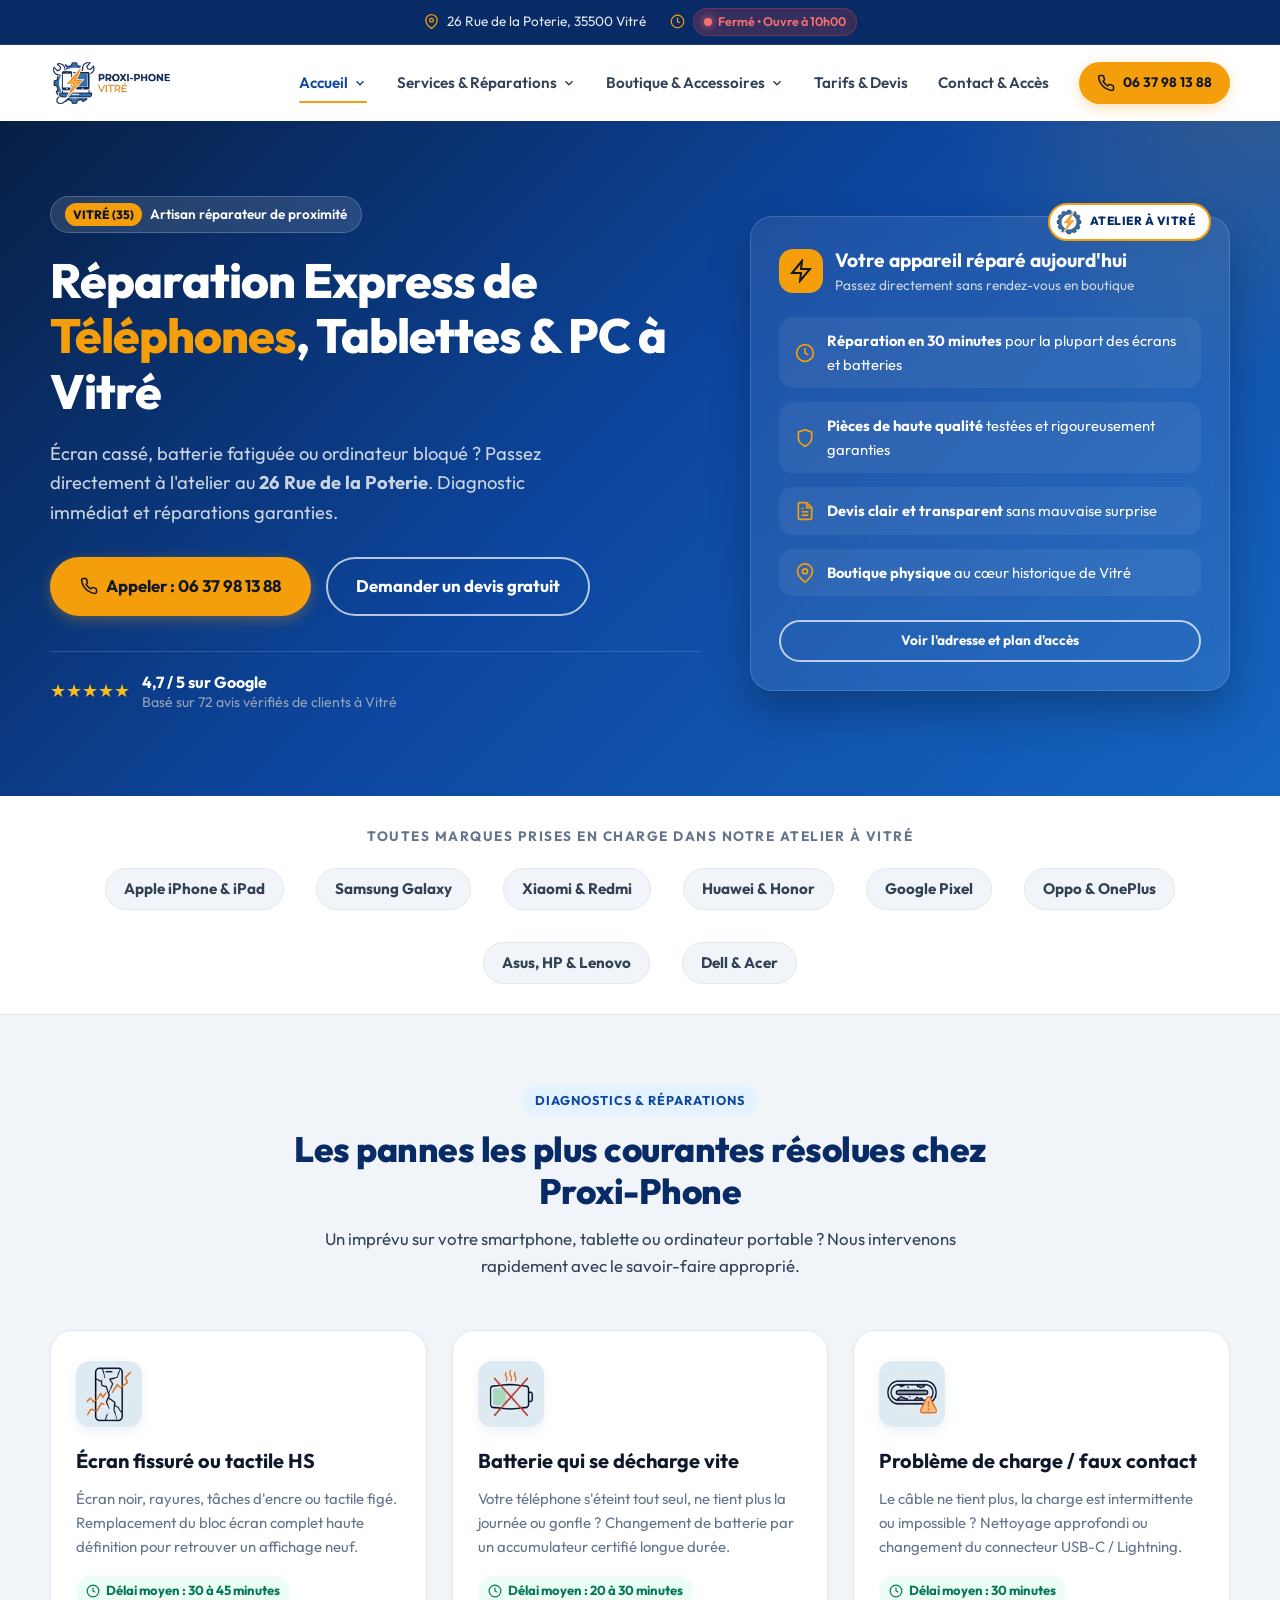
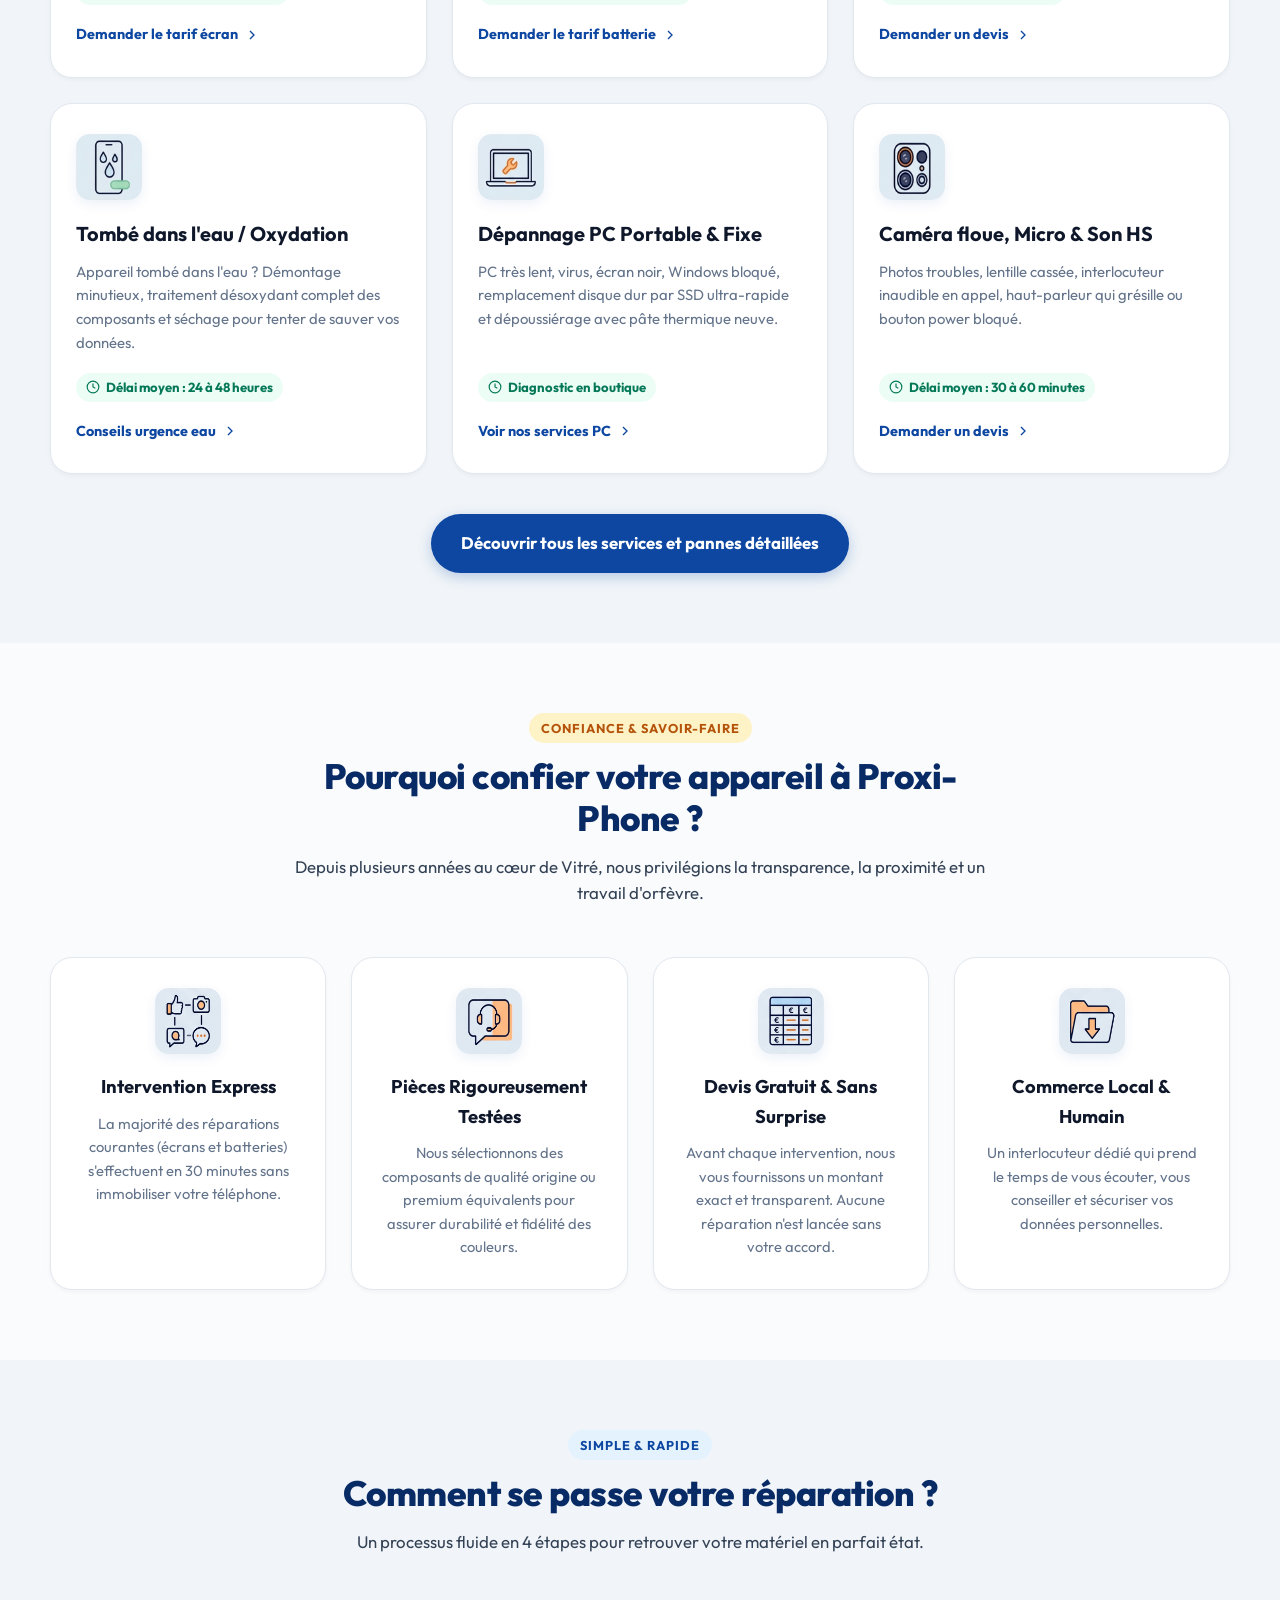
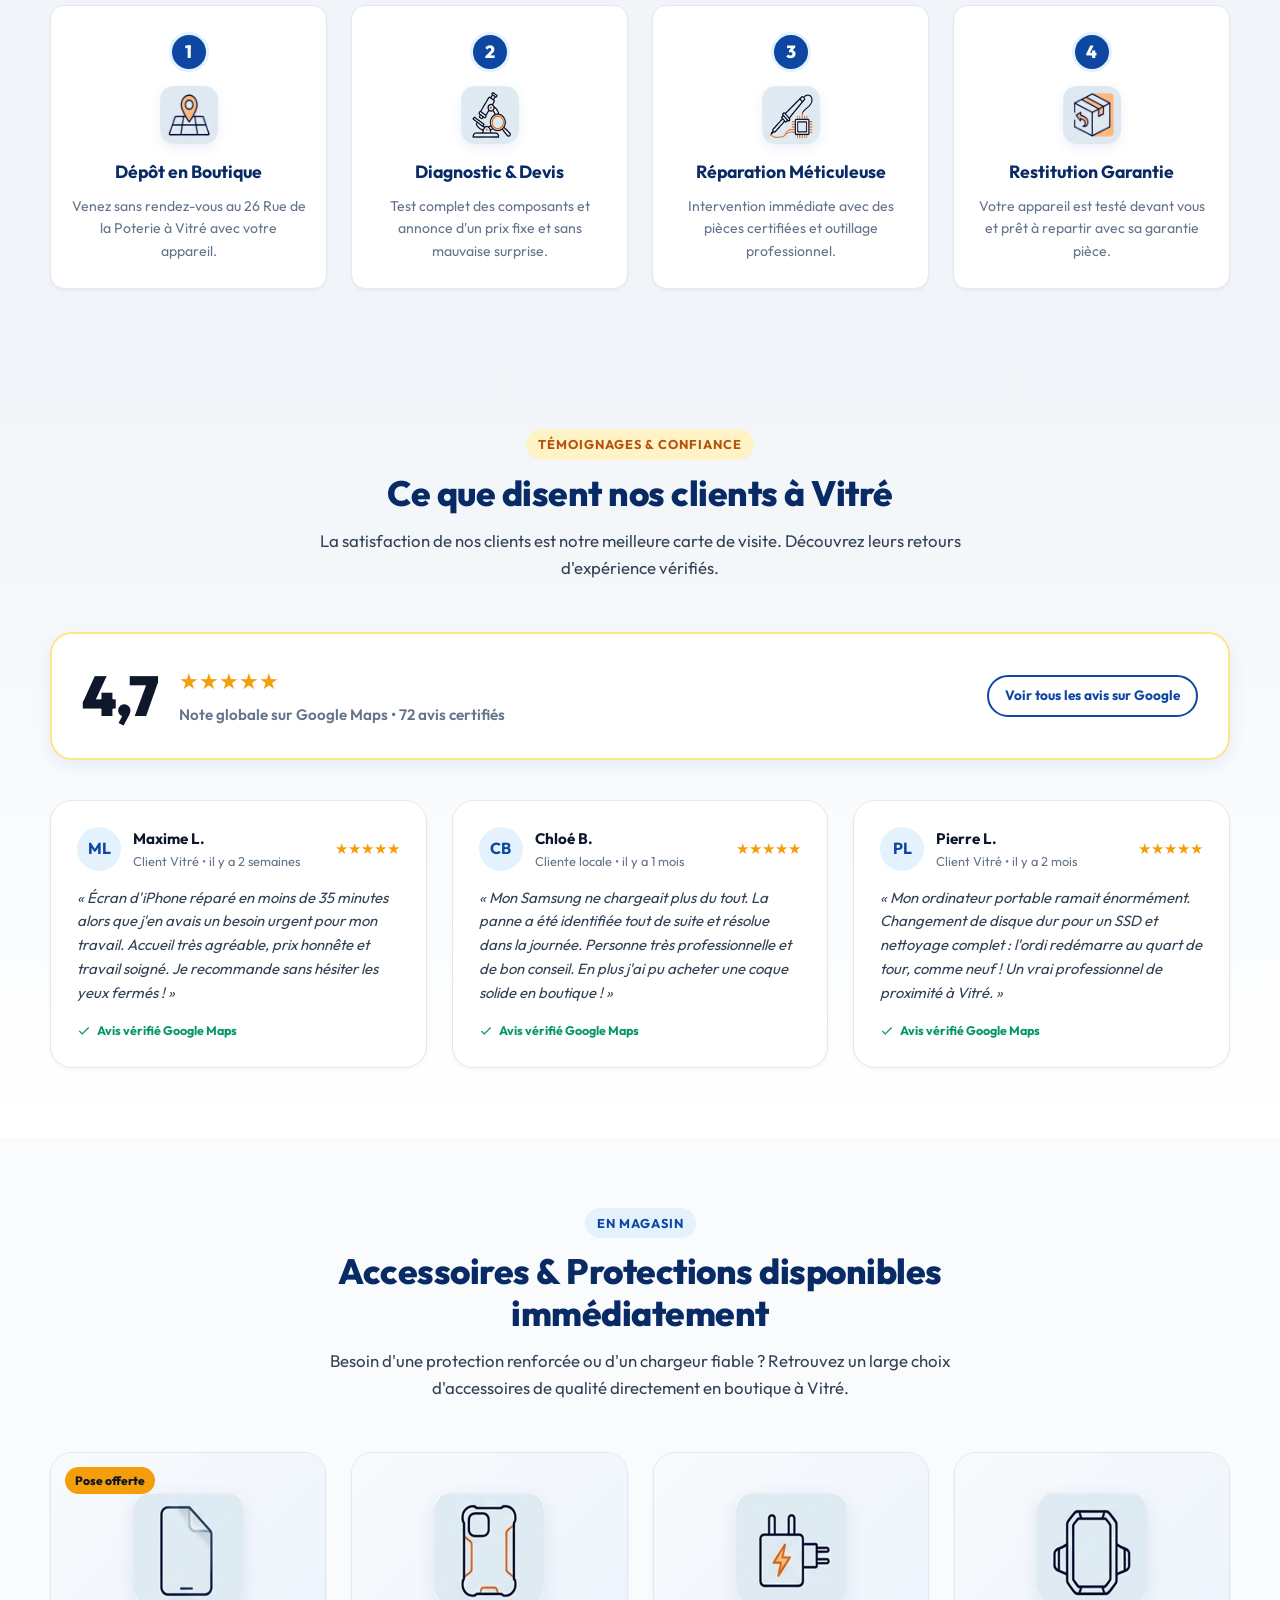
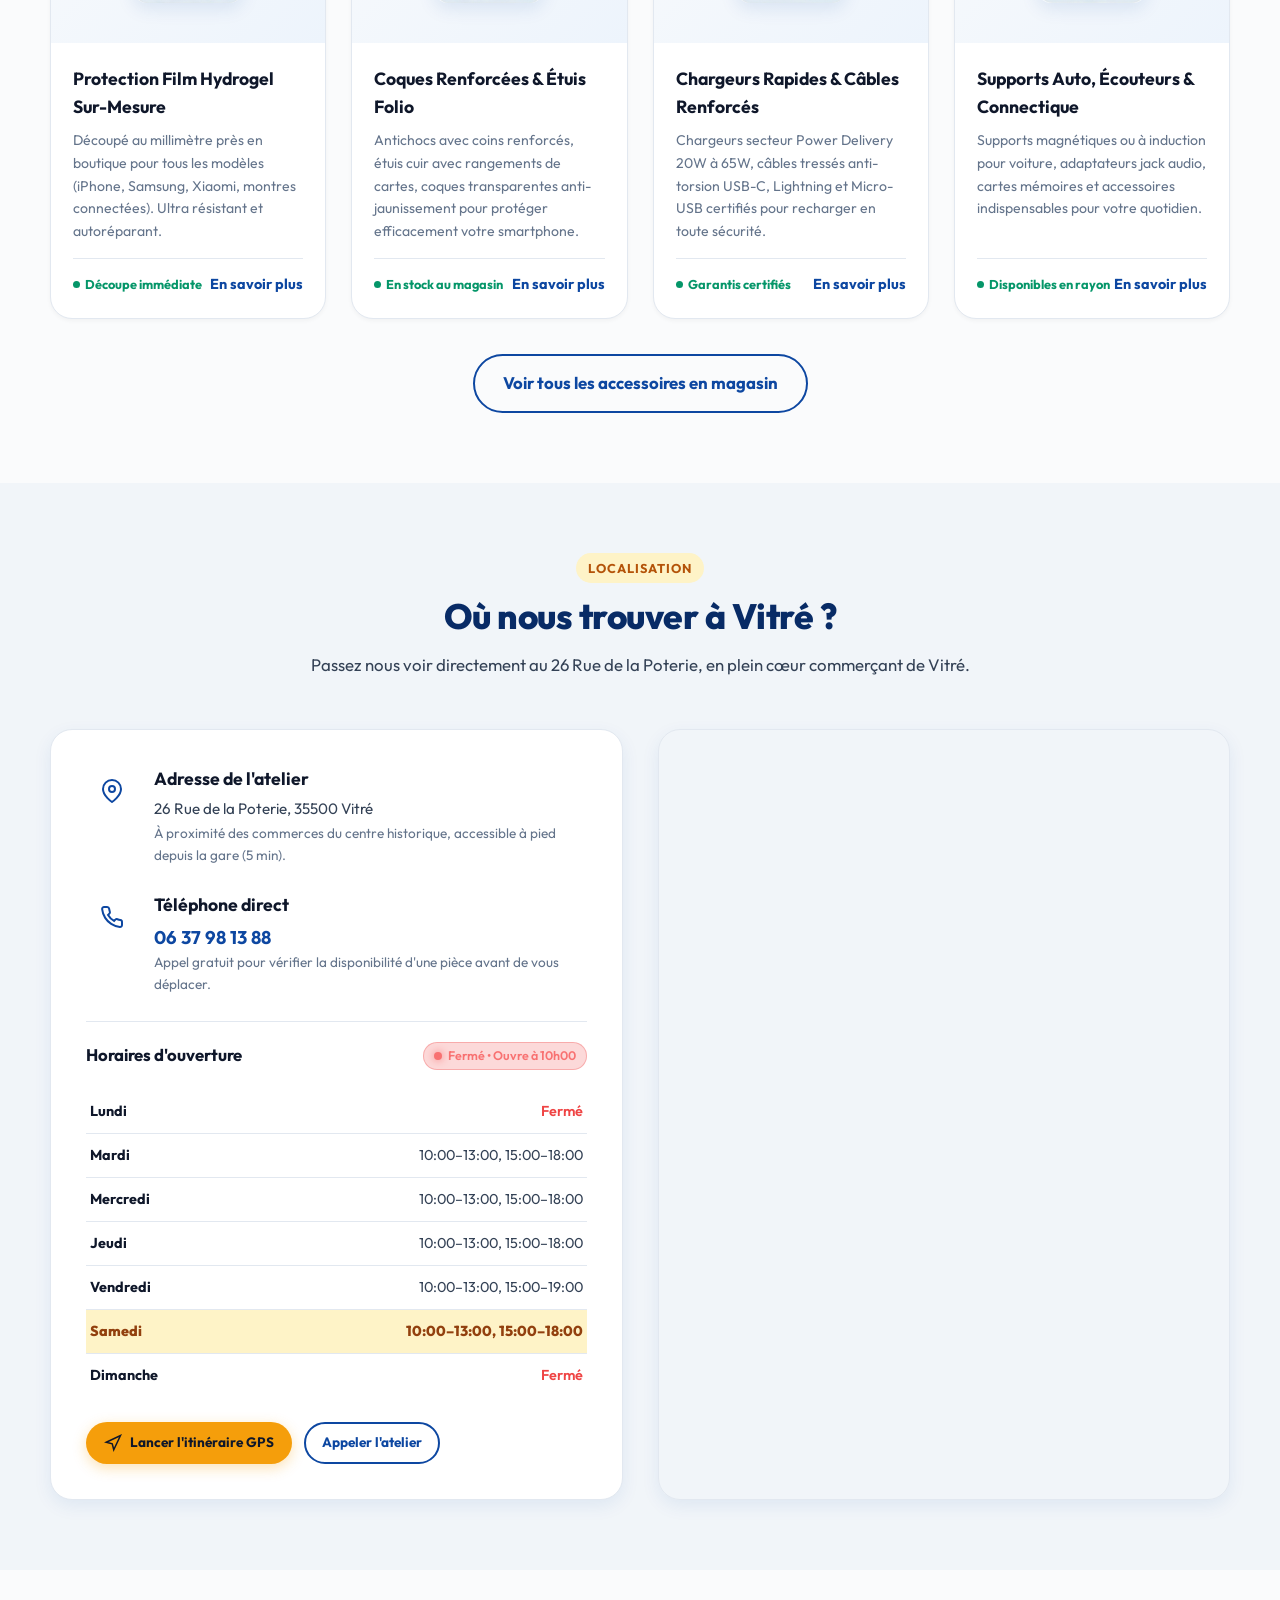
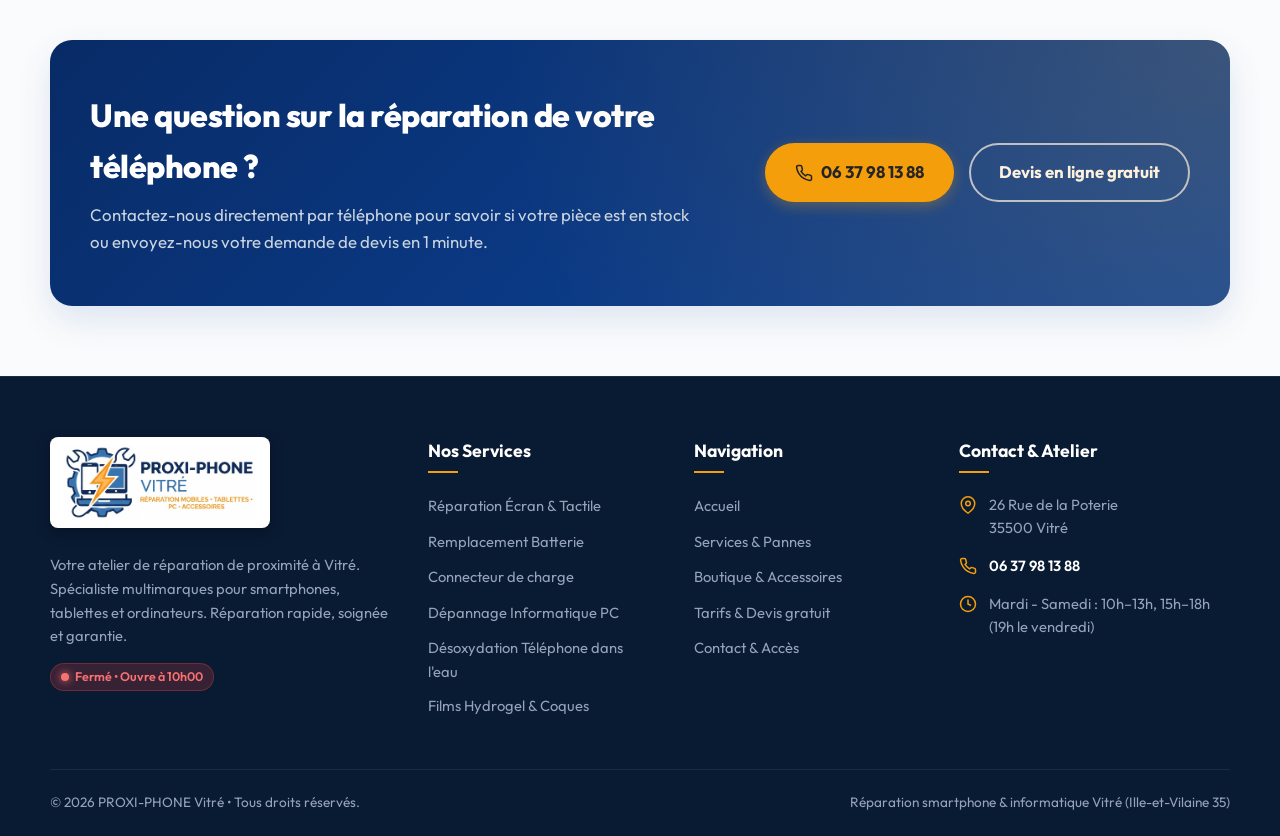
<file: index.html>
<!DOCTYPE html>
<html lang="fr">
<head>
  <meta charset="UTF-8">
  <meta name="viewport" content="width=device-width, initial-scale=1.0">
  <title>PROXI-PHONE Vitré | Réparation Téléphones, Tablettes & Ordinateurs (35500)</title>
  <meta name="description" content="Réparation express de smartphones, tablettes et ordinateurs à Vitré (35500). Écran cassé, batterie, dépannage PC. 26 Rue de la Poterie. Sans RDV • 4.7/5 sur Google.">
  <meta name="keywords" content="réparation téléphone vitré, réparateur iphone vitré, dépannage informatique vitré, changement écran samsung 35500, proxi phone vitré, accessoires téléphone vitré">
  
  <!-- Open Graph -->
  <meta property="og:title" content="PROXI-PHONE Vitré | Réparation Express Téléphones & PC">
  <meta property="og:description" content="Votre spécialiste réparation mobile, tablette et informatique au centre-ville de Vitré. Diagnostic rapide et pièces garanties.">
  <meta property="og:type" content="website">
  <meta property="og:locale" content="fr_FR">

  <!-- Polices Google -->
  <link rel="preconnect" href="https://fonts.googleapis.com">
  <link rel="preconnect" href="https://fonts.gstatic.com" crossorigin>
  <link href="https://fonts.googleapis.com/css2?family=Outfit:wght@400;500;600;700;800;900&display=swap" rel="stylesheet">

  <link rel="stylesheet" href="assets/css/style.css">
  <link rel="icon" type="image/png" href="assets/logo/favicon.png">
  <link rel="apple-touch-icon" href="assets/logo/favicon.png">

  <!-- Données structurées SEO Local Schema.org -->
  <script type="application/ld+json">
  {
    "@context": "https://schema.org",
    "@type": "ElectronicsRepairShop",
    "name": "PROXI-PHONE",
    "image": "assets/images/store-preview.png",
    "telephone": "0637981388",
    "address": {
      "@type": "PostalAddress",
      "streetAddress": "26 Rue de la Poterie",
      "addressLocality": "Vitré",
      "postalCode": "35500",
      "addressCountry": "FR"
    },
    "geo": {
      "@type": "GeoCoordinates",
      "latitude": 48.1251,
      "longitude": -1.2114
    },
    "aggregateRating": {
      "@type": "AggregateRating",
      "ratingValue": "4.7",
      "reviewCount": "72"
    },
    "openingHoursSpecification": [
      {
        "@type": "OpeningHoursSpecification",
        "dayOfWeek": ["Tuesday", "Wednesday", "Thursday", "Saturday"],
        "opens": "10:00",
        "closes": "13:00"
      },
      {
        "@type": "OpeningHoursSpecification",
        "dayOfWeek": ["Tuesday", "Wednesday", "Thursday", "Saturday"],
        "opens": "15:00",
        "closes": "18:00"
      },
      {
        "@type": "OpeningHoursSpecification",
        "dayOfWeek": ["Friday"],
        "opens": "10:00",
        "closes": "13:00"
      },
      {
        "@type": "OpeningHoursSpecification",
        "dayOfWeek": ["Friday"],
        "opens": "15:00",
        "closes": "19:00"
      }
    ]
  }
  </script>
</head>
<body>

  <!-- Top bar infos & statut dynamique -->
  <div class="topbar">
    <div class="container">
      <div class="topbar-info">
        <div class="topbar-item">
          <svg viewBox="0 0 24 24" fill="none" stroke="currentColor" stroke-width="2"><path d="M21 10c0 7-9 13-9 13s-9-6-9-13a9 9 0 0 1 18 0z"></path><circle cx="12" cy="10" r="3"></circle></svg>
          <span>26 Rue de la Poterie, 35500 Vitré</span>
        </div>
        <div class="topbar-item">
          <svg viewBox="0 0 24 24" fill="none" stroke="currentColor" stroke-width="2"><circle cx="12" cy="12" r="10"></circle><polyline points="12 6 12 12 16 14"></polyline></svg>
          <span class="status-badge closed"><span class="status-dot"></span><span>Calcul en cours...</span></span>
        </div>
      </div>
    </div>
  </div>

  <!-- Header & Navigation -->
  <header class="site-header">
    <div class="container">
      <div class="header-inner">
        <a href="index.html" class="logo" title="PROXI-PHONE Vitré - Accueil">
          <img src="assets/logo/logo-compact-horizontal.png" alt="PROXI-PHONE Vitré - Réparation Mobiles & PC" class="logo-header-img">
        </a>

        <nav class="main-nav">
          <ul class="nav-links">
            <li class="nav-item has-dropdown">
              <a href="index.html" class="nav-link active">
                <span>Accueil</span>
                <svg class="dropdown-chevron" viewBox="0 0 24 24" fill="none" stroke="currentColor"><polyline points="6 9 12 15 18 9"></polyline></svg>
              </a>
              <ul class="dropdown-menu">
                <li><a href="index.html" class="dropdown-item"><svg viewBox="0 0 24 24" fill="none" stroke="currentColor" stroke-width="2"><path d="M3 9l9-7 9 7v11a2 2 0 0 1-2 2H5a2 2 0 0 1-2-2z"></path><polyline points="9 22 9 12 15 12 15 22"></polyline></svg><span>Vue d'ensemble</span></a></li>
                <li><a href="index.html#pannes-courantes" class="dropdown-item"><svg viewBox="0 0 24 24" fill="none" stroke="currentColor" stroke-width="2"><circle cx="12" cy="12" r="10"></circle><polyline points="12 6 12 12 16 14"></polyline></svg><span>Pannes les plus courantes</span></a></li>
                <li><a href="index.html#pourquoi-proxi-phone" class="dropdown-item"><svg viewBox="0 0 24 24" fill="none" stroke="currentColor" stroke-width="2"><path d="M12 22s8-4 8-10V5l-8-3-8 3v7c0 6 8 10 8 10z"></path></svg><span>Pourquoi confier votre appareil</span></a></li>
              </ul>
            </li>

            <li class="nav-item has-dropdown">
              <a href="services.html" class="nav-link">
                <span>Services & Réparations</span>
                <svg class="dropdown-chevron" viewBox="0 0 24 24" fill="none" stroke="currentColor"><polyline points="6 9 12 15 18 9"></polyline></svg>
              </a>
              <ul class="dropdown-menu">
                <li><a href="services.html" class="dropdown-item"><svg viewBox="0 0 24 24" fill="none" stroke="currentColor" stroke-width="2"><polygon points="12 2 15.09 8.26 22 9.27 17 14.14 18.18 21.02 12 17.77 5.82 21.02 7 14.14 2 9.27 8.91 8.26 12 2"></polygon></svg><span>Tous nos services</span></a></li>
                <li><a href="services.html#reparation-smartphones" class="dropdown-item"><svg viewBox="0 0 24 24" fill="none" stroke="currentColor" stroke-width="2"><rect x="5" y="2" width="14" height="20" rx="2" ry="2"></rect><line x1="12" y1="18" x2="12.01" y2="18"></line></svg><span>Réparation Smartphone</span></a></li>
                <li><a href="services.html#reparation-tablettes" class="dropdown-item"><svg viewBox="0 0 24 24" fill="none" stroke="currentColor" stroke-width="2"><rect x="4" y="2" width="16" height="20" rx="2" ry="2"></rect><line x1="12" y1="18" x2="12.01" y2="18"></line></svg><span>Réparation iPad & Tablettes Android</span></a></li>
                <li><a href="services.html#depannage-informatique" class="dropdown-item"><svg viewBox="0 0 24 24" fill="none" stroke="currentColor" stroke-width="2"><rect x="2" y="3" width="20" height="14" rx="2" ry="2"></rect><line x1="8" y1="21" x2="16" y2="21"></line><line x1="12" y1="17" x2="12" y2="21"></line></svg><span>Dépannage Informatique (PC & Mac)</span></a></li>
              </ul>
            </li>

            <li class="nav-item has-dropdown">
              <a href="accessoires.html" class="nav-link">
                <span>Boutique & Accessoires</span>
                <svg class="dropdown-chevron" viewBox="0 0 24 24" fill="none" stroke="currentColor"><polyline points="6 9 12 15 18 9"></polyline></svg>
              </a>
              <ul class="dropdown-menu">
                <li><a href="accessoires.html" class="dropdown-item"><svg viewBox="0 0 24 24" fill="none" stroke="currentColor" stroke-width="2"><path d="M6 2L3 6v14a2 2 0 0 0 2 2h14a2 2 0 0 0 2-2V6l-3-4z"></path><line x1="3" y1="6" x2="21" y2="6"></line><path d="M16 10a4 4 0 0 1-8 0"></path></svg><span>Boutique en magasin</span></a></li>
                <li><a href="accessoires.html#gammes-accessoires" class="dropdown-item"><svg viewBox="0 0 24 24" fill="none" stroke="currentColor" stroke-width="2"><rect x="5" y="2" width="14" height="20" rx="2" ry="2"></rect><line x1="12" y1="18" x2="12.01" y2="18"></line></svg><span>Nos gammes d'accessoires disponibles</span></a></li>
                <li><a href="accessoires.html#avantages-boutique" class="dropdown-item"><svg viewBox="0 0 24 24" fill="none" stroke="currentColor" stroke-width="2"><polygon points="12 2 15.09 8.26 22 9.27 17 14.14 18.18 21.02 12 17.77 5.82 21.02 7 14.14 2 9.27 8.91 8.26 12 2"></polygon></svg><span>L'avantage d'acheter en boutique à Vitré</span></a></li>
              </ul>
            </li>

            <li class="nav-item"><a href="devis.html" class="nav-link">Tarifs & Devis</a></li>
            <li class="nav-item"><a href="contact.html" class="nav-link">Contact & Accès</a></li>
          </ul>

          <div class="header-cta-group">
            <a href="tel:0637981388" class="btn btn-accent btn-sm">
              <svg viewBox="0 0 24 24" fill="none" stroke="currentColor" stroke-width="2"><path d="M22 16.92v3a2 2 0 0 1-2.18 2 19.79 19.79 0 0 1-8.63-3.07 19.5 19.5 0 0 1-6-6 19.79 19.79 0 0 1-3.07-8.67A2 2 0 0 1 4.11 2h3a2 2 0 0 1 2 1.72 12.84 12.84 0 0 0 .7 2.81 2 2 0 0 1-.45 2.11L8.09 9.91a16 16 0 0 0 6 6l1.27-1.27a2 2 0 0 1 2.11-.45 12.84 12.84 0 0 0 2.81.7A2 2 0 0 1 22 16.92z"></path></svg>
              <span>06 37 98 13 88</span>
            </a>
            <button class="menu-toggle" aria-label="Menu principal">
              <svg width="24" height="24" viewBox="0 0 24 24" fill="none" stroke="currentColor" stroke-width="2"><line x1="3" y1="12" x2="21" y2="12"></line><line x1="3" y1="6" x2="21" y2="6"></line><line x1="3" y1="18" x2="21" y2="18"></line></svg>
            </button>
          </div>
        </nav>
      </div>
    </div>
  </header>

  <!-- HERO SECTION -->
  <section class="hero">
    <div class="container">
      <div class="hero-grid">
        <div class="hero-content">
          <div class="hero-badge-pill">
            <span class="pill-tag">VITRÉ (35)</span>
            <span>Artisan réparateur de proximité</span>
          </div>
          
          <h1 class="hero-title">
            Réparation Express de <span class="highlight">Téléphones</span>, Tablettes & PC à Vitré
          </h1>
          
          <p class="hero-subtitle">
            Écran cassé, batterie fatiguée ou ordinateur bloqué ? Passez directement à l'atelier au <strong>26 Rue de la Poterie</strong>. Diagnostic immédiat et réparations garanties.
          </p>

          <div class="hero-actions">
            <a href="tel:0637981388" class="btn btn-accent btn-lg">
              <svg viewBox="0 0 24 24" fill="none" stroke="currentColor" stroke-width="2"><path d="M22 16.92v3a2 2 0 0 1-2.18 2 19.79 19.79 0 0 1-8.63-3.07 19.5 19.5 0 0 1-6-6 19.79 19.79 0 0 1-3.07-8.67A2 2 0 0 1 4.11 2h3a2 2 0 0 1 2 1.72 12.84 12.84 0 0 0 .7 2.81 2 2 0 0 1-.45 2.11L8.09 9.91a16 16 0 0 0 6 6l1.27-1.27a2 2 0 0 1 2.11-.45 12.84 12.84 0 0 0 2.81.7A2 2 0 0 1 22 16.92z"></path></svg>
              <span>Appeler : 06 37 98 13 88</span>
            </a>
            <a href="devis.html" class="btn btn-outline-white btn-lg">
              Demander un devis gratuit
            </a>
          </div>

          <div class="hero-social-proof">
            <div class="google-review-badge">
              <div class="google-stars">★★★★★</div>
              <div class="google-text">
                <strong>4,7 / 5 sur Google</strong>
                <span>Basé sur 72 avis vérifiés de clients à Vitré</span>
              </div>
            </div>
          </div>
        </div>

        <!-- Carte droite mise en avant -->
        <div class="hero-card">
          <div class="hero-corner-badge">
            <img src="assets/logo/logo-icone-engrenage.png" alt="Proxi-Phone Vitré">
            <span>Atelier à Vitré</span>
          </div>
          <div class="hero-card-header">
            <div class="hero-card-icon">
              <svg viewBox="0 0 24 24" fill="none" stroke="currentColor" stroke-width="2"><polygon points="13 2 3 14 12 14 11 22 21 10 12 10 13 2"></polygon></svg>
            </div>
            <div>
              <h3>Votre appareil réparé aujourd'hui</h3>
              <p>Passez directement sans rendez-vous en boutique</p>
            </div>
          </div>

          <div class="hero-features-list">
            <div class="hero-feature-item">
              <svg viewBox="0 0 24 24" fill="none" stroke="currentColor" stroke-width="2"><circle cx="12" cy="12" r="10"></circle><polyline points="12 6 12 12 16 14"></polyline></svg>
              <div><strong>Réparation en 30 minutes</strong> pour la plupart des écrans et batteries</div>
            </div>
            <div class="hero-feature-item">
              <svg viewBox="0 0 24 24" fill="none" stroke="currentColor" stroke-width="2"><path d="M12 22s8-4 8-10V5l-8-3-8 3v7c0 6 8 10 8 10z"></path></svg>
              <div><strong>Pièces de haute qualité</strong> testées et rigoureusement garanties</div>
            </div>
            <div class="hero-feature-item">
              <svg viewBox="0 0 24 24" fill="none" stroke="currentColor" stroke-width="2"><path d="M14 2H6a2 2 0 0 0-2 2v16a2 2 0 0 0 2 2h12a2 2 0 0 0 2-2V8z"></path><polyline points="14 2 14 8 20 8"></polyline><line x1="16" y1="13" x2="8" y2="13"></line><line x1="16" y1="17" x2="8" y2="17"></line><polyline points="10 9 9 9 8 9"></polyline></svg>
              <div><strong>Devis clair et transparent</strong> sans mauvaise surprise</div>
            </div>
            <div class="hero-feature-item">
              <svg viewBox="0 0 24 24" fill="none" stroke="currentColor" stroke-width="2"><path d="M21 10c0 7-9 13-9 13s-9-6-9-13a9 9 0 0 1 18 0z"></path><circle cx="12" cy="10" r="3"></circle></svg>
              <div><strong>Boutique physique</strong> au cœur historique de Vitré</div>
            </div>
          </div>

          <div class="hero-card-footer">
            <a href="contact.html" class="btn btn-outline-white btn-sm" style="width:100%;">
              Voir l'adresse et plan d'accès
            </a>
          </div>
        </div>
      </div>
    </div>
  </section>

  <!-- BANDEAU DES MARQUES -->
  <section class="brands-section">
    <div class="container">
      <div class="brands-title">Toutes marques prises en charge dans notre atelier à Vitré</div>
      <div class="brands-list">
        <span class="brand-badge">Apple iPhone & iPad</span>
        <span class="brand-badge">Samsung Galaxy</span>
        <span class="brand-badge">Xiaomi & Redmi</span>
        <span class="brand-badge">Huawei & Honor</span>
        <span class="brand-badge">Google Pixel</span>
        <span class="brand-badge">Oppo & OnePlus</span>
        <span class="brand-badge">Asus, HP & Lenovo</span>
        <span class="brand-badge">Dell & Acer</span>
      </div>
    </div>
  </section>

  <!-- SECTION PANNES COURANTES -->
  <section class="section section-bg-light" id="pannes-courantes">
    <div class="container">
      <div class="section-header">
        <span class="section-tag">Diagnostics & Réparations</span>
        <h2 class="section-title">Les pannes les plus courantes résolues chez Proxi-Phone</h2>
        <p class="section-desc">Un imprévu sur votre smartphone, tablette ou ordinateur portable ? Nous intervenons rapidement avec le savoir-faire approprié.</p>
      </div>

      <div class="issues-grid">
        <!-- Écran cassé -->
        <div class="issue-card">
          <div class="issue-card-icon">
            <img src="assets/pictogrammes/picto-ecran-casse.png" alt="Écran fissuré ou tactile HS">
          </div>
          <h3>Écran fissuré ou tactile HS</h3>
          <p>Écran noir, rayures, tâches d'encre ou tactile figé. Remplacement du bloc écran complet haute définition pour retrouver un affichage neuf.</p>
          <div class="issue-card-delay">
            <svg viewBox="0 0 24 24" fill="none" stroke="currentColor" stroke-width="2"><circle cx="12" cy="12" r="10"></circle><polyline points="12 6 12 12 16 14"></polyline></svg>
            <span>Délai moyen : 30 à 45 minutes</span>
          </div>
          <a href="devis.html" class="issue-card-btn">
            Demander le tarif écran <svg viewBox="0 0 24 24" fill="none" stroke="currentColor" stroke-width="2"><polyline points="9 18 15 12 9 6"></polyline></svg>
          </a>
        </div>

        <!-- Batterie HS -->
        <div class="issue-card">
          <div class="issue-card-icon">
            <img src="assets/pictogrammes/picto-batterie.png" alt="Batterie qui se décharge vite">
          </div>
          <h3>Batterie qui se décharge vite</h3>
          <p>Votre téléphone s'éteint tout seul, ne tient plus la journée ou gonfle ? Changement de batterie par un accumulateur certifié longue durée.</p>
          <div class="issue-card-delay">
            <svg viewBox="0 0 24 24" fill="none" stroke="currentColor" stroke-width="2"><circle cx="12" cy="12" r="10"></circle><polyline points="12 6 12 12 16 14"></polyline></svg>
            <span>Délai moyen : 20 à 30 minutes</span>
          </div>
          <a href="devis.html" class="issue-card-btn">
            Demander le tarif batterie <svg viewBox="0 0 24 24" fill="none" stroke="currentColor" stroke-width="2"><polyline points="9 18 15 12 9 6"></polyline></svg>
          </a>
        </div>

        <!-- Connecteur de charge -->
        <div class="issue-card">
          <div class="issue-card-icon">
            <img src="assets/pictogrammes/picto-connecteur-charge.png" alt="Problème de charge / connecteur USB-C">
          </div>
          <h3>Problème de charge / faux contact</h3>
          <p>Le câble ne tient plus, la charge est intermittente ou impossible ? Nettoyage approfondi ou changement du connecteur USB-C / Lightning.</p>
          <div class="issue-card-delay">
            <svg viewBox="0 0 24 24" fill="none" stroke="currentColor" stroke-width="2"><circle cx="12" cy="12" r="10"></circle><polyline points="12 6 12 12 16 14"></polyline></svg>
            <span>Délai moyen : 30 minutes</span>
          </div>
          <a href="devis.html" class="issue-card-btn">
            Demander un devis <svg viewBox="0 0 24 24" fill="none" stroke="currentColor" stroke-width="2"><polyline points="9 18 15 12 9 6"></polyline></svg>
          </a>
        </div>

        <!-- Désoxydation liquide -->
        <div class="issue-card">
          <div class="issue-card-icon">
            <img src="assets/pictogrammes/picto-deoxydation-eau.png" alt="Tombé dans l'eau / Oxydation">
          </div>
          <h3>Tombé dans l'eau / Oxydation</h3>
          <p>Appareil tombé dans l'eau ? Démontage minutieux, traitement désoxydant complet des composants et séchage pour tenter de sauver vos données.</p>
          <div class="issue-card-delay">
            <svg viewBox="0 0 24 24" fill="none" stroke="currentColor" stroke-width="2"><circle cx="12" cy="12" r="10"></circle><polyline points="12 6 12 12 16 14"></polyline></svg>
            <span>Délai moyen : 24 à 48 heures</span>
          </div>
          <a href="services.html" class="issue-card-btn">
            Conseils urgence eau <svg viewBox="0 0 24 24" fill="none" stroke="currentColor" stroke-width="2"><polyline points="9 18 15 12 9 6"></polyline></svg>
          </a>
        </div>

        <!-- Dépannage PC & Ordinateurs -->
        <div class="issue-card">
          <div class="issue-card-icon">
            <img src="assets/pictogrammes/picto-reparation-pc.png" alt="Dépannage PC Portable & Fixe">
          </div>
          <h3>Dépannage PC Portable & Fixe</h3>
          <p>PC très lent, virus, écran noir, Windows bloqué, remplacement disque dur par SSD ultra-rapide et dépoussiérage avec pâte thermique neuve.</p>
          <div class="issue-card-delay">
            <svg viewBox="0 0 24 24" fill="none" stroke="currentColor" stroke-width="2"><circle cx="12" cy="12" r="10"></circle><polyline points="12 6 12 12 16 14"></polyline></svg>
            <span>Diagnostic en boutique</span>
          </div>
          <a href="services.html" class="issue-card-btn">
            Voir nos services PC <svg viewBox="0 0 24 24" fill="none" stroke="currentColor" stroke-width="2"><polyline points="9 18 15 12 9 6"></polyline></svg>
          </a>
        </div>

        <!-- Caméra, Audio & Boutons -->
        <div class="issue-card">
          <div class="issue-card-icon">
            <img src="assets/pictogrammes/picto-module-camera.png" alt="Caméra floue, Micro & Son HS">
          </div>
          <h3>Caméra floue, Micro & Son HS</h3>
          <p>Photos troubles, lentille cassée, interlocuteur inaudible en appel, haut-parleur qui grésille ou bouton power bloqué.</p>
          <div class="issue-card-delay">
            <svg viewBox="0 0 24 24" fill="none" stroke="currentColor" stroke-width="2"><circle cx="12" cy="12" r="10"></circle><polyline points="12 6 12 12 16 14"></polyline></svg>
            <span>Délai moyen : 30 à 60 minutes</span>
          </div>
          <a href="devis.html" class="issue-card-btn">
            Demander un devis <svg viewBox="0 0 24 24" fill="none" stroke="currentColor" stroke-width="2"><polyline points="9 18 15 12 9 6"></polyline></svg>
          </a>
        </div>
      </div>

      <div style="text-align:center; margin-top:40px;">
        <a href="services.html" class="btn btn-primary btn-lg">Découvrir tous les services et pannes détaillées</a>
      </div>
    </div>
  </section>

  <!-- POURQUOI NOUS CHOISIR -->
  <section class="section" id="pourquoi-proxi-phone">
    <div class="container">
      <div class="section-header">
        <span class="section-tag tag-accent">Confiance & Savoir-faire</span>
        <h2 class="section-title">Pourquoi confier votre appareil à Proxi-Phone ?</h2>
        <p class="section-desc">Depuis plusieurs années au cœur de Vitré, nous privilégions la transparence, la proximité et un travail d'orfèvre.</p>
      </div>

      <div class="why-us-grid">
        <div class="feature-box">
          <div class="feature-box-icon">
            <img src="assets/pictogrammes/picto-site-express.png" alt="Intervention Express 30 min">
          </div>
          <h3>Intervention Express</h3>
          <p>La majorité des réparations courantes (écrans et batteries) s'effectuent en 30 minutes sans immobiliser votre téléphone.</p>
        </div>

        <div class="feature-box">
          <div class="feature-box-icon">
            <img src="assets/pictogrammes/picto-site-qualite.png" alt="Pièces certifiées haute qualité">
          </div>
          <h3>Pièces Rigoureusement Testées</h3>
          <p>Nous sélectionnons des composants de qualité origine ou premium équivalents pour assurer durabilité et fidélité des couleurs.</p>
        </div>

        <div class="feature-box">
          <div class="feature-box-icon">
            <img src="assets/pictogrammes/picto-site-tarifs.png" alt="Devis Gratuit & Sans Surprise">
          </div>
          <h3>Devis Gratuit & Sans Surprise</h3>
          <p>Avant chaque intervention, nous vous fournissons un montant exact et transparent. Aucune réparation n'est lancée sans votre accord.</p>
        </div>

        <div class="feature-box">
          <div class="feature-box-icon">
            <img src="assets/pictogrammes/picto-site-technicien.png" alt="Artisan réparateur local">
          </div>
          <h3>Commerce Local & Humain</h3>
          <p>Un interlocuteur dédié qui prend le temps de vous écouter, vous conseiller et sécuriser vos données personnelles.</p>
        </div>
      </div>
    </div>
  </section>

  <!-- PROCESSUS EN 4 ÉTAPES -->
  <section class="section section-bg-light">
    <div class="container">
      <div class="section-header">
        <span class="section-tag">Simple & Rapide</span>
        <h2 class="section-title">Comment se passe votre réparation ?</h2>
        <p class="section-desc">Un processus fluide en 4 étapes pour retrouver votre matériel en parfait état.</p>
      </div>

      <div class="steps-container">
        <div class="step-card">
          <div class="step-number">1</div>
          <div class="step-card-picto">
            <img src="assets/pictogrammes/picto-site-localisation.png" alt="Dépôt en boutique Vitré">
          </div>
          <h4>Dépôt en Boutique</h4>
          <p>Venez sans rendez-vous au 26 Rue de la Poterie à Vitré avec votre appareil.</p>
        </div>

        <div class="step-card">
          <div class="step-number">2</div>
          <div class="step-card-picto">
            <img src="assets/pictogrammes/picto-diagnostic.png" alt="Diagnostic & Devis immédiat">
          </div>
          <h4>Diagnostic & Devis</h4>
          <p>Test complet des composants et annonce d'un prix fixe et sans mauvaise surprise.</p>
        </div>

        <div class="step-card">
          <div class="step-number">3</div>
          <div class="step-card-picto">
            <img src="assets/pictogrammes/picto-microsoudure.png" alt="Réparation méticuleuse">
          </div>
          <h4>Réparation Méticuleuse</h4>
          <p>Intervention immédiate avec des pièces certifiées et outillage professionnel.</p>
        </div>

        <div class="step-card">
          <div class="step-number">4</div>
          <div class="step-card-picto">
            <img src="assets/pictogrammes/picto-site-garantie.png" alt="Restitution garantie">
          </div>
          <h4>Restitution Garantie</h4>
          <p>Votre appareil est testé devant vous et prêt à repartir avec sa garantie pièce.</p>
        </div>
      </div>
    </div>
  </section>

  <!-- SECTION AVIS GOOGLE -->
  <section class="section reviews-section">
    <div class="container">
      <div class="section-header">
        <span class="section-tag tag-accent">Témoignages & Confiance</span>
        <h2 class="section-title">Ce que disent nos clients à Vitré</h2>
        <p class="section-desc">La satisfaction de nos clients est notre meilleure carte de visite. Découvrez leurs retours d'expérience vérifiés.</p>
      </div>

      <!-- Résumé note Google -->
      <div class="reviews-summary-card">
        <div class="rating-big-box">
          <div class="rating-score">4,7</div>
          <div class="rating-stars-group">
            <div class="stars">★★★★★</div>
            <div class="rating-count">Note globale sur Google Maps • 72 avis certifiés</div>
          </div>
        </div>
        <div>
          <a href="https://maps.google.com/?cid=vitre" target="_blank" rel="noopener" class="btn btn-outline btn-sm">
            Voir tous les avis sur Google
          </a>
        </div>
      </div>

      <!-- Grille d'avis -->
      <div class="reviews-grid">
        <div class="review-card">
          <div>
            <div class="review-header">
              <div class="reviewer-info">
                <div class="reviewer-avatar">ML</div>
                <div>
                  <div class="reviewer-name">Maxime L.</div>
                  <div class="reviewer-date">Client Vitré • il y a 2 semaines</div>
                </div>
              </div>
              <div class="review-stars">★★★★★</div>
            </div>
            <p class="review-body">
              « Écran d'iPhone réparé en moins de 35 minutes alors que j'en avais un besoin urgent pour mon travail. Accueil très agréable, prix honnête et travail soigné. Je recommande sans hésiter les yeux fermés ! »
            </p>
          </div>
          <div class="review-badge-verified">
            <svg viewBox="0 0 24 24" fill="none" stroke="currentColor" stroke-width="2"><polyline points="20 6 9 17 4 12"></polyline></svg>
            <span>Avis vérifié Google Maps</span>
          </div>
        </div>

        <div class="review-card">
          <div>
            <div class="review-header">
              <div class="reviewer-info">
                <div class="reviewer-avatar">CB</div>
                <div>
                  <div class="reviewer-name">Chloé B.</div>
                  <div class="reviewer-date">Cliente locale • il y a 1 mois</div>
                </div>
              </div>
              <div class="review-stars">★★★★★</div>
            </div>
            <p class="review-body">
              « Mon Samsung ne chargeait plus du tout. La panne a été identifiée tout de suite et résolue dans la journée. Personne très professionnelle et de bon conseil. En plus j'ai pu acheter une coque solide en boutique ! »
            </p>
          </div>
          <div class="review-badge-verified">
            <svg viewBox="0 0 24 24" fill="none" stroke="currentColor" stroke-width="2"><polyline points="20 6 9 17 4 12"></polyline></svg>
            <span>Avis vérifié Google Maps</span>
          </div>
        </div>

        <div class="review-card">
          <div>
            <div class="review-header">
              <div class="reviewer-info">
                <div class="reviewer-avatar">PL</div>
                <div>
                  <div class="reviewer-name">Pierre L.</div>
                  <div class="reviewer-date">Client Vitré • il y a 2 mois</div>
                </div>
              </div>
              <div class="review-stars">★★★★★</div>
            </div>
            <p class="review-body">
              « Mon ordinateur portable ramait énormément. Changement de disque dur pour un SSD et nettoyage complet : l'ordi redémarre au quart de tour, comme neuf ! Un vrai professionnel de proximité à Vitré. »
            </p>
          </div>
          <div class="review-badge-verified">
            <svg viewBox="0 0 24 24" fill="none" stroke="currentColor" stroke-width="2"><polyline points="20 6 9 17 4 12"></polyline></svg>
            <span>Avis vérifié Google Maps</span>
          </div>
        </div>
      </div>
    </div>
  </section>

  <!-- APERÇU BOUTIQUE ACCESSOIRES -->
  <section class="section">
    <div class="container">
      <div class="section-header">
        <span class="section-tag">En Magasin</span>
        <h2 class="section-title">Accessoires & Protections disponibles immédiatement</h2>
        <p class="section-desc">Besoin d'une protection renforcée ou d'un chargeur fiable ? Retrouvez un large choix d'accessoires de qualité directement en boutique à Vitré.</p>
      </div>

      <div class="shop-preview-grid">
        <div class="product-item">
          <div class="product-image-container">
            <span class="product-badge-flag">Pose offerte</span>
            <img src="assets/pictogrammes/picto-film-hydrogel.png" alt="Protection Film Hydrogel Sur-Mesure">
          </div>
          <div class="product-details">
            <h4>Protection Film Hydrogel Sur-Mesure</h4>
            <p>Découpé au millimètre près en boutique pour tous les modèles (iPhone, Samsung, Xiaomi, montres connectées). Ultra résistant et autoréparant.</p>
            <div class="product-footer">
              <span class="product-availability">Découpe immédiate</span>
              <a href="accessoires.html" class="issue-card-btn">En savoir plus</a>
            </div>
          </div>
        </div>

        <div class="product-item">
          <div class="product-image-container">
            <img src="assets/pictogrammes/picto-coque-antichoc.png" alt="Coques Renforcées & Étuis Folio">
          </div>
          <div class="product-details">
            <h4>Coques Renforcées & Étuis Folio</h4>
            <p>Antichocs avec coins renforcés, étuis cuir avec rangements de cartes, coques transparentes anti-jaunissement pour protéger efficacement votre smartphone.</p>
            <div class="product-footer">
              <span class="product-availability">En stock au magasin</span>
              <a href="accessoires.html" class="issue-card-btn">En savoir plus</a>
            </div>
          </div>
        </div>

        <div class="product-item">
          <div class="product-image-container">
            <img src="assets/pictogrammes/picto-bloc-charge.png" alt="Chargeurs Rapides & Câbles Renforcés">
          </div>
          <div class="product-details">
            <h4>Chargeurs Rapides & Câbles Renforcés</h4>
            <p>Chargeurs secteur Power Delivery 20W à 65W, câbles tressés anti-torsion USB-C, Lightning et Micro-USB certifiés pour recharger en toute sécurité.</p>
            <div class="product-footer">
              <span class="product-availability">Garantis certifiés</span>
              <a href="accessoires.html" class="issue-card-btn">En savoir plus</a>
            </div>
          </div>
        </div>

        <div class="product-item">
          <div class="product-image-container">
            <img src="assets/pictogrammes/picto-support-voiture.png" alt="Supports Auto, Écouteurs & Connectique">
          </div>
          <div class="product-details">
            <h4>Supports Auto, Écouteurs & Connectique</h4>
            <p>Supports magnétiques ou à induction pour voiture, adaptateurs jack audio, cartes mémoires et accessoires indispensables pour votre quotidien.</p>
            <div class="product-footer">
              <span class="product-availability">Disponibles en rayon</span>
              <a href="accessoires.html" class="issue-card-btn">En savoir plus</a>
            </div>
          </div>
        </div>
      </div>

      <div style="text-align:center; margin-top:35px;">
        <a href="accessoires.html" class="btn btn-outline btn-lg">Voir tous les accessoires en magasin</a>
      </div>
    </div>
  </section>

  <!-- HORAIRES, ACCÈS & PLAN -->
  <section class="section section-bg-light" id="acces">
    <div class="container">
      <div class="section-header">
        <span class="section-tag tag-accent">Localisation</span>
        <h2 class="section-title">Où nous trouver à Vitré ?</h2>
        <p class="section-desc">Passez nous voir directement au 26 Rue de la Poterie, en plein cœur commerçant de Vitré.</p>
      </div>

      <div class="access-grid">
        <!-- Informations & Horaires -->
        <div class="access-info-card">
          <div class="access-header-item">
            <div class="access-icon">
              <svg viewBox="0 0 24 24" fill="none" stroke="currentColor" stroke-width="2"><path d="M21 10c0 7-9 13-9 13s-9-6-9-13a9 9 0 0 1 18 0z"></path><circle cx="12" cy="10" r="3"></circle></svg>
            </div>
            <div class="access-text">
              <h4>Adresse de l'atelier</h4>
              <p>26 Rue de la Poterie, 35500 Vitré</p>
              <p style="font-size:0.85rem; color:#64748b; margin-top:2px;">À proximité des commerces du centre historique, accessible à pied depuis la gare (5 min).</p>
            </div>
          </div>

          <div class="access-header-item">
            <div class="access-icon">
              <svg viewBox="0 0 24 24" fill="none" stroke="currentColor" stroke-width="2"><path d="M22 16.92v3a2 2 0 0 1-2.18 2 19.79 19.79 0 0 1-8.63-3.07 19.5 19.5 0 0 1-6-6 19.79 19.79 0 0 1-3.07-8.67A2 2 0 0 1 4.11 2h3a2 2 0 0 1 2 1.72 12.84 12.84 0 0 0 .7 2.81 2 2 0 0 1-.45 2.11L8.09 9.91a16 16 0 0 0 6 6l1.27-1.27a2 2 0 0 1 2.11-.45 12.84 12.84 0 0 0 2.81.7A2 2 0 0 1 22 16.92z"></path></svg>
            </div>
            <div class="access-text">
              <h4>Téléphone direct</h4>
              <p><a href="tel:0637981388" style="color:var(--primary); font-weight:700; font-size:1.15rem;">06 37 98 13 88</a></p>
              <p style="font-size:0.85rem; color:#64748b;">Appel gratuit pour vérifier la disponibilité d'une pièce avant de vous déplacer.</p>
            </div>
          </div>

          <div style="margin-top:25px; padding-top:20px; border-top:1px solid var(--border);">
            <div style="display:flex; justify-content:space-between; align-items:center; margin-bottom:12px;">
              <h4 style="font-size:1.05rem; font-weight:700;">Horaires d'ouverture</h4>
              <span class="status-badge closed"><span class="status-dot"></span><span>Statut en direct</span></span>
            </div>

            <table class="hours-table">
              <tbody>
                <tr data-day="1">
                  <td class="day">Lundi</td>
                  <td class="time"><span style="color:#ef4444; font-weight:600;">Fermé</span></td>
                </tr>
                <tr data-day="2">
                  <td class="day">Mardi</td>
                  <td class="time">10:00–13:00, 15:00–18:00</td>
                </tr>
                <tr data-day="3">
                  <td class="day">Mercredi</td>
                  <td class="time">10:00–13:00, 15:00–18:00</td>
                </tr>
                <tr data-day="4">
                  <td class="day">Jeudi</td>
                  <td class="time">10:00–13:00, 15:00–18:00</td>
                </tr>
                <tr data-day="5">
                  <td class="day">Vendredi</td>
                  <td class="time">10:00–13:00, 15:00–19:00</td>
                </tr>
                <tr data-day="6">
                  <td class="day">Samedi</td>
                  <td class="time">10:00–13:00, 15:00–18:00</td>
                </tr>
                <tr data-day="0">
                  <td class="day">Dimanche</td>
                  <td class="time"><span style="color:#ef4444; font-weight:600;">Fermé</span></td>
                </tr>
              </tbody>
            </table>

            <div style="display:flex; gap:12px; flex-wrap:wrap; margin-top:20px;">
              <a href="https://maps.google.com/?q=26+Rue+de+la+Poterie+35500+Vitr%C3%A9" target="_blank" rel="noopener" class="btn btn-accent btn-sm">
                <svg viewBox="0 0 24 24" fill="none" stroke="currentColor" stroke-width="2"><polygon points="3 11 22 2 13 21 11 13 3 11"></polygon></svg>
                Lancer l'itinéraire GPS
              </a>
              <a href="tel:0637981388" class="btn btn-outline btn-sm">
                Appeler l'atelier
              </a>
            </div>
          </div>
        </div>

        <!-- Carte Google Maps interactive -->
        <div class="map-container">
          <iframe 
            src="https://www.google.com/maps/embed?pb=!1m18!1m12!1m3!1d2662.9109040316447!2d-1.2136006236611295!3d48.1251918520337!2m3!1f0!2f0!3f0!3m2!1i1024!2i768!4f13.1!3m3!1m2!1s0x480bf139ebf8f01b%3A0xc3b9560f38f7e6f6!2s26%20Rue%20de%20la%20Poterie%2C%2035500%20Vitr%C3%A9!5e0!3m2!1sfr!2sfr!4v1710000000000!5m2!1sfr!2sfr" 
            title="Localisation PROXI-PHONE Vitré"
            loading="lazy" 
            referrerpolicy="no-referrer-when-downgrade">
          </iframe>
        </div>
      </div>
    </div>
  </section>

  <!-- BANNIÈRE CALL TO ACTION FINAL -->
  <section class="section">
    <div class="container">
      <div class="cta-banner">
        <div class="cta-content">
          <h2>Une question sur la réparation de votre téléphone ?</h2>
          <p>Contactez-nous directement par téléphone pour savoir si votre pièce est en stock ou envoyez-nous votre demande de devis en 1 minute.</p>
        </div>
        <div class="cta-actions">
          <a href="tel:0637981388" class="btn btn-accent btn-lg">
            <svg viewBox="0 0 24 24" fill="none" stroke="currentColor" stroke-width="2"><path d="M22 16.92v3a2 2 0 0 1-2.18 2 19.79 19.79 0 0 1-8.63-3.07 19.5 19.5 0 0 1-6-6 19.79 19.79 0 0 1-3.07-8.67A2 2 0 0 1 4.11 2h3a2 2 0 0 1 2 1.72 12.84 12.84 0 0 0 .7 2.81 2 2 0 0 1-.45 2.11L8.09 9.91a16 16 0 0 0 6 6l1.27-1.27a2 2 0 0 1 2.11-.45 12.84 12.84 0 0 0 2.81.7A2 2 0 0 1 22 16.92z"></path></svg>
            06 37 98 13 88
          </a>
          <a href="devis.html" class="btn btn-outline-white btn-lg">
            Devis en ligne gratuit
          </a>
        </div>
      </div>
    </div>
  </section>

  <!-- FOOTER -->
  <footer class="site-footer">
    <div class="container">
      <div class="footer-grid">
        <!-- Col 1 : À propos -->
        <div class="footer-col">
          <a href="index.html" class="footer-logo" title="PROXI-PHONE Vitré">
            <img src="assets/logo/logo-complet-blanc.png" alt="PROXI-PHONE Vitré - Réparation Mobiles & PC" class="footer-logo-img">
          </a>
          <p>
            Votre atelier de réparation de proximité à Vitré. Spécialiste multimarques pour smartphones, tablettes et ordinateurs. Réparation rapide, soignée et garantie.
          </p>
          <div class="status-badge closed"><span class="status-dot"></span><span>Statut en direct</span></div>
        </div>

        <!-- Col 2 : Services -->
        <div class="footer-col">
          <h4>Nos Services</h4>
          <ul class="footer-links">
            <li><a href="services.html">Réparation Écran & Tactile</a></li>
            <li><a href="services.html">Remplacement Batterie</a></li>
            <li><a href="services.html">Connecteur de charge</a></li>
            <li><a href="services.html">Dépannage Informatique PC</a></li>
            <li><a href="services.html">Désoxydation Téléphone dans l'eau</a></li>
            <li><a href="accessoires.html">Films Hydrogel & Coques</a></li>
          </ul>
        </div>

        <!-- Col 3 : Navigation -->
        <div class="footer-col">
          <h4>Navigation</h4>
          <ul class="footer-links">
            <li><a href="index.html">Accueil</a></li>
            <li><a href="services.html">Services & Pannes</a></li>
            <li><a href="accessoires.html">Boutique & Accessoires</a></li>
            <li><a href="devis.html">Tarifs & Devis gratuit</a></li>
            <li><a href="contact.html">Contact & Accès</a></li>
          </ul>
        </div>

        <!-- Col 4 : Contact direct -->
        <div class="footer-col">
          <h4>Contact & Atelier</h4>
          <div class="footer-contact-item">
            <svg viewBox="0 0 24 24" fill="none" stroke="currentColor" stroke-width="2"><path d="M21 10c0 7-9 13-9 13s-9-6-9-13a9 9 0 0 1 18 0z"></path><circle cx="12" cy="10" r="3"></circle></svg>
            <span>26 Rue de la Poterie<br>35500 Vitré</span>
          </div>
          <div class="footer-contact-item">
            <svg viewBox="0 0 24 24" fill="none" stroke="currentColor" stroke-width="2"><path d="M22 16.92v3a2 2 0 0 1-2.18 2 19.79 19.79 0 0 1-8.63-3.07 19.5 19.5 0 0 1-6-6 19.79 19.79 0 0 1-3.07-8.67A2 2 0 0 1 4.11 2h3a2 2 0 0 1 2 1.72 12.84 12.84 0 0 0 .7 2.81 2 2 0 0 1-.45 2.11L8.09 9.91a16 16 0 0 0 6 6l1.27-1.27a2 2 0 0 1 2.11-.45 12.84 12.84 0 0 0 2.81.7A2 2 0 0 1 22 16.92z"></path></svg>
            <a href="tel:0637981388">06 37 98 13 88</a>
          </div>
          <div class="footer-contact-item">
            <svg viewBox="0 0 24 24" fill="none" stroke="currentColor" stroke-width="2"><circle cx="12" cy="12" r="10"></circle><polyline points="12 6 12 12 16 14"></polyline></svg>
            <span>Mardi - Samedi : 10h–13h, 15h–18h (19h le vendredi)</span>
          </div>
        </div>
      </div>

      <div class="footer-bottom">
        <div>
          &copy; 2026 PROXI-PHONE Vitré • Tous droits réservés.
        </div>
        <div class="footer-bottom-links">
          <span>Réparation smartphone & informatique Vitré (Ille-et-Vilaine 35)</span>
        </div>
      </div>
    </div>
  </footer>

  <!-- BOUTON RETOUR EN HAUT -->
  <button class="scroll-top-btn" aria-label="Remonter en haut de page">
    <svg width="22" height="22" viewBox="0 0 24 24" fill="none" stroke="currentColor" stroke-width="2.5"><polyline points="18 15 12 9 6 15"></polyline></svg>
  </button>

  <!-- BARRE STICKY CONVERSION MOBILE (Click to Call & Itinéraire) -->
  <div class="mobile-sticky-bar">
    <div class="mobile-sticky-inner">
      <a href="tel:0637981388" class="btn btn-accent btn-sm">
        <svg viewBox="0 0 24 24" fill="none" stroke="currentColor" stroke-width="2"><path d="M22 16.92v3a2 2 0 0 1-2.18 2 19.79 19.79 0 0 1-8.63-3.07 19.5 19.5 0 0 1-6-6 19.79 19.79 0 0 1-3.07-8.67A2 2 0 0 1 4.11 2h3a2 2 0 0 1 2 1.72 12.84 12.84 0 0 0 .7 2.81 2 2 0 0 1-.45 2.11L8.09 9.91a16 16 0 0 0 6 6l1.27-1.27a2 2 0 0 1 2.11-.45 12.84 12.84 0 0 0 2.81.7A2 2 0 0 1 22 16.92z"></path></svg>
        Appeler l'atelier
      </a>
      <a href="https://maps.google.com/?q=26+Rue+de+la+Poterie+35500+Vitr%C3%A9" target="_blank" rel="noopener" class="btn btn-primary btn-sm">
        <svg viewBox="0 0 24 24" fill="none" stroke="currentColor" stroke-width="2"><polygon points="3 11 22 2 13 21 11 13 3 11"></polygon></svg>
        Itinéraire
      </a>
    </div>
  </div>

  <script src="assets/js/main.js"></script>
</body>
</html>
</file>
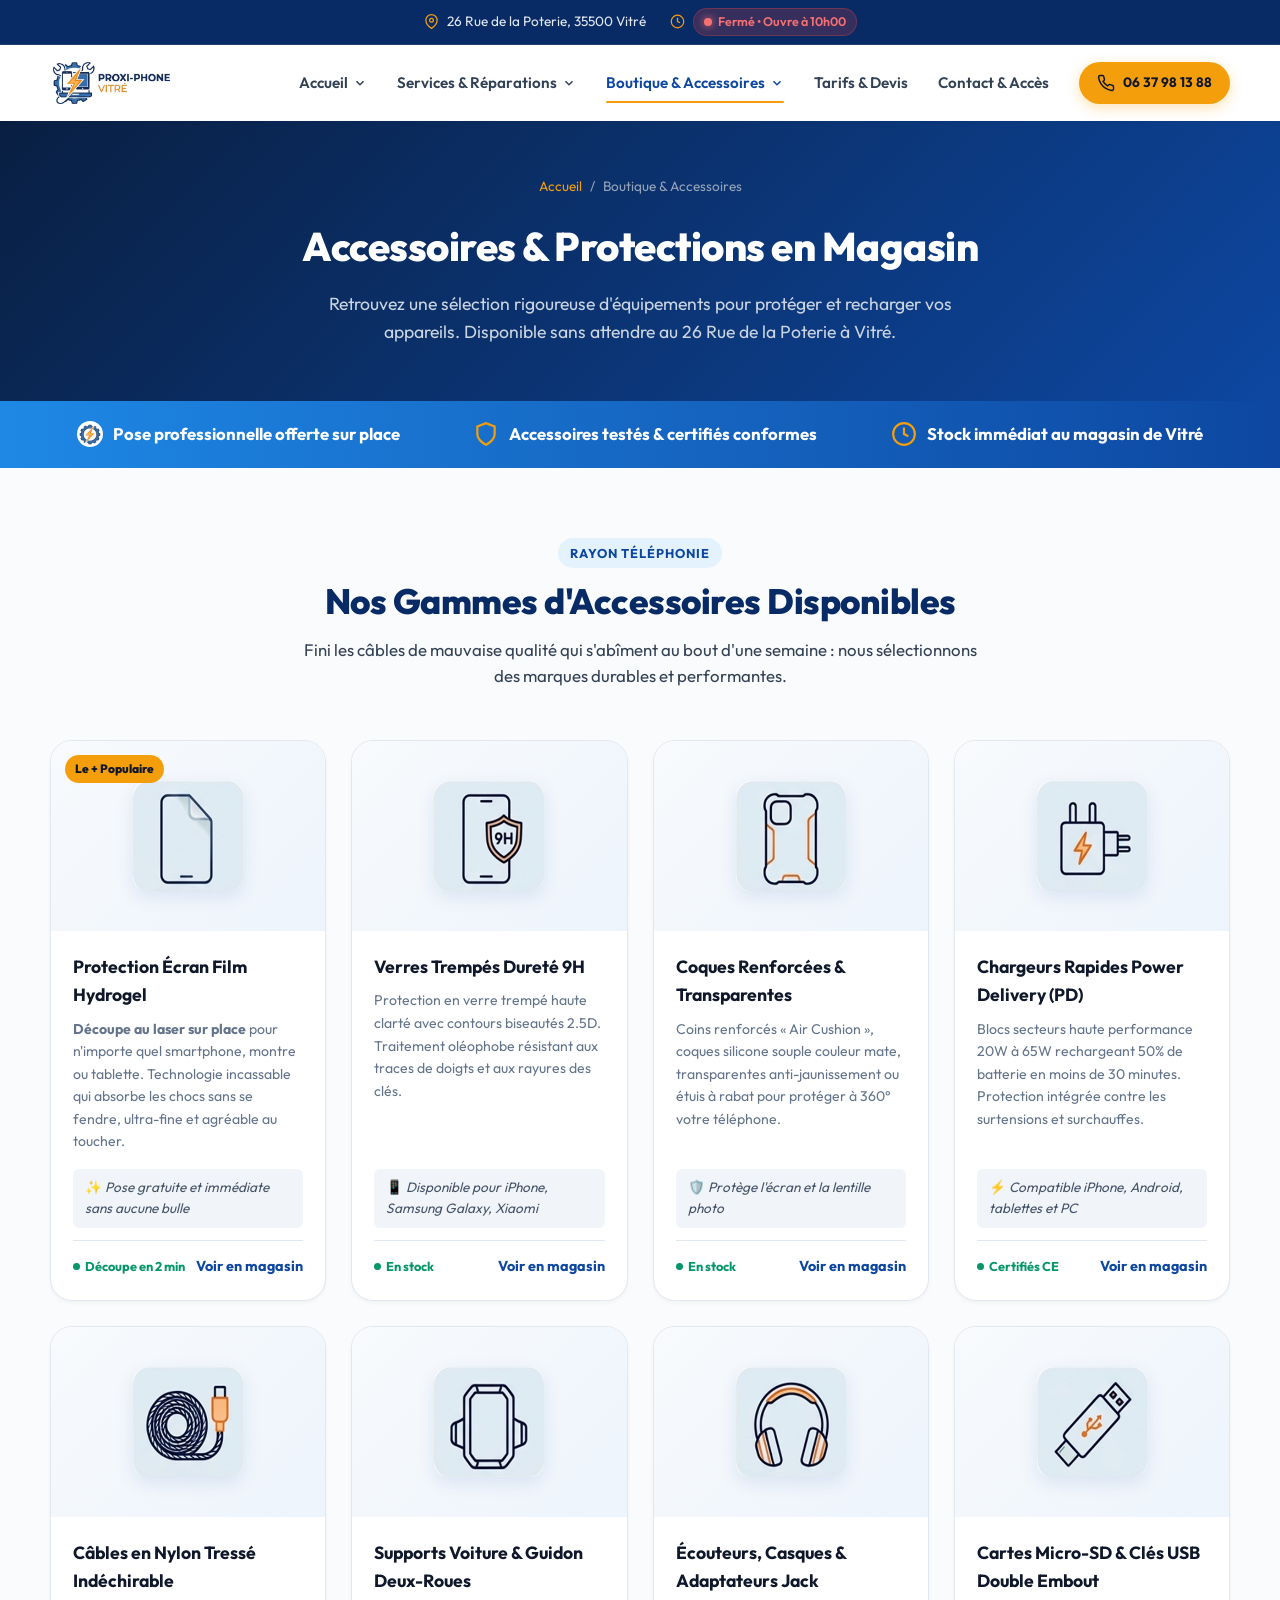
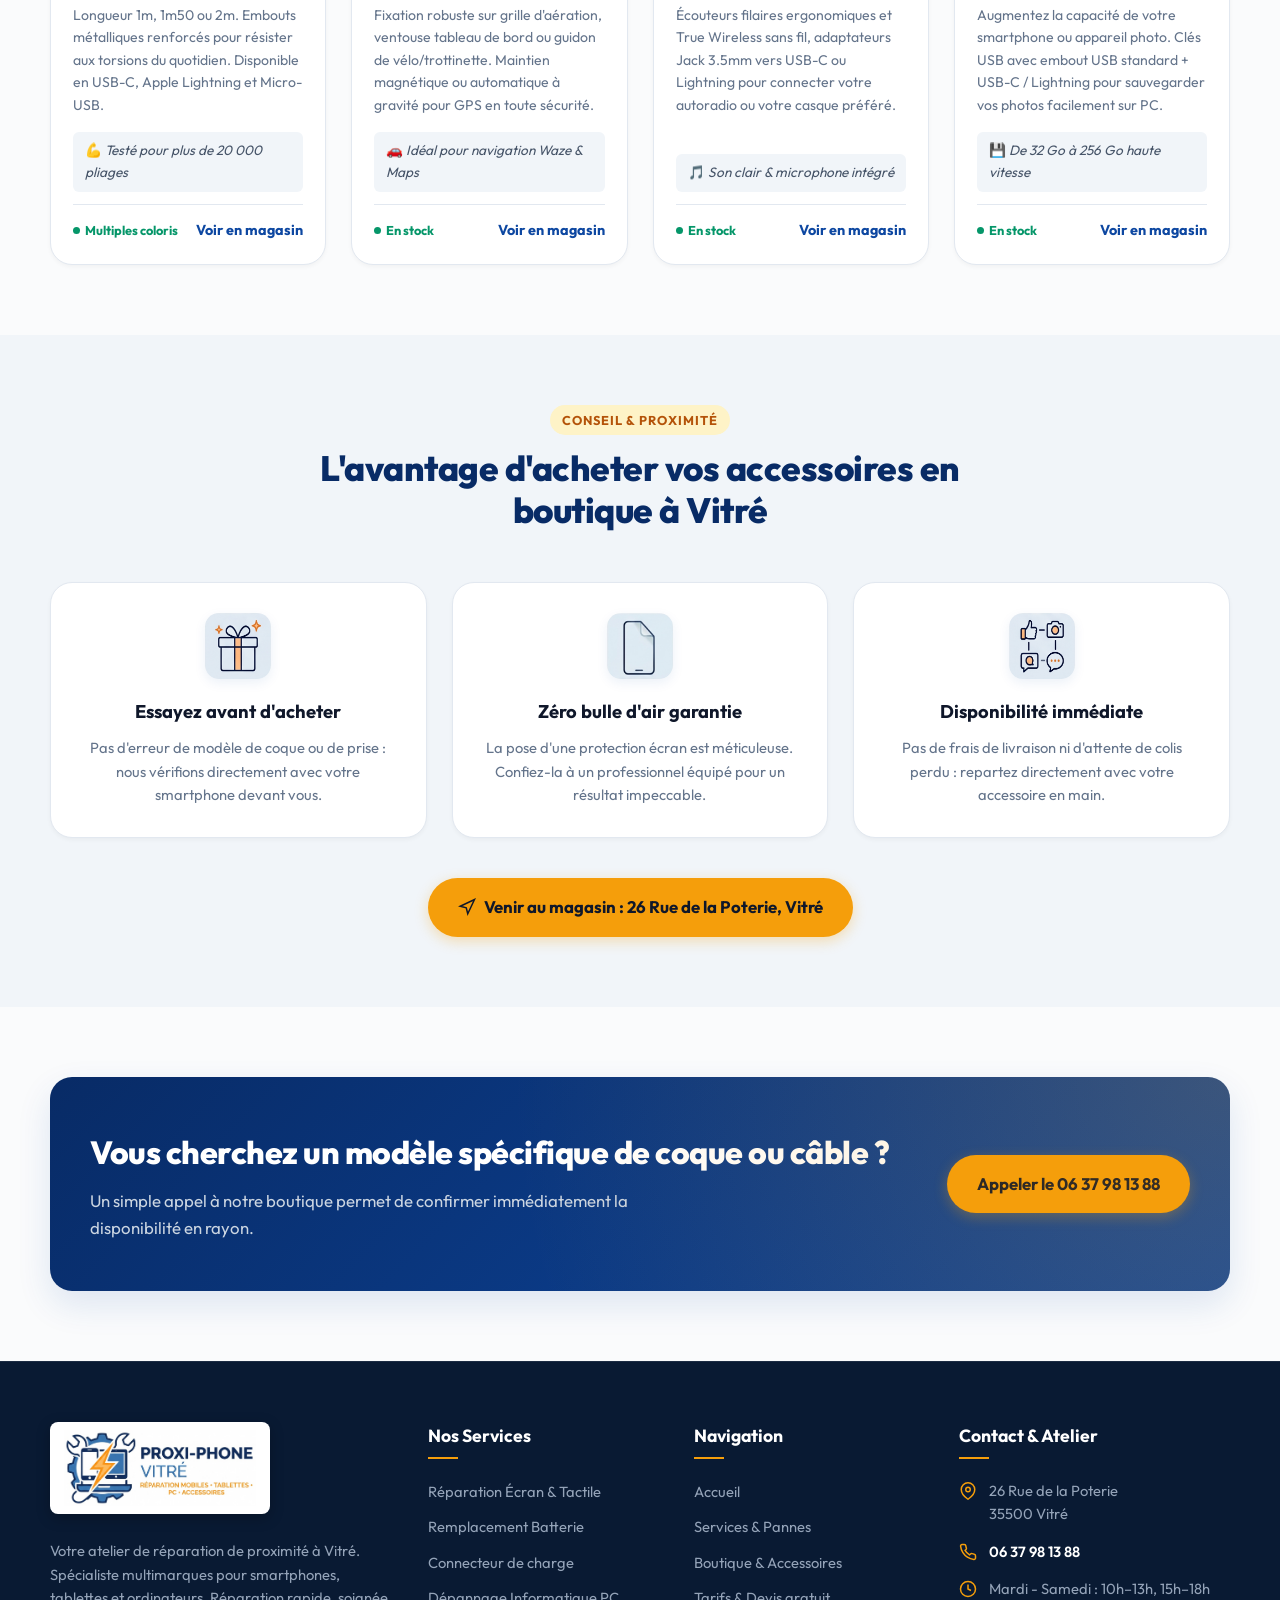
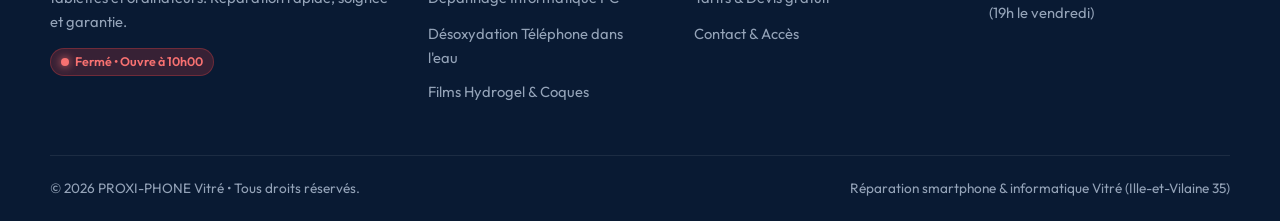
<file: accessoires.html>
<!DOCTYPE html>
<html lang="fr">
<head>
  <meta charset="UTF-8">
  <meta name="viewport" content="width=device-width, initial-scale=1.0">
  <title>Boutique d'Accessoires & Protections Smartphone | PROXI-PHONE Vitré</title>
  <meta name="description" content="Découvrez notre boutique d'accessoires téléphone à Vitré : films hydrogel découpés sur-mesure avec pose offerte, coques antichocs, chargeurs rapides et câbles renforcés au 26 Rue de la Poterie.">
  <meta name="keywords" content="accessoires téléphone vitré, film hydrogel vitré pose sur place, coque iphone vitré, chargeur rapide usb-c vitré 35500, proxi phone accessoires">

  <link rel="preconnect" href="https://fonts.googleapis.com">
  <link rel="preconnect" href="https://fonts.gstatic.com" crossorigin>
  <link href="https://fonts.googleapis.com/css2?family=Outfit:wght@400;500;600;700;800;900&display=swap" rel="stylesheet">

  <link rel="stylesheet" href="assets/css/style.css">
  <link rel="icon" type="image/png" href="assets/logo/favicon.png">
  <link rel="apple-touch-icon" href="assets/logo/favicon.png">
</head>
<body>

  <!-- Top bar infos & statut dynamique -->
  <div class="topbar">
    <div class="container">
      <div class="topbar-info">
        <div class="topbar-item">
          <svg viewBox="0 0 24 24" fill="none" stroke="currentColor" stroke-width="2"><path d="M21 10c0 7-9 13-9 13s-9-6-9-13a9 9 0 0 1 18 0z"></path><circle cx="12" cy="10" r="3"></circle></svg>
          <span>26 Rue de la Poterie, 35500 Vitré</span>
        </div>
        <div class="topbar-item">
          <svg viewBox="0 0 24 24" fill="none" stroke="currentColor" stroke-width="2"><circle cx="12" cy="12" r="10"></circle><polyline points="12 6 12 12 16 14"></polyline></svg>
          <span class="status-badge closed"><span class="status-dot"></span><span>Calcul en cours...</span></span>
        </div>
      </div>
    </div>
  </div>

  <!-- Header -->
  <header class="site-header">
    <div class="container">
      <div class="header-inner">
        <a href="index.html" class="logo" title="PROXI-PHONE Vitré - Accueil">
          <img src="assets/logo/logo-compact-horizontal.png" alt="PROXI-PHONE Vitré - Réparation Mobiles & PC" class="logo-header-img">
        </a>

        <nav class="main-nav">
          <ul class="nav-links">
            <li class="nav-item has-dropdown">
              <a href="index.html" class="nav-link">
                <span>Accueil</span>
                <svg class="dropdown-chevron" viewBox="0 0 24 24" fill="none" stroke="currentColor"><polyline points="6 9 12 15 18 9"></polyline></svg>
              </a>
              <ul class="dropdown-menu">
                <li><a href="index.html" class="dropdown-item"><svg viewBox="0 0 24 24" fill="none" stroke="currentColor" stroke-width="2"><path d="M3 9l9-7 9 7v11a2 2 0 0 1-2 2H5a2 2 0 0 1-2-2z"></path><polyline points="9 22 9 12 15 12 15 22"></polyline></svg><span>Vue d'ensemble</span></a></li>
                <li><a href="index.html#pannes-courantes" class="dropdown-item"><svg viewBox="0 0 24 24" fill="none" stroke="currentColor" stroke-width="2"><circle cx="12" cy="12" r="10"></circle><polyline points="12 6 12 12 16 14"></polyline></svg><span>Pannes les plus courantes</span></a></li>
                <li><a href="index.html#pourquoi-proxi-phone" class="dropdown-item"><svg viewBox="0 0 24 24" fill="none" stroke="currentColor" stroke-width="2"><path d="M12 22s8-4 8-10V5l-8-3-8 3v7c0 6 8 10 8 10z"></path></svg><span>Pourquoi confier votre appareil</span></a></li>
              </ul>
            </li>

            <li class="nav-item has-dropdown">
              <a href="services.html" class="nav-link">
                <span>Services & Réparations</span>
                <svg class="dropdown-chevron" viewBox="0 0 24 24" fill="none" stroke="currentColor"><polyline points="6 9 12 15 18 9"></polyline></svg>
              </a>
              <ul class="dropdown-menu">
                <li><a href="services.html" class="dropdown-item"><svg viewBox="0 0 24 24" fill="none" stroke="currentColor" stroke-width="2"><polygon points="12 2 15.09 8.26 22 9.27 17 14.14 18.18 21.02 12 17.77 5.82 21.02 7 14.14 2 9.27 8.91 8.26 12 2"></polygon></svg><span>Tous nos services</span></a></li>
                <li><a href="services.html#reparation-smartphones" class="dropdown-item"><svg viewBox="0 0 24 24" fill="none" stroke="currentColor" stroke-width="2"><rect x="5" y="2" width="14" height="20" rx="2" ry="2"></rect><line x1="12" y1="18" x2="12.01" y2="18"></line></svg><span>Réparation Smartphone</span></a></li>
                <li><a href="services.html#reparation-tablettes" class="dropdown-item"><svg viewBox="0 0 24 24" fill="none" stroke="currentColor" stroke-width="2"><rect x="4" y="2" width="16" height="20" rx="2" ry="2"></rect><line x1="12" y1="18" x2="12.01" y2="18"></line></svg><span>Réparation iPad & Tablettes Android</span></a></li>
                <li><a href="services.html#depannage-informatique" class="dropdown-item"><svg viewBox="0 0 24 24" fill="none" stroke="currentColor" stroke-width="2"><rect x="2" y="3" width="20" height="14" rx="2" ry="2"></rect><line x1="8" y1="21" x2="16" y2="21"></line><line x1="12" y1="17" x2="12" y2="21"></line></svg><span>Dépannage Informatique (PC & Mac)</span></a></li>
              </ul>
            </li>

            <li class="nav-item has-dropdown">
              <a href="accessoires.html" class="nav-link active">
                <span>Boutique & Accessoires</span>
                <svg class="dropdown-chevron" viewBox="0 0 24 24" fill="none" stroke="currentColor"><polyline points="6 9 12 15 18 9"></polyline></svg>
              </a>
              <ul class="dropdown-menu">
                <li><a href="accessoires.html" class="dropdown-item"><svg viewBox="0 0 24 24" fill="none" stroke="currentColor" stroke-width="2"><path d="M6 2L3 6v14a2 2 0 0 0 2 2h14a2 2 0 0 0 2-2V6l-3-4z"></path><line x1="3" y1="6" x2="21" y2="6"></line><path d="M16 10a4 4 0 0 1-8 0"></path></svg><span>Boutique en magasin</span></a></li>
                <li><a href="accessoires.html#gammes-accessoires" class="dropdown-item"><svg viewBox="0 0 24 24" fill="none" stroke="currentColor" stroke-width="2"><rect x="5" y="2" width="14" height="20" rx="2" ry="2"></rect><line x1="12" y1="18" x2="12.01" y2="18"></line></svg><span>Nos gammes d'accessoires disponibles</span></a></li>
                <li><a href="accessoires.html#avantages-boutique" class="dropdown-item"><svg viewBox="0 0 24 24" fill="none" stroke="currentColor" stroke-width="2"><polygon points="12 2 15.09 8.26 22 9.27 17 14.14 18.18 21.02 12 17.77 5.82 21.02 7 14.14 2 9.27 8.91 8.26 12 2"></polygon></svg><span>L'avantage d'acheter en boutique à Vitré</span></a></li>
              </ul>
            </li>

            <li class="nav-item"><a href="devis.html" class="nav-link">Tarifs & Devis</a></li>
            <li class="nav-item"><a href="contact.html" class="nav-link">Contact & Accès</a></li>
          </ul>

          <div class="header-cta-group">
            <a href="tel:0637981388" class="btn btn-accent btn-sm">
              <svg viewBox="0 0 24 24" fill="none" stroke="currentColor" stroke-width="2"><path d="M22 16.92v3a2 2 0 0 1-2.18 2 19.79 19.79 0 0 1-8.63-3.07 19.5 19.5 0 0 1-6-6 19.79 19.79 0 0 1-3.07-8.67A2 2 0 0 1 4.11 2h3a2 2 0 0 1 2 1.72 12.84 12.84 0 0 0 .7 2.81 2 2 0 0 1-.45 2.11L8.09 9.91a16 16 0 0 0 6 6l1.27-1.27a2 2 0 0 1 2.11-.45 12.84 12.84 0 0 0 2.81.7A2 2 0 0 1 22 16.92z"></path></svg>
              <span>06 37 98 13 88</span>
            </a>
            <button class="menu-toggle" aria-label="Menu principal">
              <svg width="24" height="24" viewBox="0 0 24 24" fill="none" stroke="currentColor" stroke-width="2"><line x1="3" y1="12" x2="21" y2="12"></line><line x1="3" y1="6" x2="21" y2="6"></line><line x1="3" y1="18" x2="21" y2="18"></line></svg>
            </button>
          </div>
        </nav>
      </div>
    </div>
  </header>

  <!-- PAGE HERO -->
  <section class="page-hero">
    <div class="container">
      <div class="breadcrumbs">
        <a href="index.html">Accueil</a>
        <span>/</span>
        <span>Boutique & Accessoires</span>
      </div>
      <h1>Accessoires & Protections en Magasin</h1>
      <p>Retrouvez une sélection rigoureuse d'équipements pour protéger et recharger vos appareils. Disponible sans attendre au 26 Rue de la Poterie à Vitré.</p>
    </div>
  </section>

  <!-- BANDEAU SERVICE : POSE OFFERTE -->
  <section style="background:linear-gradient(90deg, #1e88e5, #0d47a1); color:#fff; padding:20px 0;">
    <div class="container">
      <div style="display:flex; justify-content:space-around; align-items:center; flex-wrap:wrap; gap:20px; text-align:center;">
        <div style="display:flex; align-items:center; gap:10px;">
          <img src="assets/logo/logo-icone-engrenage.png" alt="Proxi-Phone" style="width:26px; height:26px; object-fit:contain; background:#fff; border-radius:50%; padding:2px;">
          <strong style="font-size:1.05rem;">Pose professionnelle offerte sur place</strong>
        </div>
        <div style="display:flex; align-items:center; gap:10px;">
          <svg width="26" height="26" viewBox="0 0 24 24" fill="none" stroke="#f59e0b" stroke-width="2"><path d="M12 22s8-4 8-10V5l-8-3-8 3v7c0 6 8 10 8 10z"></path></svg>
          <strong style="font-size:1.05rem;">Accessoires testés & certifiés conformes</strong>
        </div>
        <div style="display:flex; align-items:center; gap:10px;">
          <svg width="26" height="26" viewBox="0 0 24 24" fill="none" stroke="#f59e0b" stroke-width="2"><circle cx="12" cy="12" r="10"></circle><polyline points="12 6 12 12 16 14"></polyline></svg>
          <strong style="font-size:1.05rem;">Stock immédiat au magasin de Vitré</strong>
        </div>
      </div>
    </div>
  </section>

  <!-- SECTION PRODUITS EN RAYON -->
  <section class="section" id="gammes-accessoires">
    <div class="container">
      <div class="section-header">
        <span class="section-tag">Rayon Téléphonie</span>
        <h2 class="section-title">Nos Gammes d'Accessoires Disponibles</h2>
        <p class="section-desc">Fini les câbles de mauvaise qualité qui s'abîment au bout d'une semaine : nous sélectionnons des marques durables et performantes.</p>
      </div>

      <div class="shop-preview-grid">
        <!-- 1. Film Hydrogel -->
        <div class="product-item">
          <div class="product-image-container">
            <span class="product-badge-flag">Le + Populaire</span>
            <img src="assets/pictogrammes/picto-film-hydrogel.png" alt="Protection Écran Film Hydrogel">
          </div>
          <div class="product-details">
            <h4>Protection Écran Film Hydrogel</h4>
            <p><strong>Découpe au laser sur place</strong> pour n'importe quel smartphone, montre ou tablette. Technologie incassable qui absorbe les chocs sans se fendre, ultra-fine et agréable au toucher.</p>
            <div style="font-size:0.85rem; color:#475569; margin-bottom:12px; background:#f1f5f9; padding:8px 12px; border-radius:6px;">
              ✨ <em>Pose gratuite et immédiate sans aucune bulle</em>
            </div>
            <div class="product-footer">
              <span class="product-availability">Découpe en 2 min</span>
              <a href="contact.html" class="issue-card-btn">Voir en magasin</a>
            </div>
          </div>
        </div>

        <!-- 2. Verres Trempés 9H -->
        <div class="product-item">
          <div class="product-image-container">
            <img src="assets/pictogrammes/picto-verre-trempe.png" alt="Verres Trempés Dureté 9H">
          </div>
          <div class="product-details">
            <h4>Verres Trempés Dureté 9H</h4>
            <p>Protection en verre trempé haute clarté avec contours biseautés 2.5D. Traitement oléophobe résistant aux traces de doigts et aux rayures des clés.</p>
            <div style="font-size:0.85rem; color:#475569; margin-bottom:12px; background:#f1f5f9; padding:8px 12px; border-radius:6px;">
              📱 <em>Disponible pour iPhone, Samsung Galaxy, Xiaomi</em>
            </div>
            <div class="product-footer">
              <span class="product-availability">En stock</span>
              <a href="contact.html" class="issue-card-btn">Voir en magasin</a>
            </div>
          </div>
        </div>

        <!-- 3. Coques Antichocs -->
        <div class="product-item">
          <div class="product-image-container">
            <img src="assets/pictogrammes/picto-coque-antichoc.png" alt="Coques Renforcées & Transparentes">
          </div>
          <div class="product-details">
            <h4>Coques Renforcées & Transparentes</h4>
            <p>Coins renforcés « Air Cushion », coques silicone souple couleur mate, transparentes anti-jaunissement ou étuis à rabat pour protéger à 360° votre téléphone.</p>
            <div style="font-size:0.85rem; color:#475569; margin-bottom:12px; background:#f1f5f9; padding:8px 12px; border-radius:6px;">
              🛡️ <em>Protège l'écran et la lentille photo</em>
            </div>
            <div class="product-footer">
              <span class="product-availability">En stock</span>
              <a href="contact.html" class="issue-card-btn">Voir en magasin</a>
            </div>
          </div>
        </div>

        <!-- 4. Chargeurs Secteurs GaN -->
        <div class="product-item">
          <div class="product-image-container">
            <img src="assets/pictogrammes/picto-bloc-charge.png" alt="Chargeurs Rapides Power Delivery (PD)">
          </div>
          <div class="product-details">
            <h4>Chargeurs Rapides Power Delivery (PD)</h4>
            <p>Blocs secteurs haute performance 20W à 65W rechargeant 50% de batterie en moins de 30 minutes. Protection intégrée contre les surtensions et surchauffes.</p>
            <div style="font-size:0.85rem; color:#475569; margin-bottom:12px; background:#f1f5f9; padding:8px 12px; border-radius:6px;">
              ⚡ <em>Compatible iPhone, Android, tablettes et PC</em>
            </div>
            <div class="product-footer">
              <span class="product-availability">Certifiés CE</span>
              <a href="contact.html" class="issue-card-btn">Voir en magasin</a>
            </div>
          </div>
        </div>

        <!-- 5. Câbles tressés renforcés -->
        <div class="product-item">
          <div class="product-image-container">
            <img src="assets/pictogrammes/picto-cable-usb.png" alt="Câbles en Nylon Tressé Indéchirable">
          </div>
          <div class="product-details">
            <h4>Câbles en Nylon Tressé Indéchirable</h4>
            <p>Longueur 1m, 1m50 ou 2m. Embouts métalliques renforcés pour résister aux torsions du quotidien. Disponible en USB-C, Apple Lightning et Micro-USB.</p>
            <div style="font-size:0.85rem; color:#475569; margin-bottom:12px; background:#f1f5f9; padding:8px 12px; border-radius:6px;">
              💪 <em>Testé pour plus de 20 000 pliages</em>
            </div>
            <div class="product-footer">
              <span class="product-availability">Multiples coloris</span>
              <a href="contact.html" class="issue-card-btn">Voir en magasin</a>
            </div>
          </div>
        </div>

        <!-- 6. Supports Voiture & Vélo -->
        <div class="product-item">
          <div class="product-image-container">
            <img src="assets/pictogrammes/picto-support-voiture.png" alt="Supports Voiture & Guidon Deux-Roues">
          </div>
          <div class="product-details">
            <h4>Supports Voiture & Guidon Deux-Roues</h4>
            <p>Fixation robuste sur grille d'aération, ventouse tableau de bord ou guidon de vélo/trottinette. Maintien magnétique ou automatique à gravité pour GPS en toute sécurité.</p>
            <div style="font-size:0.85rem; color:#475569; margin-bottom:12px; background:#f1f5f9; padding:8px 12px; border-radius:6px;">
              🚗 <em>Idéal pour navigation Waze & Maps</em>
            </div>
            <div class="product-footer">
              <span class="product-availability">En stock</span>
              <a href="contact.html" class="issue-card-btn">Voir en magasin</a>
            </div>
          </div>
        </div>

        <!-- 7. Audio & Adaptateurs -->
        <div class="product-item">
          <div class="product-image-container">
            <img src="assets/pictogrammes/picto-casque-audio.png" alt="Écouteurs, Casques & Adaptateurs Jack">
          </div>
          <div class="product-details">
            <h4>Écouteurs, Casques & Adaptateurs Jack</h4>
            <p>Écouteurs filaires ergonomiques et True Wireless sans fil, adaptateurs Jack 3.5mm vers USB-C ou Lightning pour connecter votre autoradio ou votre casque préféré.</p>
            <div style="font-size:0.85rem; color:#475569; margin-bottom:12px; background:#f1f5f9; padding:8px 12px; border-radius:6px;">
              🎵 <em>Son clair & microphone intégré</em>
            </div>
            <div class="product-footer">
              <span class="product-availability">En stock</span>
              <a href="contact.html" class="issue-card-btn">Voir en magasin</a>
            </div>
          </div>
        </div>

        <!-- 8. Stockage & Cartes Mémoire -->
        <div class="product-item">
          <div class="product-image-container">
            <img src="assets/pictogrammes/picto-cle-usb.png" alt="Cartes Micro-SD & Clés USB Double Embout">
          </div>
          <div class="product-details">
            <h4>Cartes Micro-SD & Clés USB Double Embout</h4>
            <p>Augmentez la capacité de votre smartphone ou appareil photo. Clés USB avec embout USB standard + USB-C / Lightning pour sauvegarder vos photos facilement sur PC.</p>
            <div style="font-size:0.85rem; color:#475569; margin-bottom:12px; background:#f1f5f9; padding:8px 12px; border-radius:6px;">
              💾 <em>De 32 Go à 256 Go haute vitesse</em>
            </div>
            <div class="product-footer">
              <span class="product-availability">En stock</span>
              <a href="contact.html" class="issue-card-btn">Voir en magasin</a>
            </div>
          </div>
        </div>
      </div>
    </div>
  </section>

  <!-- POURQUOI ACHETER VOS ACCESSOIRES CHEZ PROXI-PHONE -->
  <section class="section section-bg-light" id="avantages-boutique">
    <div class="container">
      <div class="section-header">
        <span class="section-tag tag-accent">Conseil & Proximité</span>
        <h2 class="section-title">L'avantage d'acheter vos accessoires en boutique à Vitré</h2>
      </div>

      <div class="why-us-grid">
        <div class="feature-box">
          <div class="feature-box-icon">
            <img src="assets/pictogrammes/picto-site-smartphone.png" alt="Essayez avant d'acheter">
          </div>
          <h3>Essayez avant d'acheter</h3>
          <p>Pas d'erreur de modèle de coque ou de prise : nous vérifions directement avec votre smartphone devant vous.</p>
        </div>

        <div class="feature-box">
          <div class="feature-box-icon">
            <img src="assets/pictogrammes/picto-film-hydrogel.png" alt="Zéro bulle d'air garantie">
          </div>
          <h3>Zéro bulle d'air garantie</h3>
          <p>La pose d'une protection écran est méticuleuse. Confiez-la à un professionnel équipé pour un résultat impeccable.</p>
        </div>

        <div class="feature-box">
          <div class="feature-box-icon">
            <img src="assets/pictogrammes/picto-site-express.png" alt="Disponibilité immédiate">
          </div>
          <h3>Disponibilité immédiate</h3>
          <p>Pas de frais de livraison ni d'attente de colis perdu : repartez directement avec votre accessoire en main.</p>
        </div>
      </div>

      <div style="text-align:center; margin-top:40px;">
        <a href="https://maps.google.com/?q=26+Rue+de+la+Poterie+35500+Vitr%C3%A9" target="_blank" rel="noopener" class="btn btn-accent btn-lg">
          <svg viewBox="0 0 24 24" fill="none" stroke="currentColor" stroke-width="2"><polygon points="3 11 22 2 13 21 11 13 3 11"></polygon></svg>
          Venir au magasin : 26 Rue de la Poterie, Vitré
        </a>
      </div>
    </div>
  </section>

  <!-- BANNIÈRE CTA -->
  <section class="section">
    <div class="container">
      <div class="cta-banner">
        <div class="cta-content">
          <h2>Vous cherchez un modèle spécifique de coque ou câble ?</h2>
          <p>Un simple appel à notre boutique permet de confirmer immédiatement la disponibilité en rayon.</p>
        </div>
        <div class="cta-actions">
          <a href="tel:0637981388" class="btn btn-accent btn-lg">
            Appeler le 06 37 98 13 88
          </a>
        </div>
      </div>
    </div>
  </section>

  <!-- FOOTER -->
  <footer class="site-footer">
    <div class="container">
      <div class="footer-grid">
        <div class="footer-col">
          <a href="index.html" class="footer-logo" title="PROXI-PHONE Vitré">
            <img src="assets/logo/logo-complet-blanc.png" alt="PROXI-PHONE Vitré - Réparation Mobiles & PC" class="footer-logo-img">
          </a>
          <p>
            Votre atelier de réparation de proximité à Vitré. Spécialiste multimarques pour smartphones, tablettes et ordinateurs. Réparation rapide, soignée et garantie.
          </p>
          <div class="status-badge closed"><span class="status-dot"></span><span>Statut en direct</span></div>
        </div>

        <div class="footer-col">
          <h4>Nos Services</h4>
          <ul class="footer-links">
            <li><a href="services.html">Réparation Écran & Tactile</a></li>
            <li><a href="services.html">Remplacement Batterie</a></li>
            <li><a href="services.html">Connecteur de charge</a></li>
            <li><a href="services.html">Dépannage Informatique PC</a></li>
            <li><a href="services.html">Désoxydation Téléphone dans l'eau</a></li>
            <li><a href="accessoires.html">Films Hydrogel & Coques</a></li>
          </ul>
        </div>

        <div class="footer-col">
          <h4>Navigation</h4>
          <ul class="footer-links">
            <li><a href="index.html">Accueil</a></li>
            <li><a href="services.html">Services & Pannes</a></li>
            <li><a href="accessoires.html">Boutique & Accessoires</a></li>
            <li><a href="devis.html">Tarifs & Devis gratuit</a></li>
            <li><a href="contact.html">Contact & Accès</a></li>
          </ul>
        </div>

        <div class="footer-col">
          <h4>Contact & Atelier</h4>
          <div class="footer-contact-item">
            <svg viewBox="0 0 24 24" fill="none" stroke="currentColor" stroke-width="2"><path d="M21 10c0 7-9 13-9 13s-9-6-9-13a9 9 0 0 1 18 0z"></path><circle cx="12" cy="10" r="3"></circle></svg>
            <span>26 Rue de la Poterie<br>35500 Vitré</span>
          </div>
          <div class="footer-contact-item">
            <svg viewBox="0 0 24 24" fill="none" stroke="currentColor" stroke-width="2"><path d="M22 16.92v3a2 2 0 0 1-2.18 2 19.79 19.79 0 0 1-8.63-3.07 19.5 19.5 0 0 1-6-6 19.79 19.79 0 0 1-3.07-8.67A2 2 0 0 1 4.11 2h3a2 2 0 0 1 2 1.72 12.84 12.84 0 0 0 .7 2.81 2 2 0 0 1-.45 2.11L8.09 9.91a16 16 0 0 0 6 6l1.27-1.27a2 2 0 0 1 2.11-.45 12.84 12.84 0 0 0 2.81.7A2 2 0 0 1 22 16.92z"></path></svg>
            <a href="tel:0637981388">06 37 98 13 88</a>
          </div>
          <div class="footer-contact-item">
            <svg viewBox="0 0 24 24" fill="none" stroke="currentColor" stroke-width="2"><circle cx="12" cy="12" r="10"></circle><polyline points="12 6 12 12 16 14"></polyline></svg>
            <span>Mardi - Samedi : 10h–13h, 15h–18h (19h le vendredi)</span>
          </div>
        </div>
      </div>

      <div class="footer-bottom">
        <div>
          &copy; 2026 PROXI-PHONE Vitré • Tous droits réservés.
        </div>
        <div class="footer-bottom-links">
          <span>Réparation smartphone & informatique Vitré (Ille-et-Vilaine 35)</span>
        </div>
      </div>
    </div>
  </footer>

  <button class="scroll-top-btn" aria-label="Remonter en haut de page">
    <svg width="22" height="22" viewBox="0 0 24 24" fill="none" stroke="currentColor" stroke-width="2.5"><polyline points="18 15 12 9 6 15"></polyline></svg>
  </button>

  <div class="mobile-sticky-bar">
    <div class="mobile-sticky-inner">
      <a href="tel:0637981388" class="btn btn-accent btn-sm">
        <svg viewBox="0 0 24 24" fill="none" stroke="currentColor" stroke-width="2"><path d="M22 16.92v3a2 2 0 0 1-2.18 2 19.79 19.79 0 0 1-8.63-3.07 19.5 19.5 0 0 1-6-6 19.79 19.79 0 0 1-3.07-8.67A2 2 0 0 1 4.11 2h3a2 2 0 0 1 2 1.72 12.84 12.84 0 0 0 .7 2.81 2 2 0 0 1-.45 2.11L8.09 9.91a16 16 0 0 0 6 6l1.27-1.27a2 2 0 0 1 2.11-.45 12.84 12.84 0 0 0 2.81.7A2 2 0 0 1 22 16.92z"></path></svg>
        Appeler l'atelier
      </a>
      <a href="https://maps.google.com/?q=26+Rue+de+la+Poterie+35500+Vitr%C3%A9" target="_blank" rel="noopener" class="btn btn-primary btn-sm">
        <svg viewBox="0 0 24 24" fill="none" stroke="currentColor" stroke-width="2"><polygon points="3 11 22 2 13 21 11 13 3 11"></polygon></svg>
        Itinéraire
      </a>
    </div>
  </div>

  <script src="assets/js/main.js"></script>
</body>
</html>
</file>
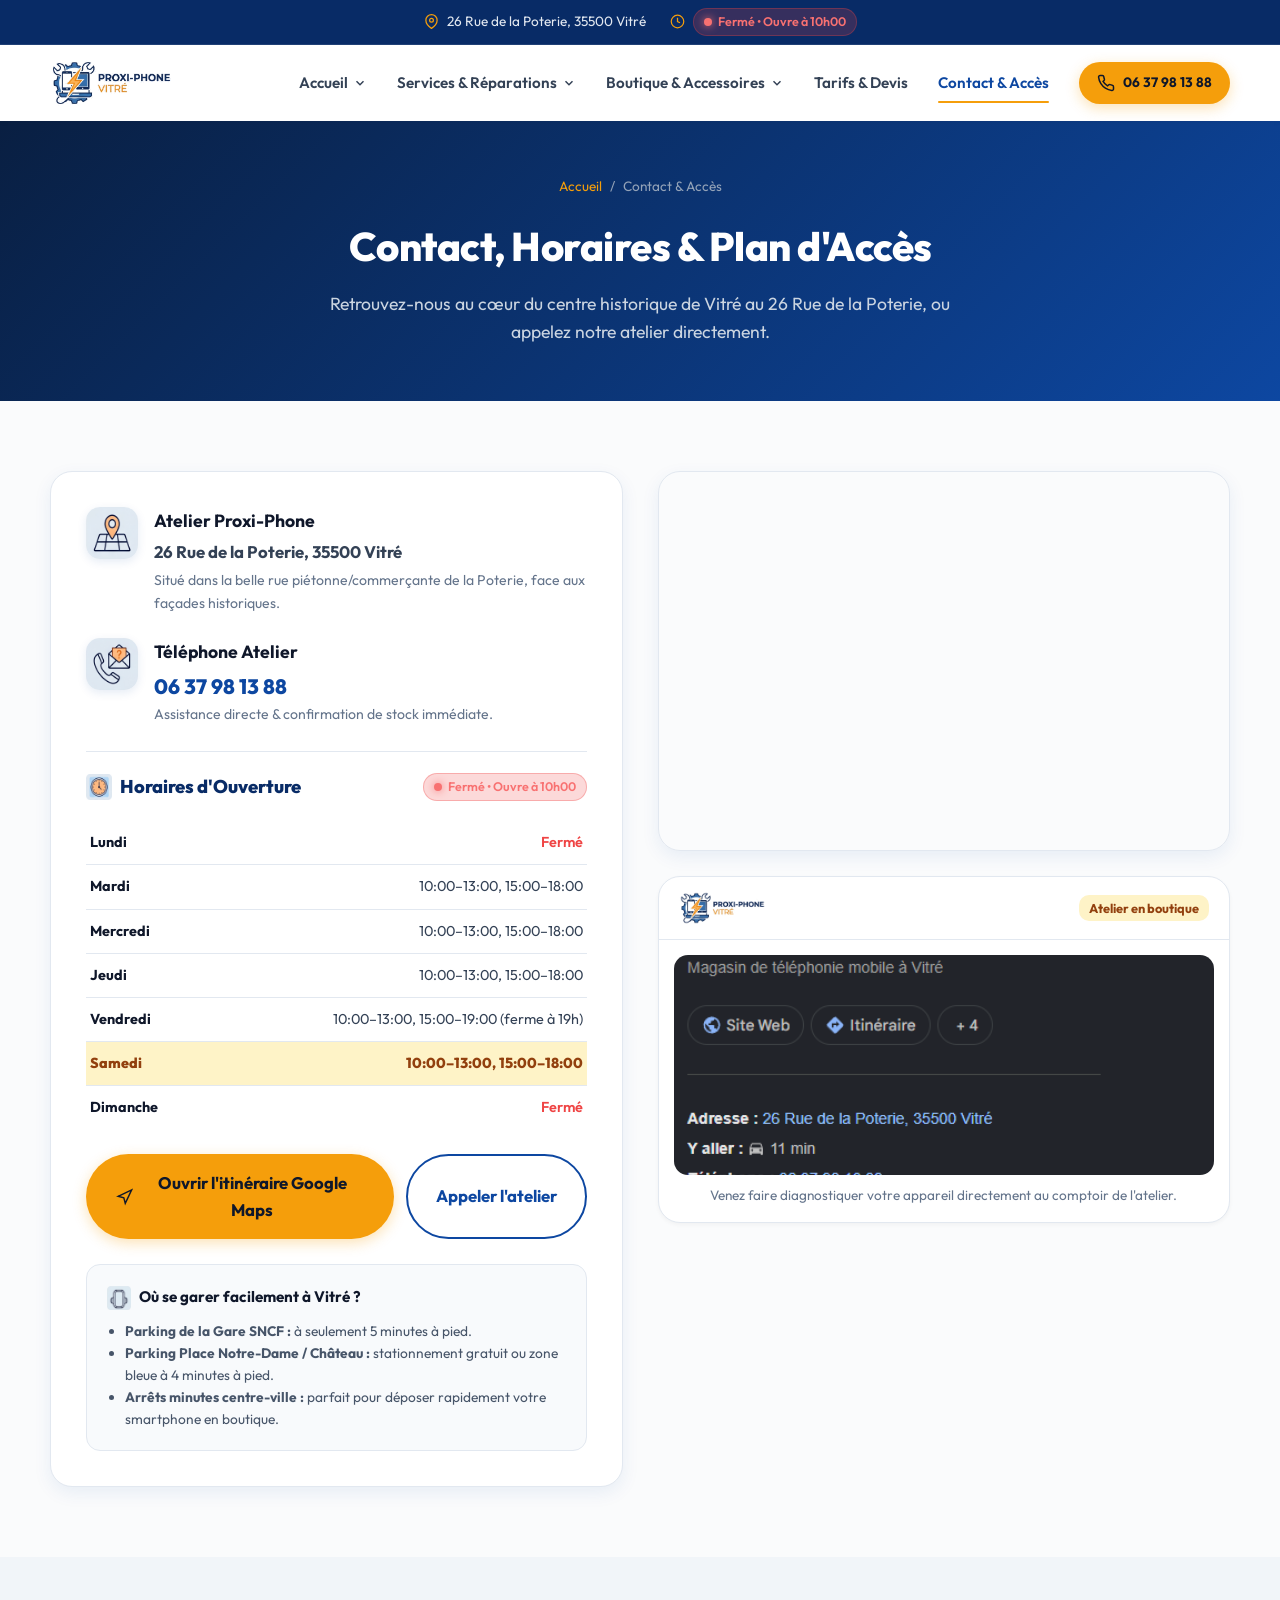
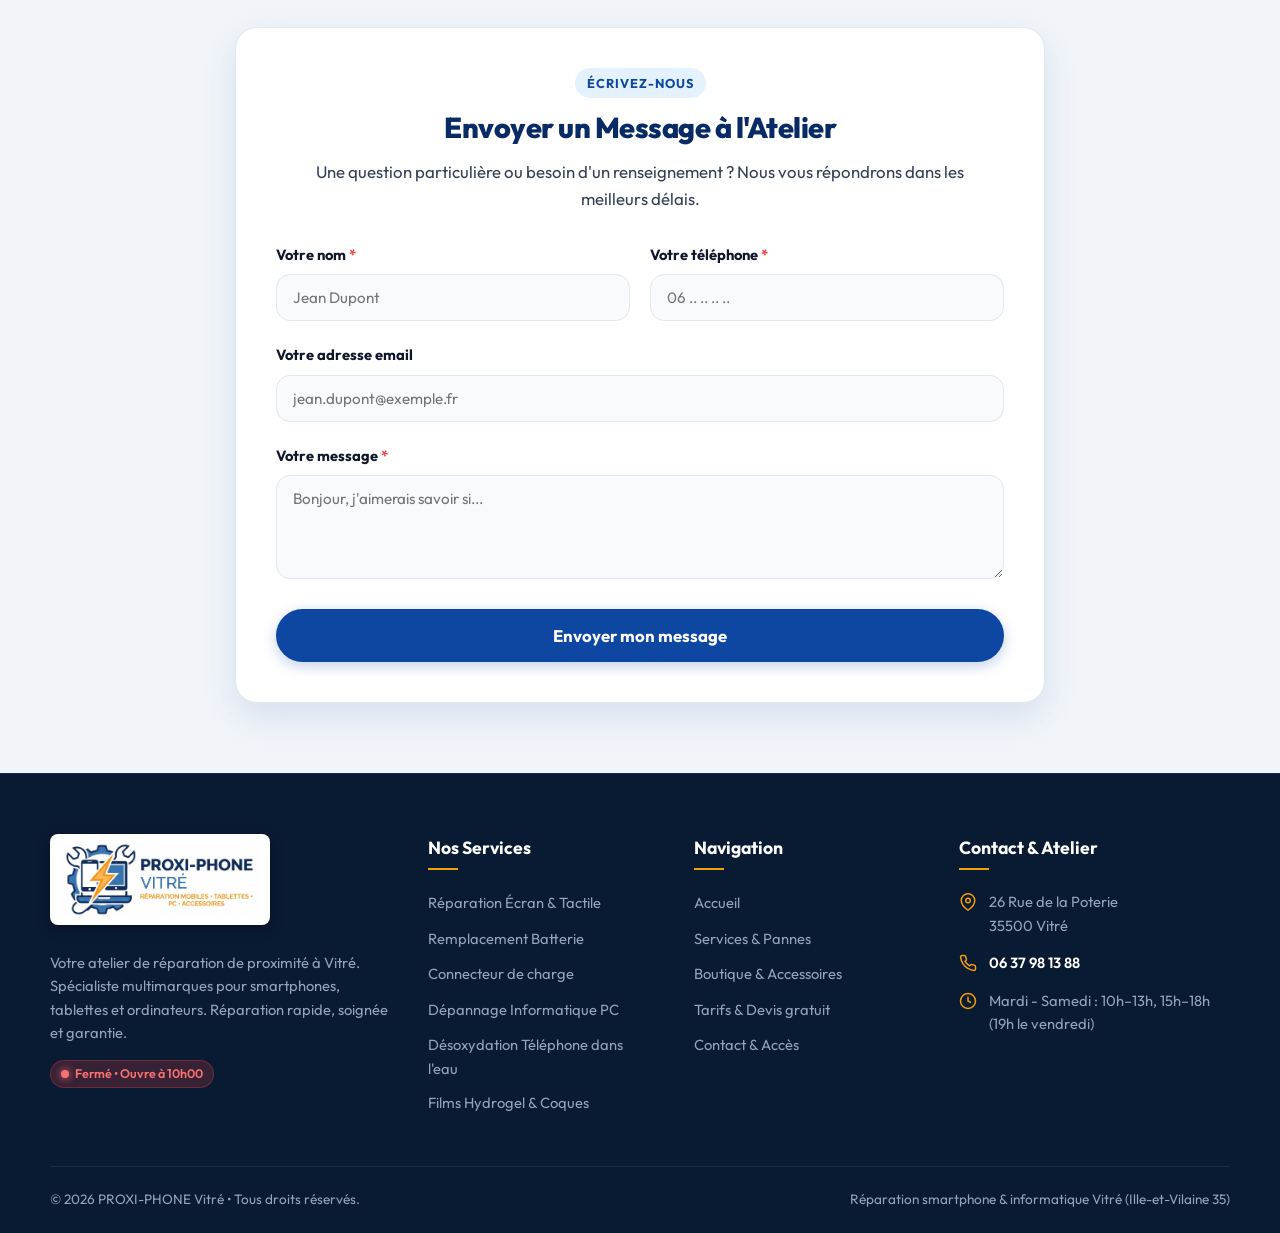
<file: contact.html>
<!DOCTYPE html>
<html lang="fr">
<head>
  <meta charset="UTF-8">
  <meta name="viewport" content="width=device-width, initial-scale=1.0">
  <title>Contact, Accès & Horaires d'Ouverture | PROXI-PHONE Vitré (35500)</title>
  <meta name="description" content="Contactez PROXI-PHONE à Vitré au 06 37 98 13 88 ou venez en magasin au 26 Rue de la Poterie (35500). Horaires d'ouverture en direct et plan d'accès.">
  <meta name="keywords" content="contact proxi phone vitré, adresse réparateur téléphone vitré, horaires proxi-phone poterie, réparateur smartphone vitré 35500">

  <link rel="preconnect" href="https://fonts.googleapis.com">
  <link rel="preconnect" href="https://fonts.gstatic.com" crossorigin>
  <link href="https://fonts.googleapis.com/css2?family=Outfit:wght@400;500;600;700;800;900&display=swap" rel="stylesheet">

  <link rel="stylesheet" href="assets/css/style.css">
  <link rel="icon" type="image/png" href="assets/logo/favicon.png">
  <link rel="apple-touch-icon" href="assets/logo/favicon.png">
</head>
<body>

  <!-- Top bar infos & statut dynamique -->
  <div class="topbar">
    <div class="container">
      <div class="topbar-info">
        <div class="topbar-item">
          <svg viewBox="0 0 24 24" fill="none" stroke="currentColor" stroke-width="2"><path d="M21 10c0 7-9 13-9 13s-9-6-9-13a9 9 0 0 1 18 0z"></path><circle cx="12" cy="10" r="3"></circle></svg>
          <span>26 Rue de la Poterie, 35500 Vitré</span>
        </div>
        <div class="topbar-item">
          <svg viewBox="0 0 24 24" fill="none" stroke="currentColor" stroke-width="2"><circle cx="12" cy="12" r="10"></circle><polyline points="12 6 12 12 16 14"></polyline></svg>
          <span class="status-badge closed"><span class="status-dot"></span><span>Calcul en cours...</span></span>
        </div>
      </div>
    </div>
  </div>

  <!-- Header -->
  <header class="site-header">
    <div class="container">
      <div class="header-inner">
        <a href="index.html" class="logo" title="PROXI-PHONE Vitré - Accueil">
          <img src="assets/logo/logo-compact-horizontal.png" alt="PROXI-PHONE Vitré - Réparation Mobiles & PC" class="logo-header-img">
        </a>

        <nav class="main-nav">
          <ul class="nav-links">
            <li class="nav-item has-dropdown">
              <a href="index.html" class="nav-link">
                <span>Accueil</span>
                <svg class="dropdown-chevron" viewBox="0 0 24 24" fill="none" stroke="currentColor"><polyline points="6 9 12 15 18 9"></polyline></svg>
              </a>
              <ul class="dropdown-menu">
                <li><a href="index.html" class="dropdown-item"><svg viewBox="0 0 24 24" fill="none" stroke="currentColor" stroke-width="2"><path d="M3 9l9-7 9 7v11a2 2 0 0 1-2 2H5a2 2 0 0 1-2-2z"></path><polyline points="9 22 9 12 15 12 15 22"></polyline></svg><span>Vue d'ensemble</span></a></li>
                <li><a href="index.html#pannes-courantes" class="dropdown-item"><svg viewBox="0 0 24 24" fill="none" stroke="currentColor" stroke-width="2"><circle cx="12" cy="12" r="10"></circle><polyline points="12 6 12 12 16 14"></polyline></svg><span>Pannes les plus courantes</span></a></li>
                <li><a href="index.html#pourquoi-proxi-phone" class="dropdown-item"><svg viewBox="0 0 24 24" fill="none" stroke="currentColor" stroke-width="2"><path d="M12 22s8-4 8-10V5l-8-3-8 3v7c0 6 8 10 8 10z"></path></svg><span>Pourquoi confier votre appareil</span></a></li>
              </ul>
            </li>

            <li class="nav-item has-dropdown">
              <a href="services.html" class="nav-link">
                <span>Services & Réparations</span>
                <svg class="dropdown-chevron" viewBox="0 0 24 24" fill="none" stroke="currentColor"><polyline points="6 9 12 15 18 9"></polyline></svg>
              </a>
              <ul class="dropdown-menu">
                <li><a href="services.html" class="dropdown-item"><svg viewBox="0 0 24 24" fill="none" stroke="currentColor" stroke-width="2"><polygon points="12 2 15.09 8.26 22 9.27 17 14.14 18.18 21.02 12 17.77 5.82 21.02 7 14.14 2 9.27 8.91 8.26 12 2"></polygon></svg><span>Tous nos services</span></a></li>
                <li><a href="services.html#reparation-smartphones" class="dropdown-item"><svg viewBox="0 0 24 24" fill="none" stroke="currentColor" stroke-width="2"><rect x="5" y="2" width="14" height="20" rx="2" ry="2"></rect><line x1="12" y1="18" x2="12.01" y2="18"></line></svg><span>Réparation Smartphone</span></a></li>
                <li><a href="services.html#reparation-tablettes" class="dropdown-item"><svg viewBox="0 0 24 24" fill="none" stroke="currentColor" stroke-width="2"><rect x="4" y="2" width="16" height="20" rx="2" ry="2"></rect><line x1="12" y1="18" x2="12.01" y2="18"></line></svg><span>Réparation iPad & Tablettes Android</span></a></li>
                <li><a href="services.html#depannage-informatique" class="dropdown-item"><svg viewBox="0 0 24 24" fill="none" stroke="currentColor" stroke-width="2"><rect x="2" y="3" width="20" height="14" rx="2" ry="2"></rect><line x1="8" y1="21" x2="16" y2="21"></line><line x1="12" y1="17" x2="12.01" y2="17"></line></svg><span>Dépannage Informatique (PC & Mac)</span></a></li>
              </ul>
            </li>

            <li class="nav-item has-dropdown">
              <a href="accessoires.html" class="nav-link">
                <span>Boutique & Accessoires</span>
                <svg class="dropdown-chevron" viewBox="0 0 24 24" fill="none" stroke="currentColor"><polyline points="6 9 12 15 18 9"></polyline></svg>
              </a>
              <ul class="dropdown-menu">
                <li><a href="accessoires.html" class="dropdown-item"><svg viewBox="0 0 24 24" fill="none" stroke="currentColor" stroke-width="2"><path d="M6 2L3 6v14a2 2 0 0 0 2 2h14a2 2 0 0 0 2-2V6l-3-4z"></path><line x1="3" y1="6" x2="21" y2="6"></line><path d="M16 10a4 4 0 0 1-8 0"></path></svg><span>Boutique en magasin</span></a></li>
                <li><a href="accessoires.html#gammes-accessoires" class="dropdown-item"><svg viewBox="0 0 24 24" fill="none" stroke="currentColor" stroke-width="2"><rect x="5" y="2" width="14" height="20" rx="2" ry="2"></rect><line x1="12" y1="18" x2="12.01" y2="18"></line></svg><span>Nos gammes d'accessoires disponibles</span></a></li>
                <li><a href="accessoires.html#avantages-boutique" class="dropdown-item"><svg viewBox="0 0 24 24" fill="none" stroke="currentColor" stroke-width="2"><polygon points="12 2 15.09 8.26 22 9.27 17 14.14 18.18 21.02 12 17.77 5.82 21.02 7 14.14 2 9.27 8.91 8.26 12 2"></polygon></svg><span>L'avantage d'acheter en boutique à Vitré</span></a></li>
              </ul>
            </li>

            <li class="nav-item"><a href="devis.html" class="nav-link">Tarifs & Devis</a></li>
            <li class="nav-item"><a href="contact.html" class="nav-link active">Contact & Accès</a></li>
          </ul>

          <div class="header-cta-group">
            <a href="tel:0637981388" class="btn btn-accent btn-sm">
              <svg viewBox="0 0 24 24" fill="none" stroke="currentColor" stroke-width="2"><path d="M22 16.92v3a2 2 0 0 1-2.18 2 19.79 19.79 0 0 1-8.63-3.07 19.5 19.5 0 0 1-6-6 19.79 19.79 0 0 1-3.07-8.67A2 2 0 0 1 4.11 2h3a2 2 0 0 1 2 1.72 12.84 12.84 0 0 0 .7 2.81 2 2 0 0 1-.45 2.11L8.09 9.91a16 16 0 0 0 6 6l1.27-1.27a2 2 0 0 1 2.11-.45 12.84 12.84 0 0 0 2.81.7A2 2 0 0 1 22 16.92z"></path></svg>
              <span>06 37 98 13 88</span>
            </a>
            <button class="menu-toggle" aria-label="Menu principal">
              <svg width="24" height="24" viewBox="0 0 24 24" fill="none" stroke="currentColor" stroke-width="2"><line x1="3" y1="12" x2="21" y2="12"></line><line x1="3" y1="6" x2="21" y2="6"></line><line x1="3" y1="18" x2="21" y2="18"></line></svg>
            </button>
          </div>
        </nav>
      </div>
    </div>
  </header>

  <!-- PAGE HERO -->
  <section class="page-hero">
    <div class="container">
      <div class="breadcrumbs">
        <a href="index.html">Accueil</a>
        <span>/</span>
        <span>Contact & Accès</span>
      </div>
      <h1>Contact, Horaires & Plan d'Accès</h1>
      <p>Retrouvez-nous au cœur du centre historique de Vitré au 26 Rue de la Poterie, ou appelez notre atelier directement.</p>
    </div>
  </section>

  <!-- SECTION ACCÈS PRINCIPALE -->
  <section class="section">
    <div class="container">
      <div class="access-grid">
        
        <!-- Colonne infos & horaires -->
        <div class="access-info-card">
          <div class="access-header-item">
            <div class="access-icon">
              <img src="assets/pictogrammes/picto-site-localisation.png" alt="Atelier Proxi-Phone Vitré">
            </div>
            <div class="access-text">
              <h4>Atelier Proxi-Phone</h4>
              <p style="font-weight:700; font-size:1.05rem;">26 Rue de la Poterie, 35500 Vitré</p>
              <p style="font-size:0.88rem; color:#64748b; margin-top:3px;">Situé dans la belle rue piétonne/commerçante de la Poterie, face aux façades historiques.</p>
            </div>
          </div>

          <div class="access-header-item">
            <div class="access-icon">
              <img src="assets/pictogrammes/picto-site-contact.png" alt="Téléphone Atelier">
            </div>
            <div class="access-text">
              <h4>Téléphone Atelier</h4>
              <p><a href="tel:0637981388" style="color:var(--primary); font-weight:800; font-size:1.3rem;">06 37 98 13 88</a></p>
              <p style="font-size:0.88rem; color:#64748b;">Assistance directe & confirmation de stock immédiate.</p>
            </div>
          </div>

          <div style="margin-top:25px; padding-top:20px; border-top:1px solid var(--border);">
            <div style="display:flex; justify-content:space-between; align-items:center; margin-bottom:12px;">
              <h4 style="font-size:1.15rem; font-weight:800; color:var(--primary-dark); display:flex; align-items:center; gap:8px;">
                <img src="assets/pictogrammes/picto-site-horaires.png" alt="Horaires d'ouverture" style="width:26px; height:26px; object-fit:contain;">
                Horaires d'Ouverture
              </h4>
              <span class="status-badge closed"><span class="status-dot"></span><span>Statut en direct</span></span>
            </div>

            <table class="hours-table">
              <tbody>
                <tr data-day="1">
                  <td class="day">Lundi</td>
                  <td class="time"><span style="color:#ef4444; font-weight:600;">Fermé</span></td>
                </tr>
                <tr data-day="2">
                  <td class="day">Mardi</td>
                  <td class="time">10:00–13:00, 15:00–18:00</td>
                </tr>
                <tr data-day="3">
                  <td class="day">Mercredi</td>
                  <td class="time">10:00–13:00, 15:00–18:00</td>
                </tr>
                <tr data-day="4">
                  <td class="day">Jeudi</td>
                  <td class="time">10:00–13:00, 15:00–18:00</td>
                </tr>
                <tr data-day="5">
                  <td class="day">Vendredi</td>
                  <td class="time">10:00–13:00, 15:00–19:00 (ferme à 19h)</td>
                </tr>
                <tr data-day="6">
                  <td class="day">Samedi</td>
                  <td class="time">10:00–13:00, 15:00–18:00</td>
                </tr>
                <tr data-day="0">
                  <td class="day">Dimanche</td>
                  <td class="time"><span style="color:#ef4444; font-weight:600;">Fermé</span></td>
                </tr>
              </tbody>
            </table>

            <div style="display:flex; gap:12px; flex-wrap:wrap; margin-top:25px;">
              <a href="https://maps.google.com/?q=26+Rue+de+la+Poterie+35500+Vitr%C3%A9" target="_blank" rel="noopener" class="btn btn-accent btn-lg" style="flex:1;">
                <svg viewBox="0 0 24 24" fill="none" stroke="currentColor" stroke-width="2"><polygon points="3 11 22 2 13 21 11 13 3 11"></polygon></svg>
                Ouvrir l'itinéraire Google Maps
              </a>
              <a href="tel:0637981388" class="btn btn-outline btn-lg">
                Appeler l'atelier
              </a>
            </div>
          </div>

          <!-- Conseils Stationnement -->
          <div style="background:#f8fafc; border-radius:var(--radius-md); padding:20px; margin-top:25px; border:1px solid var(--border);">
            <h5 style="font-size:0.95rem; font-weight:700; color:var(--dark); margin-bottom:10px; display:flex; align-items:center; gap:8px;">
              <img src="assets/pictogrammes/picto-support-voiture.png" alt="Stationnement" style="width:24px; height:24px; object-fit:contain;">
              Où se garer facilement à Vitré ?
            </h5>
            <ul style="font-size:0.86rem; color:#475569; line-height:1.6; list-style:disc; padding-left:18px;">
              <li><strong>Parking de la Gare SNCF :</strong> à seulement 5 minutes à pied.</li>
              <li><strong>Parking Place Notre-Dame / Château :</strong> stationnement gratuit ou zone bleue à 4 minutes à pied.</li>
              <li><strong>Arrêts minutes centre-ville :</strong> parfait pour déposer rapidement votre smartphone en boutique.</li>
            </ul>
          </div>
        </div>

        <!-- Colonne Carte & Repère visuel -->
        <div>
          <div class="map-container" style="height:380px; min-height:380px; margin-bottom:25px;">
            <iframe 
              src="https://www.google.com/maps/embed?pb=!1m18!1m12!1m3!1d2662.9109040316447!2d-1.2136006236611295!3d48.1251918520337!2m3!1f0!2f0!3f0!3m2!1i1024!2i768!4f13.1!3m3!1m2!1s0x480bf139ebf8f01b%3A0xc3b9560f38f7e6f6!2s26%20Rue%20de%20la%20Poterie%2C%2035500%20Vitr%C3%A9!5e0!3m2!1sfr!2sfr!4v1710000000000!5m2!1sfr!2sfr" 
              title="Localisation PROXI-PHONE Vitré"
              loading="lazy" 
              referrerpolicy="no-referrer-when-downgrade">
            </iframe>
          </div>

          <!-- Aperçu photo de la boutique -->
          <div style="background:var(--white); border-radius:var(--radius-lg); border:1px solid var(--border); overflow:hidden; box-shadow:var(--shadow-sm);">
            <div style="padding:14px 20px; border-bottom:1px solid var(--border); display:flex; justify-content:space-between; align-items:center;">
              <img src="assets/logo/logo-compact-horizontal.png" alt="PROXI-PHONE Vitré" style="height:34px; width:auto; object-fit:contain;">
              <span style="font-size:0.8rem; background:var(--accent-light); color:#92400e; font-weight:700; padding:3px 10px; border-radius:10px;">Atelier en boutique</span>
            </div>
            <div style="padding:15px; text-align:center;">
              <img src="assets/images/store-preview.png" alt="Boutique Proxi-Phone Vitré - 26 Rue de la Poterie" style="border-radius:var(--radius-md); max-height:220px; width:100%; object-fit:cover; margin:0 auto;">
              <p style="font-size:0.85rem; color:#64748b; margin-top:10px;">Venez faire diagnostiquer votre appareil directement au comptoir de l'atelier.</p>
            </div>
          </div>
        </div>

      </div>
    </div>
  </section>

  <!-- FORMULAIRE DE MESSAGE RAPIDE -->
  <section class="section section-bg-light">
    <div class="container" style="max-width:850px;">
      <div class="form-card">
        <div class="section-header" style="margin-bottom:30px;">
          <span class="section-tag">Écrivez-nous</span>
          <h2 class="section-title" style="font-size:1.8rem;">Envoyer un Message à l'Atelier</h2>
          <p class="section-desc">Une question particulière ou besoin d'un renseignement ? Nous vous répondrons dans les meilleurs délais.</p>
        </div>

        <form onsubmit="event.preventDefault(); alert('Merci pour votre message ! L\'équipe Proxi-Phone vous recontactera rapidement.'); this.reset();">
          <div class="form-row">
            <div class="form-group">
              <label class="form-label" for="contactNom">Votre nom <span class="required">*</span></label>
              <input type="text" id="contactNom" class="form-control" placeholder="Jean Dupont" required>
            </div>
            <div class="form-group">
              <label class="form-label" for="contactTel">Votre téléphone <span class="required">*</span></label>
              <input type="tel" id="contactTel" class="form-control" placeholder="06 .. .. .. .." required>
            </div>
          </div>

          <div class="form-group">
            <label class="form-label" for="contactMail">Votre adresse email</label>
            <input type="email" id="contactMail" class="form-control" placeholder="jean.dupont@exemple.fr">
          </div>

          <div class="form-group">
            <label class="form-label" for="contactMsg">Votre message <span class="required">*</span></label>
            <textarea id="contactMsg" class="form-control" rows="4" placeholder="Bonjour, j'aimerais savoir si..." required></textarea>
          </div>

          <button type="submit" class="btn btn-primary btn-lg" style="width:100%;">
            Envoyer mon message
          </button>
        </form>
      </div>
    </div>
  </section>

  <!-- FOOTER -->
  <footer class="site-footer">
    <div class="container">
      <div class="footer-grid">
        <div class="footer-col">
          <a href="index.html" class="footer-logo" title="PROXI-PHONE Vitré">
            <img src="assets/logo/logo-complet-blanc.png" alt="PROXI-PHONE Vitré - Réparation Mobiles & PC" class="footer-logo-img">
          </a>
          <p>
            Votre atelier de réparation de proximité à Vitré. Spécialiste multimarques pour smartphones, tablettes et ordinateurs. Réparation rapide, soignée et garantie.
          </p>
          <div class="status-badge closed"><span class="status-dot"></span><span>Statut en direct</span></div>
        </div>

        <div class="footer-col">
          <h4>Nos Services</h4>
          <ul class="footer-links">
            <li><a href="services.html">Réparation Écran & Tactile</a></li>
            <li><a href="services.html">Remplacement Batterie</a></li>
            <li><a href="services.html">Connecteur de charge</a></li>
            <li><a href="services.html">Dépannage Informatique PC</a></li>
            <li><a href="services.html">Désoxydation Téléphone dans l'eau</a></li>
            <li><a href="accessoires.html">Films Hydrogel & Coques</a></li>
          </ul>
        </div>

        <div class="footer-col">
          <h4>Navigation</h4>
          <ul class="footer-links">
            <li><a href="index.html">Accueil</a></li>
            <li><a href="services.html">Services & Pannes</a></li>
            <li><a href="accessoires.html">Boutique & Accessoires</a></li>
            <li><a href="devis.html">Tarifs & Devis gratuit</a></li>
            <li><a href="contact.html">Contact & Accès</a></li>
          </ul>
        </div>

        <div class="footer-col">
          <h4>Contact & Atelier</h4>
          <div class="footer-contact-item">
            <svg viewBox="0 0 24 24" fill="none" stroke="currentColor" stroke-width="2"><path d="M21 10c0 7-9 13-9 13s-9-6-9-13a9 9 0 0 1 18 0z"></path><circle cx="12" cy="10" r="3"></circle></svg>
            <span>26 Rue de la Poterie<br>35500 Vitré</span>
          </div>
          <div class="footer-contact-item">
            <svg viewBox="0 0 24 24" fill="none" stroke="currentColor" stroke-width="2"><path d="M22 16.92v3a2 2 0 0 1-2.18 2 19.79 19.79 0 0 1-8.63-3.07 19.5 19.5 0 0 1-6-6 19.79 19.79 0 0 1-3.07-8.67A2 2 0 0 1 4.11 2h3a2 2 0 0 1 2 1.72 12.84 12.84 0 0 0 .7 2.81 2 2 0 0 1-.45 2.11L8.09 9.91a16 16 0 0 0 6 6l1.27-1.27a2 2 0 0 1 2.11-.45 12.84 12.84 0 0 0 2.81.7A2 2 0 0 1 22 16.92z"></path></svg>
            <a href="tel:0637981388">06 37 98 13 88</a>
          </div>
          <div class="footer-contact-item">
            <svg viewBox="0 0 24 24" fill="none" stroke="currentColor" stroke-width="2"><circle cx="12" cy="12" r="10"></circle><polyline points="12 6 12 12 16 14"></polyline></svg>
            <span>Mardi - Samedi : 10h–13h, 15h–18h (19h le vendredi)</span>
          </div>
        </div>
      </div>

      <div class="footer-bottom">
        <div>
          &copy; 2026 PROXI-PHONE Vitré • Tous droits réservés.
        </div>
        <div class="footer-bottom-links">
          <span>Réparation smartphone & informatique Vitré (Ille-et-Vilaine 35)</span>
        </div>
      </div>
    </div>
  </footer>

  <button class="scroll-top-btn" aria-label="Remonter en haut de page">
    <svg width="22" height="22" viewBox="0 0 24 24" fill="none" stroke="currentColor" stroke-width="2.5"><polyline points="18 15 12 9 6 15"></polyline></svg>
  </button>

  <div class="mobile-sticky-bar">
    <div class="mobile-sticky-inner">
      <a href="tel:0637981388" class="btn btn-accent btn-sm">
        <svg viewBox="0 0 24 24" fill="none" stroke="currentColor" stroke-width="2"><path d="M22 16.92v3a2 2 0 0 1-2.18 2 19.79 19.79 0 0 1-8.63-3.07 19.5 19.5 0 0 1-6-6 19.79 19.79 0 0 1-3.07-8.67A2 2 0 0 1 4.11 2h3a2 2 0 0 1 2 1.72 12.84 12.84 0 0 0 .7 2.81 2 2 0 0 1-.45 2.11L8.09 9.91a16 16 0 0 0 6 6l1.27-1.27a2 2 0 0 1 2.11-.45 12.84 12.84 0 0 0 2.81.7A2 2 0 0 1 22 16.92z"></path></svg>
        Appeler l'atelier
      </a>
      <a href="https://maps.google.com/?q=26+Rue+de+la+Poterie+35500+Vitr%C3%A9" target="_blank" rel="noopener" class="btn btn-primary btn-sm">
        <svg viewBox="0 0 24 24" fill="none" stroke="currentColor" stroke-width="2"><polygon points="3 11 22 2 13 21 11 13 3 11"></polygon></svg>
        Itinéraire
      </a>
    </div>
  </div>

  <script src="assets/js/main.js"></script>
</body>
</html>
</file>
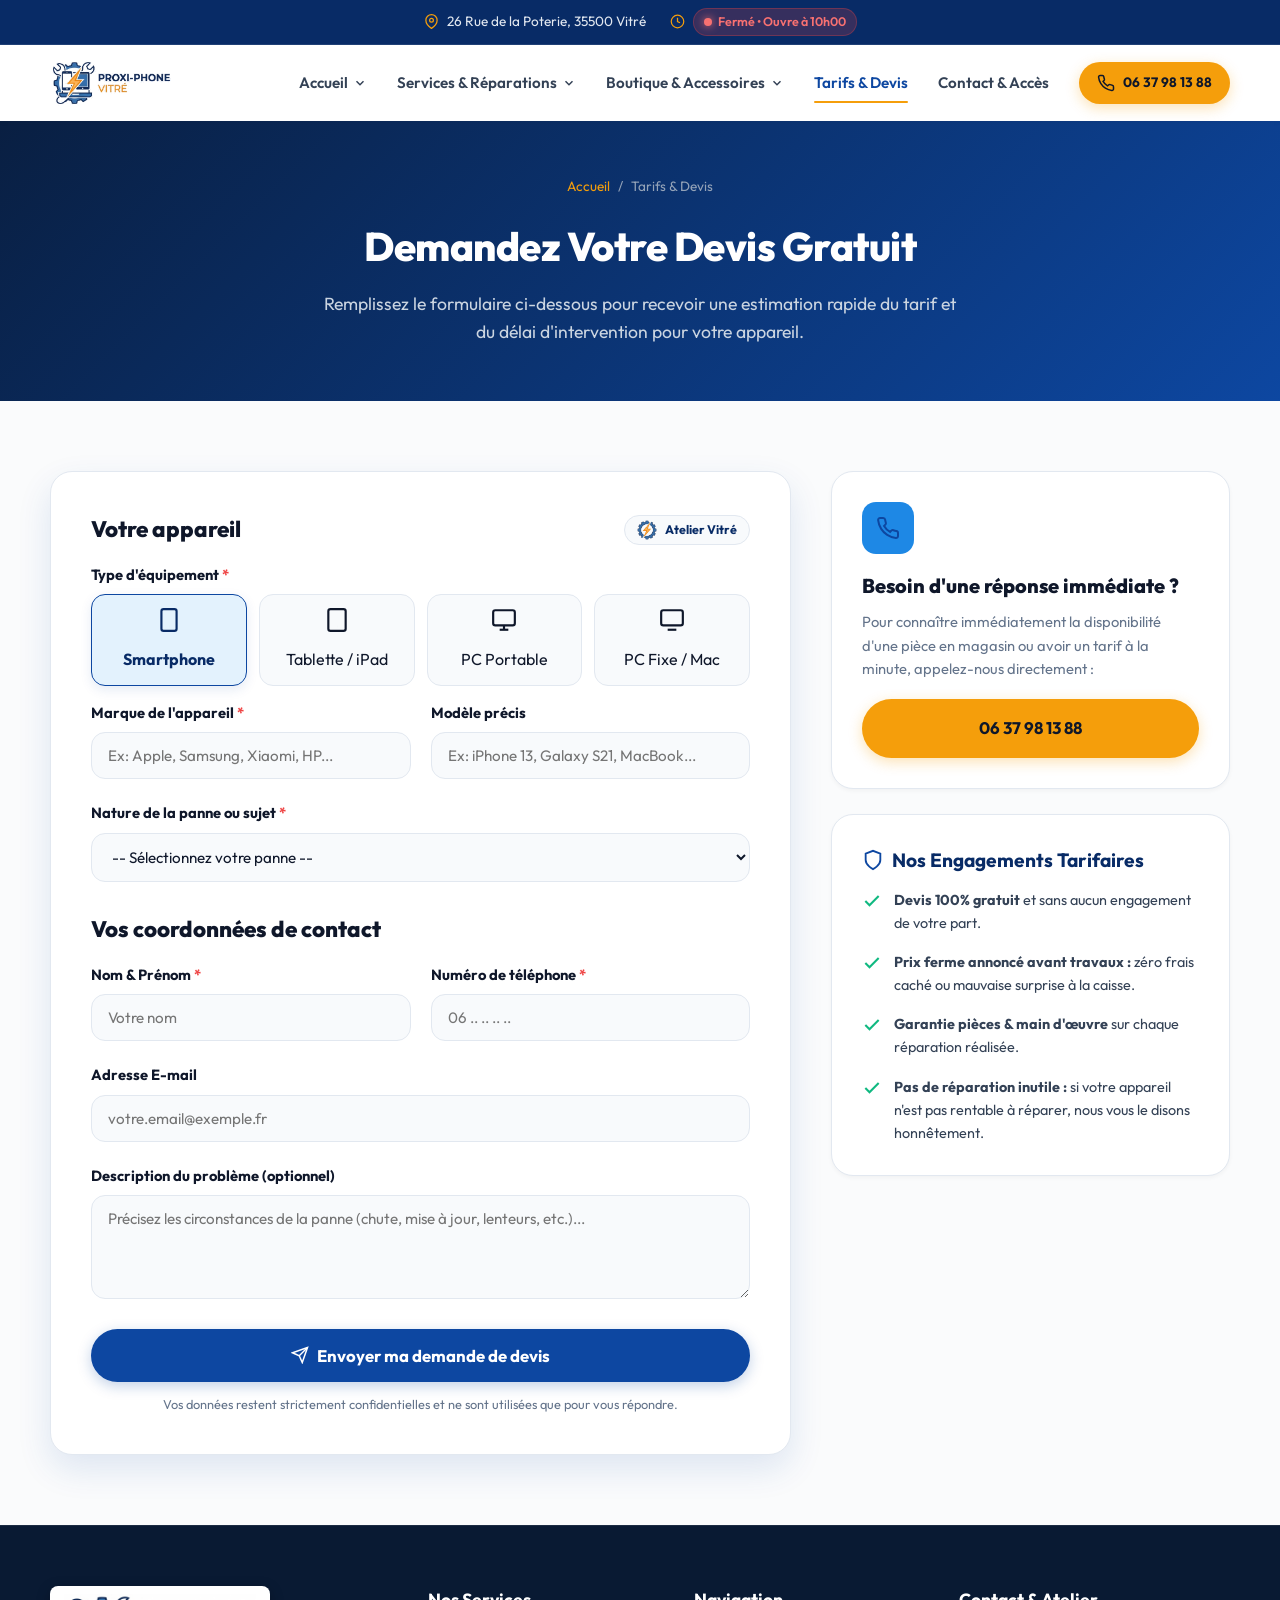
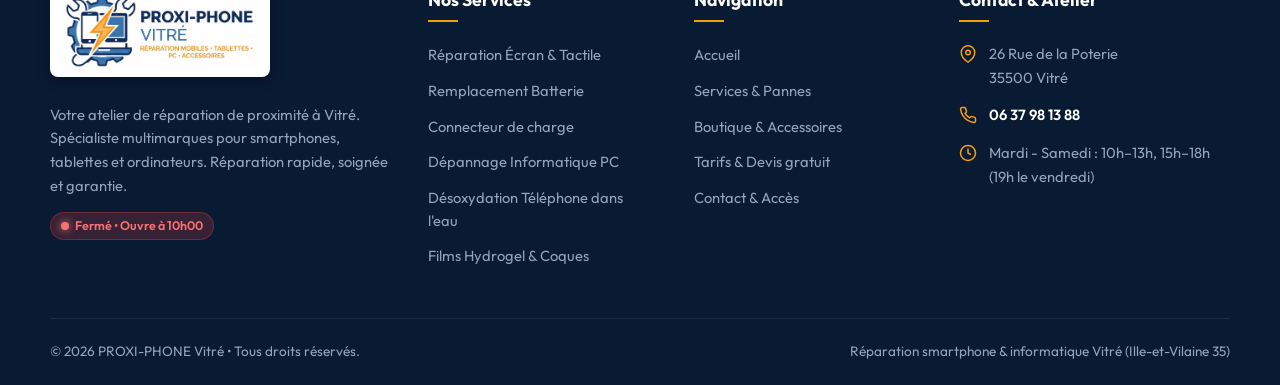
<file: devis.html>
<!DOCTYPE html>
<html lang="fr">
<head>
  <meta charset="UTF-8">
  <meta name="viewport" content="width=device-width, initial-scale=1.0">
  <title>Demande de Devis Gratuit Réparation Téléphone & PC | PROXI-PHONE Vitré</title>
  <meta name="description" content="Demandez votre devis gratuit pour la réparation de votre smartphone, tablette ou ordinateur à Vitré. Réponse rapide sans engagement ou par téléphone au 06 37 98 13 88.">
  <meta name="keywords" content="devis réparation téléphone vitré, tarif changement écran vitré, prix réparation iphone vitré, devis dépannage pc 35500">

  <link rel="preconnect" href="https://fonts.googleapis.com">
  <link rel="preconnect" href="https://fonts.gstatic.com" crossorigin>
  <link href="https://fonts.googleapis.com/css2?family=Outfit:wght@400;500;600;700;800;900&display=swap" rel="stylesheet">

  <link rel="stylesheet" href="assets/css/style.css">
  <link rel="icon" type="image/png" href="assets/logo/favicon.png">
  <link rel="apple-touch-icon" href="assets/logo/favicon.png">
</head>
<body>

  <!-- Top bar infos & statut dynamique -->
  <div class="topbar">
    <div class="container">
      <div class="topbar-info">
        <div class="topbar-item">
          <svg viewBox="0 0 24 24" fill="none" stroke="currentColor" stroke-width="2"><path d="M21 10c0 7-9 13-9 13s-9-6-9-13a9 9 0 0 1 18 0z"></path><circle cx="12" cy="10" r="3"></circle></svg>
          <span>26 Rue de la Poterie, 35500 Vitré</span>
        </div>
        <div class="topbar-item">
          <svg viewBox="0 0 24 24" fill="none" stroke="currentColor" stroke-width="2"><circle cx="12" cy="12" r="10"></circle><polyline points="12 6 12 12 16 14"></polyline></svg>
          <span class="status-badge closed"><span class="status-dot"></span><span>Calcul en cours...</span></span>
        </div>
      </div>
    </div>
  </div>

  <!-- Header -->
  <header class="site-header">
    <div class="container">
      <div class="header-inner">
        <a href="index.html" class="logo" title="PROXI-PHONE Vitré - Accueil">
          <img src="assets/logo/logo-compact-horizontal.png" alt="PROXI-PHONE Vitré - Réparation Mobiles & PC" class="logo-header-img">
        </a>

        <nav class="main-nav">
          <ul class="nav-links">
            <li class="nav-item has-dropdown">
              <a href="index.html" class="nav-link">
                <span>Accueil</span>
                <svg class="dropdown-chevron" viewBox="0 0 24 24" fill="none" stroke="currentColor"><polyline points="6 9 12 15 18 9"></polyline></svg>
              </a>
              <ul class="dropdown-menu">
                <li><a href="index.html" class="dropdown-item"><svg viewBox="0 0 24 24" fill="none" stroke="currentColor" stroke-width="2"><path d="M3 9l9-7 9 7v11a2 2 0 0 1-2 2H5a2 2 0 0 1-2-2z"></path><polyline points="9 22 9 12 15 12 15 22"></polyline></svg><span>Vue d'ensemble</span></a></li>
                <li><a href="index.html#pannes-courantes" class="dropdown-item"><svg viewBox="0 0 24 24" fill="none" stroke="currentColor" stroke-width="2"><circle cx="12" cy="12" r="10"></circle><polyline points="12 6 12 12 16 14"></polyline></svg><span>Pannes les plus courantes</span></a></li>
                <li><a href="index.html#pourquoi-proxi-phone" class="dropdown-item"><svg viewBox="0 0 24 24" fill="none" stroke="currentColor" stroke-width="2"><path d="M12 22s8-4 8-10V5l-8-3-8 3v7c0 6 8 10 8 10z"></path></svg><span>Pourquoi confier votre appareil</span></a></li>
              </ul>
            </li>

            <li class="nav-item has-dropdown">
              <a href="services.html" class="nav-link">
                <span>Services & Réparations</span>
                <svg class="dropdown-chevron" viewBox="0 0 24 24" fill="none" stroke="currentColor"><polyline points="6 9 12 15 18 9"></polyline></svg>
              </a>
              <ul class="dropdown-menu">
                <li><a href="services.html" class="dropdown-item"><svg viewBox="0 0 24 24" fill="none" stroke="currentColor" stroke-width="2"><polygon points="12 2 15.09 8.26 22 9.27 17 14.14 18.18 21.02 12 17.77 5.82 21.02 7 14.14 2 9.27 8.91 8.26 12 2"></polygon></svg><span>Tous nos services</span></a></li>
                <li><a href="services.html#reparation-smartphones" class="dropdown-item"><svg viewBox="0 0 24 24" fill="none" stroke="currentColor" stroke-width="2"><rect x="5" y="2" width="14" height="20" rx="2" ry="2"></rect><line x1="12" y1="18" x2="12.01" y2="18"></line></svg><span>Réparation Smartphone</span></a></li>
                <li><a href="services.html#reparation-tablettes" class="dropdown-item"><svg viewBox="0 0 24 24" fill="none" stroke="currentColor" stroke-width="2"><rect x="4" y="2" width="16" height="20" rx="2" ry="2"></rect><line x1="12" y1="18" x2="12.01" y2="18"></line></svg><span>Réparation iPad & Tablettes Android</span></a></li>
                <li><a href="services.html#depannage-informatique" class="dropdown-item"><svg viewBox="0 0 24 24" fill="none" stroke="currentColor" stroke-width="2"><rect x="2" y="3" width="20" height="14" rx="2" ry="2"></rect><line x1="8" y1="21" x2="16" y2="21"></line><line x1="12" y1="17" x2="12" y2="21"></line></svg><span>Dépannage Informatique (PC & Mac)</span></a></li>
              </ul>
            </li>

            <li class="nav-item has-dropdown">
              <a href="accessoires.html" class="nav-link">
                <span>Boutique & Accessoires</span>
                <svg class="dropdown-chevron" viewBox="0 0 24 24" fill="none" stroke="currentColor"><polyline points="6 9 12 15 18 9"></polyline></svg>
              </a>
              <ul class="dropdown-menu">
                <li><a href="accessoires.html" class="dropdown-item"><svg viewBox="0 0 24 24" fill="none" stroke="currentColor" stroke-width="2"><path d="M6 2L3 6v14a2 2 0 0 0 2 2h14a2 2 0 0 0 2-2V6l-3-4z"></path><line x1="3" y1="6" x2="21" y2="6"></line><path d="M16 10a4 4 0 0 1-8 0"></path></svg><span>Boutique en magasin</span></a></li>
                <li><a href="accessoires.html#gammes-accessoires" class="dropdown-item"><svg viewBox="0 0 24 24" fill="none" stroke="currentColor" stroke-width="2"><rect x="5" y="2" width="14" height="20" rx="2" ry="2"></rect><line x1="12" y1="18" x2="12.01" y2="18"></line></svg><span>Nos gammes d'accessoires disponibles</span></a></li>
                <li><a href="accessoires.html#avantages-boutique" class="dropdown-item"><svg viewBox="0 0 24 24" fill="none" stroke="currentColor" stroke-width="2"><polygon points="12 2 15.09 8.26 22 9.27 17 14.14 18.18 21.02 12 17.77 5.82 21.02 7 14.14 2 9.27 8.91 8.26 12 2"></polygon></svg><span>L'avantage d'acheter en boutique à Vitré</span></a></li>
              </ul>
            </li>

            <li class="nav-item"><a href="devis.html" class="nav-link active">Tarifs & Devis</a></li>
            <li class="nav-item"><a href="contact.html" class="nav-link">Contact & Accès</a></li>
          </ul>

          <div class="header-cta-group">
            <a href="tel:0637981388" class="btn btn-accent btn-sm">
              <svg viewBox="0 0 24 24" fill="none" stroke="currentColor" stroke-width="2"><path d="M22 16.92v3a2 2 0 0 1-2.18 2 19.79 19.79 0 0 1-8.63-3.07 19.5 19.5 0 0 1-6-6 19.79 19.79 0 0 1-3.07-8.67A2 2 0 0 1 4.11 2h3a2 2 0 0 1 2 1.72 12.84 12.84 0 0 0 .7 2.81 2 2 0 0 1-.45 2.11L8.09 9.91a16 16 0 0 0 6 6l1.27-1.27a2 2 0 0 1 2.11-.45 12.84 12.84 0 0 0 2.81.7A2 2 0 0 1 22 16.92z"></path></svg>
              <span>06 37 98 13 88</span>
            </a>
            <button class="menu-toggle" aria-label="Menu principal">
              <svg width="24" height="24" viewBox="0 0 24 24" fill="none" stroke="currentColor" stroke-width="2"><line x1="3" y1="12" x2="21" y2="12"></line><line x1="3" y1="6" x2="21" y2="6"></line><line x1="3" y1="18" x2="21" y2="18"></line></svg>
            </button>
          </div>
        </nav>
      </div>
    </div>
  </header>

  <!-- PAGE HERO -->
  <section class="page-hero">
    <div class="container">
      <div class="breadcrumbs">
        <a href="index.html">Accueil</a>
        <span>/</span>
        <span>Tarifs & Devis</span>
      </div>
      <h1>Demandez Votre Devis Gratuit</h1>
      <p>Remplissez le formulaire ci-dessous pour recevoir une estimation rapide du tarif et du délai d'intervention pour votre appareil.</p>
    </div>
  </section>

  <!-- FORMULAIRE & INFORMATIONS -->
  <section class="section">
    <div class="container">
      <div class="devis-grid">
        
        <!-- Formulaire -->
        <div class="form-card">
          <div id="formSuccess" class="form-success-alert"></div>

          <form id="devisForm">
            <div style="display:flex; justify-content:space-between; align-items:center; margin-bottom:15px; flex-wrap:wrap; gap:10px;">
              <h3 style="font-size:1.4rem; font-weight:800; color:var(--dark); margin:0;">Votre appareil</h3>
              <div style="display:flex; align-items:center; gap:8px; background:#f8fafc; padding:4px 12px; border-radius:var(--radius-full); border:1px solid var(--border);">
                <img src="assets/logo/logo-icone-engrenage.png" alt="Proxi-Phone" style="width:20px; height:20px; object-fit:contain;">
                <span style="font-size:0.78rem; font-weight:700; color:var(--primary-dark);">Atelier Vitré</span>
              </div>
            </div>
            
            <label class="form-label">Type d'équipement <span class="required">*</span></label>
            <input type="hidden" id="selectedDevice" value="Smartphone">
            <div class="device-picker-grid">
              <div class="device-picker-item selected" data-device="Smartphone">
                <svg viewBox="0 0 24 24" fill="none" stroke="currentColor" stroke-width="2"><rect x="5" y="2" width="14" height="20" rx="2" ry="2"></rect><line x1="12" y1="18" x2="12.01" y2="18"></line></svg>
                <div>Smartphone</div>
              </div>
              <div class="device-picker-item" data-device="Tablette">
                <svg viewBox="0 0 24 24" fill="none" stroke="currentColor" stroke-width="2"><rect x="4" y="2" width="16" height="20" rx="2" ry="2"></rect><line x1="12" y1="18" x2="12.01" y2="18"></line></svg>
                <div>Tablette / iPad</div>
              </div>
              <div class="device-picker-item" data-device="PC Portable">
                <svg viewBox="0 0 24 24" fill="none" stroke="currentColor" stroke-width="2"><rect x="2" y="3" width="20" height="14" rx="2" ry="2"></rect><line x1="8" y1="21" x2="16" y2="21"></line><line x1="12" y1="17" x2="12" y2="21"></line></svg>
                <div>PC Portable</div>
              </div>
              <div class="device-picker-item" data-device="Ordinateur Fixe / Mac">
                <svg viewBox="0 0 24 24" fill="none" stroke="currentColor" stroke-width="2"><rect x="2" y="3" width="20" height="14" rx="2" ry="2"></rect><line x1="8" y1="21" x2="16" y2="21"></line></svg>
                <div>PC Fixe / Mac</div>
              </div>
            </div>

            <div class="form-row">
              <div class="form-group">
                <label class="form-label" for="marque">Marque de l'appareil <span class="required">*</span></label>
                <input type="text" id="marque" name="marque" class="form-control" placeholder="Ex: Apple, Samsung, Xiaomi, HP..." required>
              </div>
              <div class="form-group">
                <label class="form-label" for="modele">Modèle précis</label>
                <input type="text" id="modele" name="modele" class="form-control" placeholder="Ex: iPhone 13, Galaxy S21, MacBook...">
              </div>
            </div>

            <div class="form-group">
              <label class="form-label" for="panne">Nature de la panne ou sujet <span class="required">*</span></label>
              <select id="panne" name="panne" class="form-control" required>
                <option value="">-- Sélectionnez votre panne --</option>
                <option value="Écran cassé ou problème tactile">Écran fissuré / tactile qui ne répond plus</option>
                <option value="Batterie faible / extinction brusque">Batterie fatiguée / se décharge rapidement</option>
                <option value="Connecteur de charge / faux contact">Ne charge plus / problème de port de charge</option>
                <option value="Appareil tombé dans l'eau">Appareil tombé dans l'eau (oxydation)</option>
                <option value="Appareil photo / Son / Bouton">Caméra, micro, haut-parleur ou bouton</option>
                <option value="PC lent / Changement disque SSD">Ordinateur très lent / Passage au SSD</option>
                <option value="Problème Windows / Virus / Écran bleu">Dépannage système / Virus / Démarrage impossible</option>
                <option value="Autre demande">Autre type de panne ou accessoire</option>
              </select>
            </div>

            <h3 style="font-size:1.4rem; font-weight:800; margin:30px 0 15px; color:var(--dark);">Vos coordonnées de contact</h3>

            <div class="form-row">
              <div class="form-group">
                <label class="form-label" for="nom">Nom & Prénom <span class="required">*</span></label>
                <input type="text" id="nom" name="nom" class="form-control" placeholder="Votre nom" required>
              </div>
              <div class="form-group">
                <label class="form-label" for="telephone">Numéro de téléphone <span class="required">*</span></label>
                <input type="tel" id="telephone" name="telephone" class="form-control" placeholder="06 .. .. .. .." required>
              </div>
            </div>

            <div class="form-group">
              <label class="form-label" for="email">Adresse E-mail</label>
              <input type="email" id="email" name="email" class="form-control" placeholder="votre.email@exemple.fr">
            </div>

            <div class="form-group">
              <label class="form-label" for="message">Description du problème (optionnel)</label>
              <textarea id="message" name="message" class="form-control" rows="4" placeholder="Précisez les circonstances de la panne (chute, mise à jour, lenteurs, etc.)..."></textarea>
            </div>

            <button type="submit" class="btn btn-primary btn-lg" style="width:100%;">
              <svg viewBox="0 0 24 24" fill="none" stroke="currentColor" stroke-width="2"><line x1="22" y1="2" x2="11" y2="13"></line><polygon points="22 2 15 22 11 13 2 9 22 2"></polygon></svg>
              Envoyer ma demande de devis
            </button>
            <p style="font-size:0.8rem; color:var(--gray); text-align:center; margin-top:12px;">Vos données restent strictement confidentielles et ne sont utilisées que pour vous répondre.</p>
          </form>
        </div>

        <!-- Encart informatif & appel direct -->
        <div>
          <div class="devis-sidebar-card">
            <div style="width:52px; height:52px; background:var(--primary-light); border-radius:var(--radius-md); display:flex; align-items:center; justify-content:center; color:var(--primary); margin-bottom:16px;">
              <svg width="24" height="24" viewBox="0 0 24 24" fill="none" stroke="currentColor" stroke-width="2"><path d="M22 16.92v3a2 2 0 0 1-2.18 2 19.79 19.79 0 0 1-8.63-3.07 19.5 19.5 0 0 1-6-6 19.79 19.79 0 0 1-3.07-8.67A2 2 0 0 1 4.11 2h3a2 2 0 0 1 2 1.72 12.84 12.84 0 0 0 .7 2.81 2 2 0 0 1-.45 2.11L8.09 9.91a16 16 0 0 0 6 6l1.27-1.27a2 2 0 0 1 2.11-.45 12.84 12.84 0 0 0 2.81.7A2 2 0 0 1 22 16.92z"></path></svg>
            </div>
            <h3 style="font-size:1.25rem; font-weight:800; color:var(--dark); margin-bottom:8px;">Besoin d'une réponse immédiate ?</h3>
            <p style="font-size:0.92rem; color:var(--gray); margin-bottom:18px;">Pour connaître immédiatement la disponibilité d'une pièce en magasin ou avoir un tarif à la minute, appelez-nous directement :</p>
            <a href="tel:0637981388" class="btn btn-accent btn-lg" style="width:100%;">
              06 37 98 13 88
            </a>
          </div>

          <div class="devis-sidebar-card">
            <h3 style="font-size:1.2rem; font-weight:700; color:var(--primary-dark); margin-bottom:14px; display:flex; align-items:center; gap:8px;">
              <svg width="22" height="22" viewBox="0 0 24 24" fill="none" stroke="currentColor" stroke-width="2" style="color:var(--primary);"><path d="M12 22s8-4 8-10V5l-8-3-8 3v7c0 6 8 10 8 10z"></path></svg>
              Nos Engagements Tarifaires
            </h3>
            
            <div style="display:flex; flex-direction:column; gap:16px;">
              <div style="display:flex; gap:12px; align-items:flex-start;">
                <svg style="width:20px; height:20px; color:#10b981; flex-shrink:0; margin-top:2px;" viewBox="0 0 24 24" fill="none" stroke="currentColor" stroke-width="2.5"><polyline points="20 6 9 17 4 12"></polyline></svg>
                <div style="font-size:0.9rem; color:var(--dark-light);"><strong>Devis 100% gratuit</strong> et sans aucun engagement de votre part.</div>
              </div>

              <div style="display:flex; gap:12px; align-items:flex-start;">
                <svg style="width:20px; height:20px; color:#10b981; flex-shrink:0; margin-top:2px;" viewBox="0 0 24 24" fill="none" stroke="currentColor" stroke-width="2.5"><polyline points="20 6 9 17 4 12"></polyline></svg>
                <div style="font-size:0.9rem; color:var(--dark-light);"><strong>Prix ferme annoncé avant travaux :</strong> zéro frais caché ou mauvaise surprise à la caisse.</div>
              </div>

              <div style="display:flex; gap:12px; align-items:flex-start;">
                <svg style="width:20px; height:20px; color:#10b981; flex-shrink:0; margin-top:2px;" viewBox="0 0 24 24" fill="none" stroke="currentColor" stroke-width="2.5"><polyline points="20 6 9 17 4 12"></polyline></svg>
                <div style="font-size:0.9rem; color:var(--dark-light);"><strong>Garantie pièces & main d'œuvre</strong> sur chaque réparation réalisée.</div>
              </div>

              <div style="display:flex; gap:12px; align-items:flex-start;">
                <svg style="width:20px; height:20px; color:#10b981; flex-shrink:0; margin-top:2px;" viewBox="0 0 24 24" fill="none" stroke="currentColor" stroke-width="2.5"><polyline points="20 6 9 17 4 12"></polyline></svg>
                <div style="font-size:0.9rem; color:var(--dark-light);"><strong>Pas de réparation inutile :</strong> si votre appareil n'est pas rentable à réparer, nous vous le disons honnêtement.</div>
              </div>
            </div>
          </div>
        </div>

      </div>
    </div>
  </section>

  <!-- FOOTER -->
  <footer class="site-footer">
    <div class="container">
      <div class="footer-grid">
        <div class="footer-col">
          <a href="index.html" class="footer-logo" title="PROXI-PHONE Vitré">
            <img src="assets/logo/logo-complet-blanc.png" alt="PROXI-PHONE Vitré - Réparation Mobiles & PC" class="footer-logo-img">
          </a>
          <p>
            Votre atelier de réparation de proximité à Vitré. Spécialiste multimarques pour smartphones, tablettes et ordinateurs. Réparation rapide, soignée et garantie.
          </p>
          <div class="status-badge closed"><span class="status-dot"></span><span>Statut en direct</span></div>
        </div>

        <div class="footer-col">
          <h4>Nos Services</h4>
          <ul class="footer-links">
            <li><a href="services.html">Réparation Écran & Tactile</a></li>
            <li><a href="services.html">Remplacement Batterie</a></li>
            <li><a href="services.html">Connecteur de charge</a></li>
            <li><a href="services.html">Dépannage Informatique PC</a></li>
            <li><a href="services.html">Désoxydation Téléphone dans l'eau</a></li>
            <li><a href="accessoires.html">Films Hydrogel & Coques</a></li>
          </ul>
        </div>

        <div class="footer-col">
          <h4>Navigation</h4>
          <ul class="footer-links">
            <li><a href="index.html">Accueil</a></li>
            <li><a href="services.html">Services & Pannes</a></li>
            <li><a href="accessoires.html">Boutique & Accessoires</a></li>
            <li><a href="devis.html">Tarifs & Devis gratuit</a></li>
            <li><a href="contact.html">Contact & Accès</a></li>
          </ul>
        </div>

        <div class="footer-col">
          <h4>Contact & Atelier</h4>
          <div class="footer-contact-item">
            <svg viewBox="0 0 24 24" fill="none" stroke="currentColor" stroke-width="2"><path d="M21 10c0 7-9 13-9 13s-9-6-9-13a9 9 0 0 1 18 0z"></path><circle cx="12" cy="10" r="3"></circle></svg>
            <span>26 Rue de la Poterie<br>35500 Vitré</span>
          </div>
          <div class="footer-contact-item">
            <svg viewBox="0 0 24 24" fill="none" stroke="currentColor" stroke-width="2"><path d="M22 16.92v3a2 2 0 0 1-2.18 2 19.79 19.79 0 0 1-8.63-3.07 19.5 19.5 0 0 1-6-6 19.79 19.79 0 0 1-3.07-8.67A2 2 0 0 1 4.11 2h3a2 2 0 0 1 2 1.72 12.84 12.84 0 0 0 .7 2.81 2 2 0 0 1-.45 2.11L8.09 9.91a16 16 0 0 0 6 6l1.27-1.27a2 2 0 0 1 2.11-.45 12.84 12.84 0 0 0 2.81.7A2 2 0 0 1 22 16.92z"></path></svg>
            <a href="tel:0637981388">06 37 98 13 88</a>
          </div>
          <div class="footer-contact-item">
            <svg viewBox="0 0 24 24" fill="none" stroke="currentColor" stroke-width="2"><circle cx="12" cy="12" r="10"></circle><polyline points="12 6 12 12 16 14"></polyline></svg>
            <span>Mardi - Samedi : 10h–13h, 15h–18h (19h le vendredi)</span>
          </div>
        </div>
      </div>

      <div class="footer-bottom">
        <div>
          &copy; 2026 PROXI-PHONE Vitré • Tous droits réservés.
        </div>
        <div class="footer-bottom-links">
          <span>Réparation smartphone & informatique Vitré (Ille-et-Vilaine 35)</span>
        </div>
      </div>
    </div>
  </footer>

  <button class="scroll-top-btn" aria-label="Remonter en haut de page">
    <svg width="22" height="22" viewBox="0 0 24 24" fill="none" stroke="currentColor" stroke-width="2.5"><polyline points="18 15 12 9 6 15"></polyline></svg>
  </button>

  <div class="mobile-sticky-bar">
    <div class="mobile-sticky-inner">
      <a href="tel:0637981388" class="btn btn-accent btn-sm">
        <svg viewBox="0 0 24 24" fill="none" stroke="currentColor" stroke-width="2"><path d="M22 16.92v3a2 2 0 0 1-2.18 2 19.79 19.79 0 0 1-8.63-3.07 19.5 19.5 0 0 1-6-6 19.79 19.79 0 0 1-3.07-8.67A2 2 0 0 1 4.11 2h3a2 2 0 0 1 2 1.72 12.84 12.84 0 0 0 .7 2.81 2 2 0 0 1-.45 2.11L8.09 9.91a16 16 0 0 0 6 6l1.27-1.27a2 2 0 0 1 2.11-.45 12.84 12.84 0 0 0 2.81.7A2 2 0 0 1 22 16.92z"></path></svg>
        Appeler l'atelier
      </a>
      <a href="https://maps.google.com/?q=26+Rue+de+la+Poterie+35500+Vitr%C3%A9" target="_blank" rel="noopener" class="btn btn-primary btn-sm">
        <svg viewBox="0 0 24 24" fill="none" stroke="currentColor" stroke-width="2"><polygon points="3 11 22 2 13 21 11 13 3 11"></polygon></svg>
        Itinéraire
      </a>
    </div>
  </div>

  <script src="assets/js/main.js"></script>
</body>
</html>
</file>
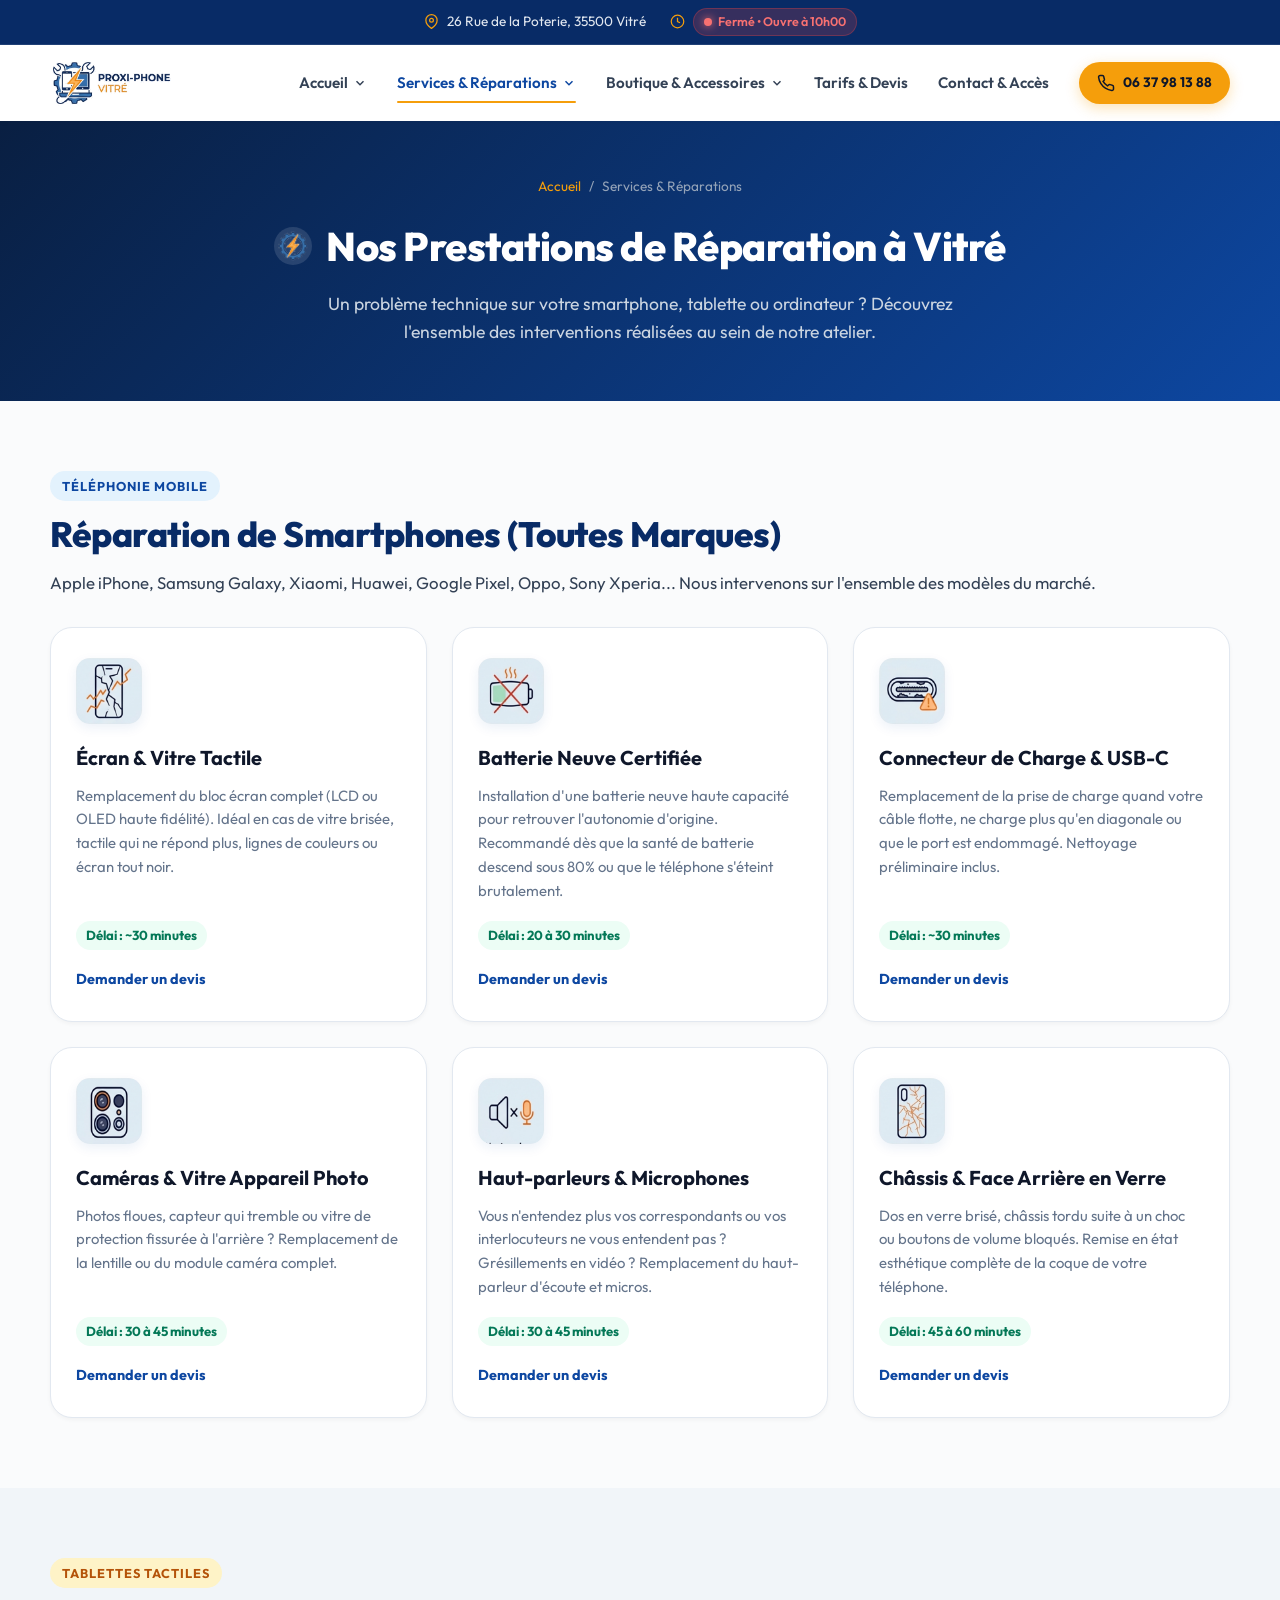
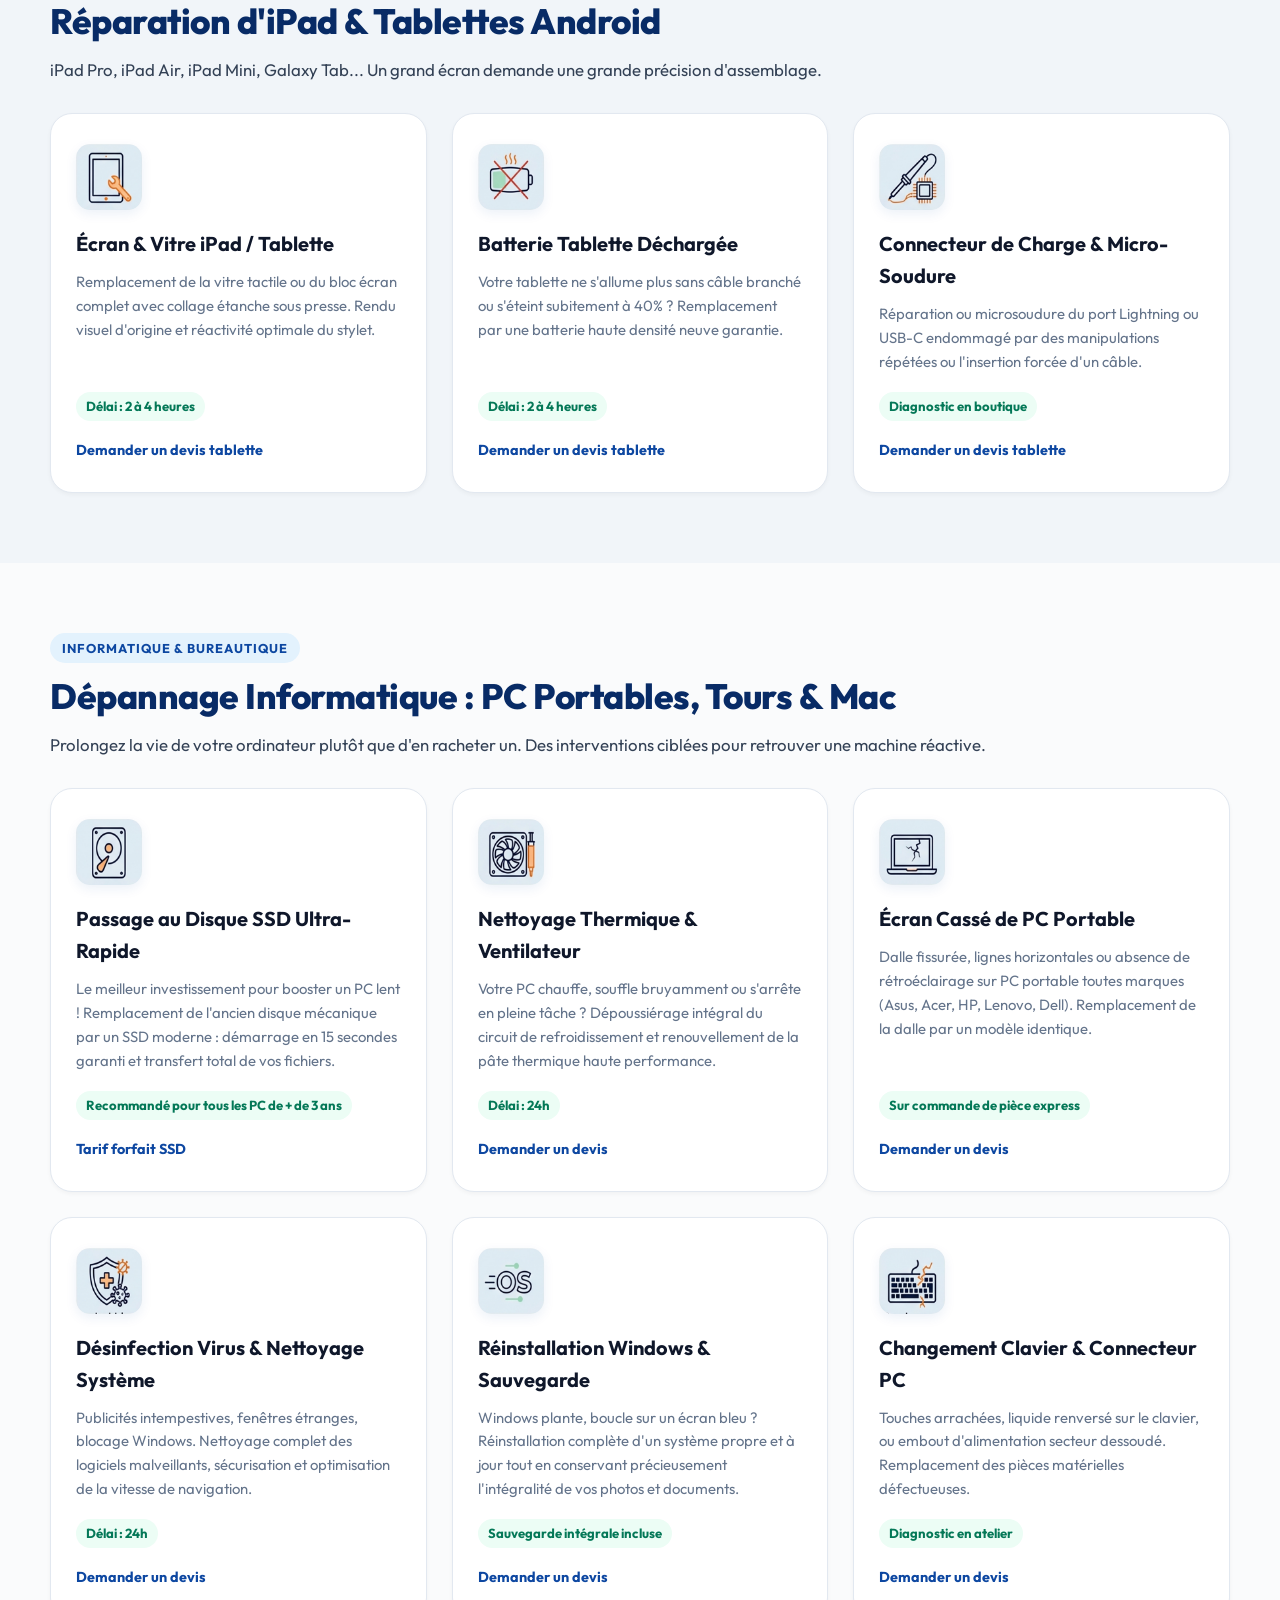
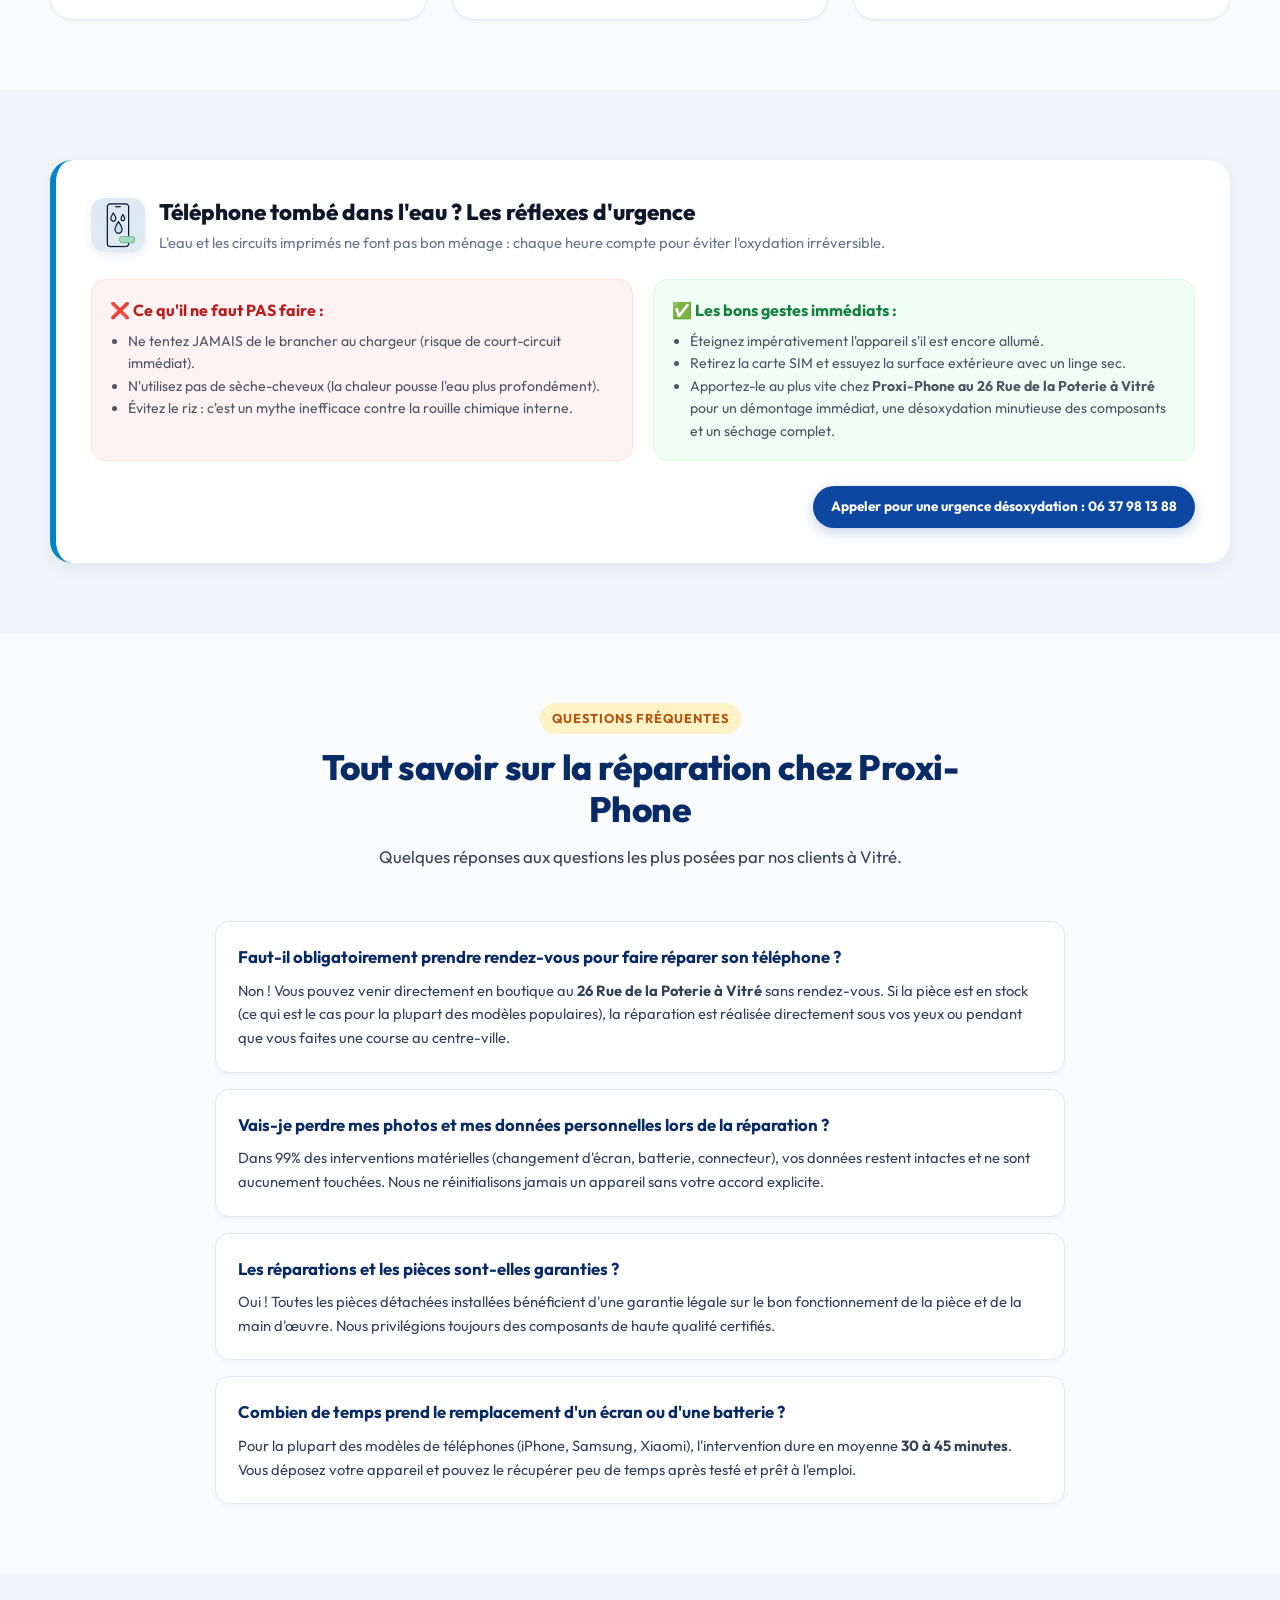
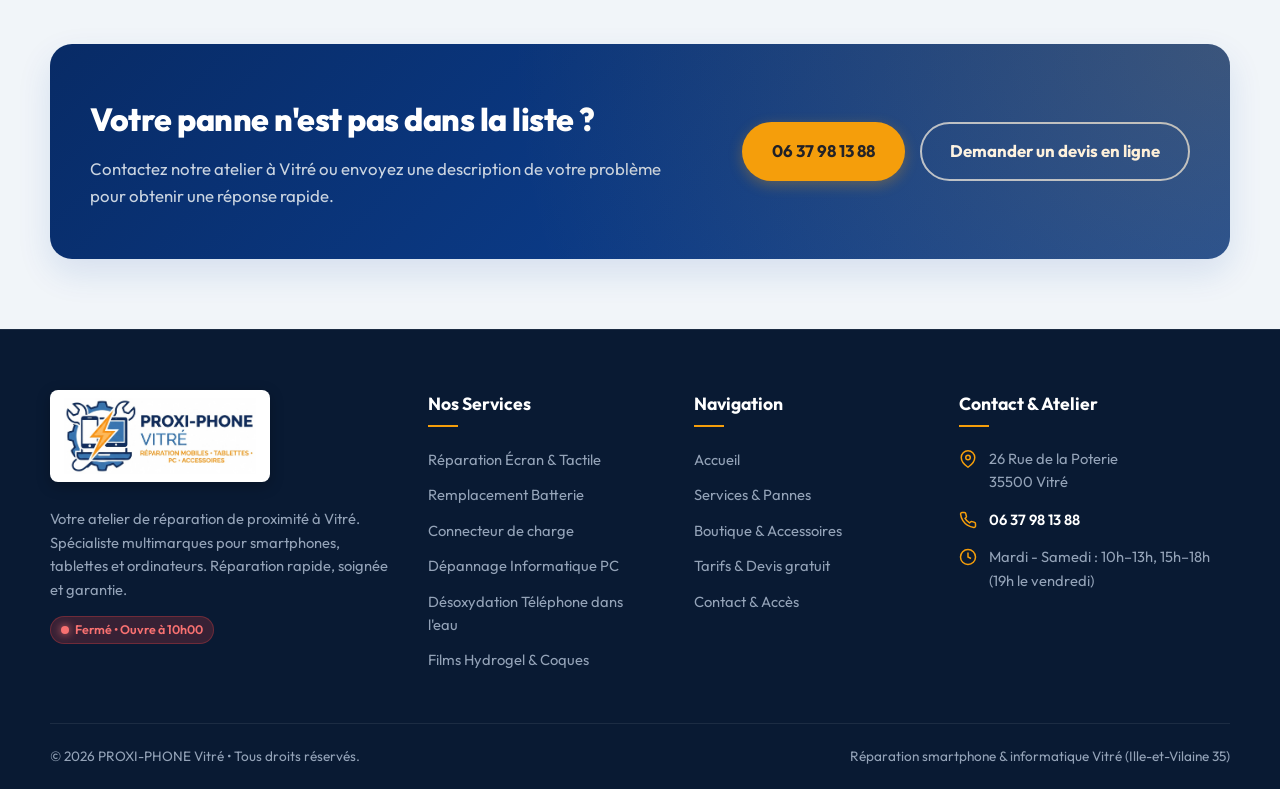
<file: services.html>
<!DOCTYPE html>
<html lang="fr">
<head>
  <meta charset="UTF-8">
  <meta name="viewport" content="width=device-width, initial-scale=1.0">
  <title>Services & Réparations Mobiles, Tablettes, PC | PROXI-PHONE Vitré</title>
  <meta name="description" content="Découvrez nos prestations de réparation à Vitré : remplacement écran iPhone et Samsung, batterie, connecteur de charge, désoxydation, dépannage PC et Mac. Pièces garanties.">
  <meta name="keywords" content="réparation écran téléphone vitré, changement batterie smartphone 35500, réparation pc portable vitré, désoxydation téléphone dans l'eau vitré, proxi-phone services">

  <link rel="preconnect" href="https://fonts.googleapis.com">
  <link rel="preconnect" href="https://fonts.gstatic.com" crossorigin>
  <link href="https://fonts.googleapis.com/css2?family=Outfit:wght@400;500;600;700;800;900&display=swap" rel="stylesheet">

  <link rel="stylesheet" href="assets/css/style.css">
  <link rel="icon" type="image/png" href="assets/logo/favicon.png">
  <link rel="apple-touch-icon" href="assets/logo/favicon.png">
</head>
<body>

  <!-- Top bar infos & statut dynamique -->
  <div class="topbar">
    <div class="container">
      <div class="topbar-info">
        <div class="topbar-item">
          <svg viewBox="0 0 24 24" fill="none" stroke="currentColor" stroke-width="2"><path d="M21 10c0 7-9 13-9 13s-9-6-9-13a9 9 0 0 1 18 0z"></path><circle cx="12" cy="10" r="3"></circle></svg>
          <span>26 Rue de la Poterie, 35500 Vitré</span>
        </div>
        <div class="topbar-item">
          <svg viewBox="0 0 24 24" fill="none" stroke="currentColor" stroke-width="2"><circle cx="12" cy="12" r="10"></circle><polyline points="12 6 12 12 16 14"></polyline></svg>
          <span class="status-badge closed"><span class="status-dot"></span><span>Calcul en cours...</span></span>
        </div>
      </div>
    </div>
  </div>

  <!-- Header -->
  <header class="site-header">
    <div class="container">
      <div class="header-inner">
        <a href="index.html" class="logo" title="PROXI-PHONE Vitré - Accueil">
          <img src="assets/logo/logo-compact-horizontal.png" alt="PROXI-PHONE Vitré - Réparation Mobiles & PC" class="logo-header-img">
        </a>

        <nav class="main-nav">
          <ul class="nav-links">
            <li class="nav-item has-dropdown">
              <a href="index.html" class="nav-link">
                <span>Accueil</span>
                <svg class="dropdown-chevron" viewBox="0 0 24 24" fill="none" stroke="currentColor"><polyline points="6 9 12 15 18 9"></polyline></svg>
              </a>
              <ul class="dropdown-menu">
                <li><a href="index.html" class="dropdown-item"><svg viewBox="0 0 24 24" fill="none" stroke="currentColor" stroke-width="2"><path d="M3 9l9-7 9 7v11a2 2 0 0 1-2 2H5a2 2 0 0 1-2-2z"></path><polyline points="9 22 9 12 15 12 15 22"></polyline></svg><span>Vue d'ensemble</span></a></li>
                <li><a href="index.html#pannes-courantes" class="dropdown-item"><svg viewBox="0 0 24 24" fill="none" stroke="currentColor" stroke-width="2"><circle cx="12" cy="12" r="10"></circle><polyline points="12 6 12 12 16 14"></polyline></svg><span>Pannes les plus courantes</span></a></li>
                <li><a href="index.html#pourquoi-proxi-phone" class="dropdown-item"><svg viewBox="0 0 24 24" fill="none" stroke="currentColor" stroke-width="2"><path d="M12 22s8-4 8-10V5l-8-3-8 3v7c0 6 8 10 8 10z"></path></svg><span>Pourquoi confier votre appareil</span></a></li>
              </ul>
            </li>

            <li class="nav-item has-dropdown">
              <a href="services.html" class="nav-link active">
                <span>Services & Réparations</span>
                <svg class="dropdown-chevron" viewBox="0 0 24 24" fill="none" stroke="currentColor"><polyline points="6 9 12 15 18 9"></polyline></svg>
              </a>
              <ul class="dropdown-menu">
                <li><a href="services.html" class="dropdown-item"><svg viewBox="0 0 24 24" fill="none" stroke="currentColor" stroke-width="2"><polygon points="12 2 15.09 8.26 22 9.27 17 14.14 18.18 21.02 12 17.77 5.82 21.02 7 14.14 2 9.27 8.91 8.26 12 2"></polygon></svg><span>Tous nos services</span></a></li>
                <li><a href="services.html#reparation-smartphones" class="dropdown-item"><svg viewBox="0 0 24 24" fill="none" stroke="currentColor" stroke-width="2"><rect x="5" y="2" width="14" height="20" rx="2" ry="2"></rect><line x1="12" y1="18" x2="12.01" y2="18"></line></svg><span>Réparation Smartphone</span></a></li>
                <li><a href="services.html#reparation-tablettes" class="dropdown-item"><svg viewBox="0 0 24 24" fill="none" stroke="currentColor" stroke-width="2"><rect x="4" y="2" width="16" height="20" rx="2" ry="2"></rect><line x1="12" y1="18" x2="12.01" y2="18"></line></svg><span>Réparation iPad & Tablettes Android</span></a></li>
                <li><a href="services.html#depannage-informatique" class="dropdown-item"><svg viewBox="0 0 24 24" fill="none" stroke="currentColor" stroke-width="2"><rect x="2" y="3" width="20" height="14" rx="2" ry="2"></rect><line x1="8" y1="21" x2="16" y2="21"></line><line x1="12" y1="17" x2="12" y2="21"></line></svg><span>Dépannage Informatique (PC & Mac)</span></a></li>
              </ul>
            </li>

            <li class="nav-item has-dropdown">
              <a href="accessoires.html" class="nav-link">
                <span>Boutique & Accessoires</span>
                <svg class="dropdown-chevron" viewBox="0 0 24 24" fill="none" stroke="currentColor"><polyline points="6 9 12 15 18 9"></polyline></svg>
              </a>
              <ul class="dropdown-menu">
                <li><a href="accessoires.html" class="dropdown-item"><svg viewBox="0 0 24 24" fill="none" stroke="currentColor" stroke-width="2"><path d="M6 2L3 6v14a2 2 0 0 0 2 2h14a2 2 0 0 0 2-2V6l-3-4z"></path><line x1="3" y1="6" x2="21" y2="6"></line><path d="M16 10a4 4 0 0 1-8 0"></path></svg><span>Boutique en magasin</span></a></li>
                <li><a href="accessoires.html#gammes-accessoires" class="dropdown-item"><svg viewBox="0 0 24 24" fill="none" stroke="currentColor" stroke-width="2"><rect x="5" y="2" width="14" height="20" rx="2" ry="2"></rect><line x1="12" y1="18" x2="12.01" y2="18"></line></svg><span>Nos gammes d'accessoires disponibles</span></a></li>
                <li><a href="accessoires.html#avantages-boutique" class="dropdown-item"><svg viewBox="0 0 24 24" fill="none" stroke="currentColor" stroke-width="2"><polygon points="12 2 15.09 8.26 22 9.27 17 14.14 18.18 21.02 12 17.77 5.82 21.02 7 14.14 2 9.27 8.91 8.26 12 2"></polygon></svg><span>L'avantage d'acheter en boutique à Vitré</span></a></li>
              </ul>
            </li>

            <li class="nav-item"><a href="devis.html" class="nav-link">Tarifs & Devis</a></li>
            <li class="nav-item"><a href="contact.html" class="nav-link">Contact & Accès</a></li>
          </ul>

          <div class="header-cta-group">
            <a href="tel:0637981388" class="btn btn-accent btn-sm">
              <svg viewBox="0 0 24 24" fill="none" stroke="currentColor" stroke-width="2"><path d="M22 16.92v3a2 2 0 0 1-2.18 2 19.79 19.79 0 0 1-8.63-3.07 19.5 19.5 0 0 1-6-6 19.79 19.79 0 0 1-3.07-8.67A2 2 0 0 1 4.11 2h3a2 2 0 0 1 2 1.72 12.84 12.84 0 0 0 .7 2.81 2 2 0 0 1-.45 2.11L8.09 9.91a16 16 0 0 0 6 6l1.27-1.27a2 2 0 0 1 2.11-.45 12.84 12.84 0 0 0 2.81.7A2 2 0 0 1 22 16.92z"></path></svg>
              <span>06 37 98 13 88</span>
            </a>
            <button class="menu-toggle" aria-label="Menu principal">
              <svg width="24" height="24" viewBox="0 0 24 24" fill="none" stroke="currentColor" stroke-width="2"><line x1="3" y1="12" x2="21" y2="12"></line><line x1="3" y1="6" x2="21" y2="6"></line><line x1="3" y1="18" x2="21" y2="18"></line></svg>
            </button>
          </div>
        </nav>
      </div>
    </div>
  </header>

  <!-- PAGE HERO -->
  <section class="page-hero">
    <div class="container">
      <div class="breadcrumbs">
        <a href="index.html">Accueil</a>
        <span>/</span>
        <span>Services & Réparations</span>
      </div>
      <div style="display:inline-flex; align-items:center; justify-content:center; gap:14px; margin-bottom:12px; flex-wrap:wrap;">
        <img src="assets/logo/logo-icone-engrenage.png" alt="Proxi-Phone" style="width:38px; height:38px; object-fit:contain; background:rgba(255,255,255,0.12); border-radius:50%; padding:4px;">
        <h1 style="margin:0;">Nos Prestations de Réparation à Vitré</h1>
      </div>
      <p>Un problème technique sur votre smartphone, tablette ou ordinateur ? Découvrez l'ensemble des interventions réalisées au sein de notre atelier.</p>
    </div>
  </section>

  <!-- SECTION 1 : SMARTPHONES -->
  <section class="section" id="reparation-smartphones">
    <div class="container">
      <div class="section-header" style="text-align:left; max-width:100%; margin-bottom:30px;">
        <span class="section-tag">Téléphonie Mobile</span>
        <h2 class="section-title">Réparation de Smartphones (Toutes Marques)</h2>
        <p class="section-desc">Apple iPhone, Samsung Galaxy, Xiaomi, Huawei, Google Pixel, Oppo, Sony Xperia... Nous intervenons sur l'ensemble des modèles du marché.</p>
      </div>

      <div class="issues-grid">
        <div class="issue-card">
          <div class="issue-card-icon">
            <img src="assets/pictogrammes/picto-ecran-casse.png" alt="Écran & Vitre Tactile">
          </div>
          <h3>Écran & Vitre Tactile</h3>
          <p>Remplacement du bloc écran complet (LCD ou OLED haute fidélité). Idéal en cas de vitre brisée, tactile qui ne répond plus, lignes de couleurs ou écran tout noir.</p>
          <div class="issue-card-delay">Délai : ~30 minutes</div>
          <a href="devis.html" class="issue-card-btn">Demander un devis</a>
        </div>

        <div class="issue-card">
          <div class="issue-card-icon">
            <img src="assets/pictogrammes/picto-batterie.png" alt="Batterie Neuve Certifiée">
          </div>
          <h3>Batterie Neuve Certifiée</h3>
          <p>Installation d'une batterie neuve haute capacité pour retrouver l'autonomie d'origine. Recommandé dès que la santé de batterie descend sous 80% ou que le téléphone s'éteint brutalement.</p>
          <div class="issue-card-delay">Délai : 20 à 30 minutes</div>
          <a href="devis.html" class="issue-card-btn">Demander un devis</a>
        </div>

        <div class="issue-card">
          <div class="issue-card-icon">
            <img src="assets/pictogrammes/picto-connecteur-charge.png" alt="Connecteur de Charge & USB-C">
          </div>
          <h3>Connecteur de Charge & USB-C</h3>
          <p>Remplacement de la prise de charge quand votre câble flotte, ne charge plus qu'en diagonale ou que le port est endommagé. Nettoyage préliminaire inclus.</p>
          <div class="issue-card-delay">Délai : ~30 minutes</div>
          <a href="devis.html" class="issue-card-btn">Demander un devis</a>
        </div>

        <div class="issue-card">
          <div class="issue-card-icon">
            <img src="assets/pictogrammes/picto-module-camera.png" alt="Caméras & Vitre Appareil Photo">
          </div>
          <h3>Caméras & Vitre Appareil Photo</h3>
          <p>Photos floues, capteur qui tremble ou vitre de protection fissurée à l'arrière ? Remplacement de la lentille ou du module caméra complet.</p>
          <div class="issue-card-delay">Délai : 30 à 45 minutes</div>
          <a href="devis.html" class="issue-card-btn">Demander un devis</a>
        </div>

        <div class="issue-card">
          <div class="issue-card-icon">
            <img src="assets/pictogrammes/picto-haut-parleur-micro.png" alt="Haut-parleurs & Microphones">
          </div>
          <h3>Haut-parleurs & Microphones</h3>
          <p>Vous n'entendez plus vos correspondants ou vos interlocuteurs ne vous entendent pas ? Grésillements en vidéo ? Remplacement du haut-parleur d'écoute et micros.</p>
          <div class="issue-card-delay">Délai : 30 à 45 minutes</div>
          <a href="devis.html" class="issue-card-btn">Demander un devis</a>
        </div>

        <div class="issue-card">
          <div class="issue-card-icon">
            <img src="assets/pictogrammes/picto-vitre-arriere.png" alt="Châssis & Face Arrière en Verre">
          </div>
          <h3>Châssis & Face Arrière en Verre</h3>
          <p>Dos en verre brisé, châssis tordu suite à un choc ou boutons de volume bloqués. Remise en état esthétique complète de la coque de votre téléphone.</p>
          <div class="issue-card-delay">Délai : 45 à 60 minutes</div>
          <a href="devis.html" class="issue-card-btn">Demander un devis</a>
        </div>
      </div>
    </div>
  </section>

  <!-- SECTION 2 : TABLETTES & IPAD -->
  <section class="section section-bg-light" id="reparation-tablettes">
    <div class="container">
      <div class="section-header" style="text-align:left; max-width:100%; margin-bottom:30px;">
        <span class="section-tag tag-accent">Tablettes Tactiles</span>
        <h2 class="section-title">Réparation d'iPad & Tablettes Android</h2>
        <p class="section-desc">iPad Pro, iPad Air, iPad Mini, Galaxy Tab... Un grand écran demande une grande précision d'assemblage.</p>
      </div>

      <div class="issues-grid">
        <div class="issue-card">
          <div class="issue-card-icon">
            <img src="assets/pictogrammes/picto-reparation-tablette.png" alt="Écran & Vitre iPad / Tablette">
          </div>
          <h3>Écran & Vitre iPad / Tablette</h3>
          <p>Remplacement de la vitre tactile ou du bloc écran complet avec collage étanche sous presse. Rendu visuel d'origine et réactivité optimale du stylet.</p>
          <div class="issue-card-delay">Délai : 2 à 4 heures</div>
          <a href="devis.html" class="issue-card-btn">Demander un devis tablette</a>
        </div>

        <div class="issue-card">
          <div class="issue-card-icon">
            <img src="assets/pictogrammes/picto-batterie.png" alt="Batterie Tablette Déchargée">
          </div>
          <h3>Batterie Tablette Déchargée</h3>
          <p>Votre tablette ne s'allume plus sans câble branché ou s'éteint subitement à 40% ? Remplacement par une batterie haute densité neuve garantie.</p>
          <div class="issue-card-delay">Délai : 2 à 4 heures</div>
          <a href="devis.html" class="issue-card-btn">Demander un devis tablette</a>
        </div>

        <div class="issue-card">
          <div class="issue-card-icon">
            <img src="assets/pictogrammes/picto-microsoudure.png" alt="Connecteur de Charge & Micro-Soudure">
          </div>
          <h3>Connecteur de Charge & Micro-Soudure</h3>
          <p>Réparation ou microsoudure du port Lightning ou USB-C endommagé par des manipulations répétées ou l'insertion forcée d'un câble.</p>
          <div class="issue-card-delay">Diagnostic en boutique</div>
          <a href="devis.html" class="issue-card-btn">Demander un devis tablette</a>
        </div>
      </div>
    </div>
  </section>

  <!-- SECTION 3 : DÉPANNAGE PC & ORDINATEURS -->
  <section class="section" id="depannage-informatique">
    <div class="container">
      <div class="section-header" style="text-align:left; max-width:100%; margin-bottom:30px;">
        <span class="section-tag">Informatique & Bureautique</span>
        <h2 class="section-title">Dépannage Informatique : PC Portables, Tours & Mac</h2>
        <p class="section-desc">Prolongez la vie de votre ordinateur plutôt que d'en racheter un. Des interventions ciblées pour retrouver une machine réactive.</p>
      </div>

      <div class="issues-grid">
        <div class="issue-card">
          <div class="issue-card-icon">
            <img src="assets/pictogrammes/picto-disque-ssd.png" alt="Passage au Disque SSD Ultra-Rapide">
          </div>
          <h3>Passage au Disque SSD Ultra-Rapide</h3>
          <p>Le meilleur investissement pour booster un PC lent ! Remplacement de l'ancien disque mécanique par un SSD moderne : démarrage en 15 secondes garanti et transfert total de vos fichiers.</p>
          <div class="issue-card-delay">Recommandé pour tous les PC de + de 3 ans</div>
          <a href="devis.html" class="issue-card-btn">Tarif forfait SSD</a>
        </div>

        <div class="issue-card">
          <div class="issue-card-icon">
            <img src="assets/pictogrammes/picto-ventilateur-thermique.png" alt="Nettoyage Thermique & Ventilateur">
          </div>
          <h3>Nettoyage Thermique & Ventilateur</h3>
          <p>Votre PC chauffe, souffle bruyamment ou s'arrête en pleine tâche ? Dépoussiérage intégral du circuit de refroidissement et renouvellement de la pâte thermique haute performance.</p>
          <div class="issue-card-delay">Délai : 24h</div>
          <a href="devis.html" class="issue-card-btn">Demander un devis</a>
        </div>

        <div class="issue-card">
          <div class="issue-card-icon">
            <img src="assets/pictogrammes/picto-dalle-pc.png" alt="Écran Cassé de PC Portable">
          </div>
          <h3>Écran Cassé de PC Portable</h3>
          <p>Dalle fissurée, lignes horizontales ou absence de rétroéclairage sur PC portable toutes marques (Asus, Acer, HP, Lenovo, Dell). Remplacement de la dalle par un modèle identique.</p>
          <div class="issue-card-delay">Sur commande de pièce express</div>
          <a href="devis.html" class="issue-card-btn">Demander un devis</a>
        </div>

        <div class="issue-card">
          <div class="issue-card-icon">
            <img src="assets/pictogrammes/picto-antivirus.png" alt="Désinfection Virus & Nettoyage Système">
          </div>
          <h3>Désinfection Virus & Nettoyage Système</h3>
          <p>Publicités intempestives, fenêtres étranges, blocage Windows. Nettoyage complet des logiciels malveillants, sécurisation et optimisation de la vitesse de navigation.</p>
          <div class="issue-card-delay">Délai : 24h</div>
          <a href="devis.html" class="issue-card-btn">Demander un devis</a>
        </div>

        <div class="issue-card">
          <div class="issue-card-icon">
            <img src="assets/pictogrammes/picto-reinstallation-os.png" alt="Réinstallation Windows & Sauvegarde">
          </div>
          <h3>Réinstallation Windows & Sauvegarde</h3>
          <p>Windows plante, boucle sur un écran bleu ? Réinstallation complète d'un système propre et à jour tout en conservant précieusement l'intégralité de vos photos et documents.</p>
          <div class="issue-card-delay">Sauvegarde intégrale incluse</div>
          <a href="devis.html" class="issue-card-btn">Demander un devis</a>
        </div>

        <div class="issue-card">
          <div class="issue-card-icon">
            <img src="assets/pictogrammes/picto-clavier-pc.png" alt="Changement Clavier & Connecteur PC">
          </div>
          <h3>Changement Clavier & Connecteur PC</h3>
          <p>Touches arrachées, liquide renversé sur le clavier, ou embout d'alimentation secteur dessoudé. Remplacement des pièces matérielles défectueuses.</p>
          <div class="issue-card-delay">Diagnostic en atelier</div>
          <a href="devis.html" class="issue-card-btn">Demander un devis</a>
        </div>
      </div>
    </div>
  </section>

  <!-- ENCADRÉ SPÉCIAL : URGENCE TÉLÉPHONE DANS L'EAU -->
  <section class="section section-bg-light">
    <div class="container">
      <div style="background:var(--white); border-left:6px solid #0284c7; border-radius:var(--radius-lg); padding:35px; box-shadow:var(--shadow-md);">
        <div style="display:flex; align-items:center; gap:14px; margin-bottom:15px;">
          <div style="width:54px; height:54px; border-radius:var(--radius-md); display:flex; align-items:center; justify-content:center; flex-shrink:0;">
            <img src="assets/pictogrammes/picto-deoxydation-eau.png" alt="Urgence eau et désoxydation" style="width:100%; height:100%; object-fit:contain; border-radius:var(--radius-md); box-shadow:0 3px 10px rgba(13,71,161,0.1);">
          </div>
          <div>
            <h3 style="font-size:1.4rem; font-weight:800; color:var(--dark);">Téléphone tombé dans l'eau ? Les réflexes d'urgence</h3>
            <p style="font-size:0.92rem; color:var(--gray);">L'eau et les circuits imprimés ne font pas bon ménage : chaque heure compte pour éviter l'oxydation irréversible.</p>
          </div>
        </div>

        <div style="display:grid; grid-template-columns:repeat(auto-fit, minmax(260px, 1fr)); gap:20px; margin:25px 0;">
          <div style="background:#fef2f2; border:1px solid #fee2e2; border-radius:var(--radius-md); padding:18px;">
            <strong style="color:#b91c1c; display:block; margin-bottom:6px;">❌ Ce qu'il ne faut PAS faire :</strong>
            <ul style="font-size:0.88rem; color:#4b5563; line-height:1.6; list-style:disc; padding-left:18px;">
              <li>Ne tentez JAMAIS de le brancher au chargeur (risque de court-circuit immédiat).</li>
              <li>N'utilisez pas de sèche-cheveux (la chaleur pousse l'eau plus profondément).</li>
              <li>Évitez le riz : c'est un mythe inefficace contre la rouille chimique interne.</li>
            </ul>
          </div>

          <div style="background:#f0fdf4; border:1px solid #dcfce7; border-radius:var(--radius-md); padding:18px;">
            <strong style="color:#15803d; display:block; margin-bottom:6px;">✅ Les bons gestes immédiats :</strong>
            <ul style="font-size:0.88rem; color:#4b5563; line-height:1.6; list-style:disc; padding-left:18px;">
              <li>Éteignez impérativement l'appareil s'il est encore allumé.</li>
              <li>Retirez la carte SIM et essuyez la surface extérieure avec un linge sec.</li>
              <li>Apportez-le au plus vite chez <strong>Proxi-Phone au 26 Rue de la Poterie à Vitré</strong> pour un démontage immédiat, une désoxydation minutieuse des composants et un séchage complet.</li>
            </ul>
          </div>
        </div>

        <div style="text-align:right;">
          <a href="tel:0637981388" class="btn btn-primary btn-sm">
            Appeler pour une urgence désoxydation : 06 37 98 13 88
          </a>
        </div>
      </div>
    </div>
  </section>

  <!-- FAQ SECTION -->
  <section class="section">
    <div class="container">
      <div class="section-header">
        <span class="section-tag tag-accent">Questions Fréquentes</span>
        <h2 class="section-title">Tout savoir sur la réparation chez Proxi-Phone</h2>
        <p class="section-desc">Quelques réponses aux questions les plus posées par nos clients à Vitré.</p>
      </div>

      <div style="max-width:850px; margin:0 auto; display:flex; flex-direction:column; gap:16px;">
        <div style="background:var(--white); border:1px solid var(--border); border-radius:var(--radius-md); padding:22px; box-shadow:var(--shadow-sm);">
          <h4 style="font-weight:700; margin-bottom:8px; color:var(--primary-dark); font-size:1.05rem;">Faut-il obligatoirement prendre rendez-vous pour faire réparer son téléphone ?</h4>
          <p style="font-size:0.92rem; color:var(--dark-light);">Non ! Vous pouvez venir directement en boutique au <strong>26 Rue de la Poterie à Vitré</strong> sans rendez-vous. Si la pièce est en stock (ce qui est le cas pour la plupart des modèles populaires), la réparation est réalisée directement sous vos yeux ou pendant que vous faites une course au centre-ville.</p>
        </div>

        <div style="background:var(--white); border:1px solid var(--border); border-radius:var(--radius-md); padding:22px; box-shadow:var(--shadow-sm);">
          <h4 style="font-weight:700; margin-bottom:8px; color:var(--primary-dark); font-size:1.05rem;">Vais-je perdre mes photos et mes données personnelles lors de la réparation ?</h4>
          <p style="font-size:0.92rem; color:var(--dark-light);">Dans 99% des interventions matérielles (changement d'écran, batterie, connecteur), vos données restent intactes et ne sont aucunement touchées. Nous ne réinitialisons jamais un appareil sans votre accord explicite.</p>
        </div>

        <div style="background:var(--white); border:1px solid var(--border); border-radius:var(--radius-md); padding:22px; box-shadow:var(--shadow-sm);">
          <h4 style="font-weight:700; margin-bottom:8px; color:var(--primary-dark); font-size:1.05rem;">Les réparations et les pièces sont-elles garanties ?</h4>
          <p style="font-size:0.92rem; color:var(--dark-light);">Oui ! Toutes les pièces détachées installées bénéficient d'une garantie légale sur le bon fonctionnement de la pièce et de la main d'œuvre. Nous privilégions toujours des composants de haute qualité certifiés.</p>
        </div>

        <div style="background:var(--white); border:1px solid var(--border); border-radius:var(--radius-md); padding:22px; box-shadow:var(--shadow-sm);">
          <h4 style="font-weight:700; margin-bottom:8px; color:var(--primary-dark); font-size:1.05rem;">Combien de temps prend le remplacement d'un écran ou d'une batterie ?</h4>
          <p style="font-size:0.92rem; color:var(--dark-light);">Pour la plupart des modèles de téléphones (iPhone, Samsung, Xiaomi), l'intervention dure en moyenne <strong>30 à 45 minutes</strong>. Vous déposez votre appareil et pouvez le récupérer peu de temps après testé et prêt à l'emploi.</p>
        </div>
      </div>
    </div>
  </section>

  <!-- BANNIÈRE CTA -->
  <section class="section section-bg-light">
    <div class="container">
      <div class="cta-banner">
        <div class="cta-content">
          <h2>Votre panne n'est pas dans la liste ?</h2>
          <p>Contactez notre atelier à Vitré ou envoyez une description de votre problème pour obtenir une réponse rapide.</p>
        </div>
        <div class="cta-actions">
          <a href="tel:0637981388" class="btn btn-accent btn-lg">
            06 37 98 13 88
          </a>
          <a href="devis.html" class="btn btn-outline-white btn-lg">
            Demander un devis en ligne
          </a>
        </div>
      </div>
    </div>
  </section>

  <!-- FOOTER -->
  <footer class="site-footer">
    <div class="container">
      <div class="footer-grid">
        <div class="footer-col">
          <a href="index.html" class="footer-logo" title="PROXI-PHONE Vitré">
            <img src="assets/logo/logo-complet-blanc.png" alt="PROXI-PHONE Vitré - Réparation Mobiles & PC" class="footer-logo-img">
          </a>
          <p>
            Votre atelier de réparation de proximité à Vitré. Spécialiste multimarques pour smartphones, tablettes et ordinateurs. Réparation rapide, soignée et garantie.
          </p>
          <div class="status-badge closed"><span class="status-dot"></span><span>Statut en direct</span></div>
        </div>

        <div class="footer-col">
          <h4>Nos Services</h4>
          <ul class="footer-links">
            <li><a href="services.html">Réparation Écran & Tactile</a></li>
            <li><a href="services.html">Remplacement Batterie</a></li>
            <li><a href="services.html">Connecteur de charge</a></li>
            <li><a href="services.html">Dépannage Informatique PC</a></li>
            <li><a href="services.html">Désoxydation Téléphone dans l'eau</a></li>
            <li><a href="accessoires.html">Films Hydrogel & Coques</a></li>
          </ul>
        </div>

        <div class="footer-col">
          <h4>Navigation</h4>
          <ul class="footer-links">
            <li><a href="index.html">Accueil</a></li>
            <li><a href="services.html">Services & Pannes</a></li>
            <li><a href="accessoires.html">Boutique & Accessoires</a></li>
            <li><a href="devis.html">Tarifs & Devis gratuit</a></li>
            <li><a href="contact.html">Contact & Accès</a></li>
          </ul>
        </div>

        <div class="footer-col">
          <h4>Contact & Atelier</h4>
          <div class="footer-contact-item">
            <svg viewBox="0 0 24 24" fill="none" stroke="currentColor" stroke-width="2"><path d="M21 10c0 7-9 13-9 13s-9-6-9-13a9 9 0 0 1 18 0z"></path><circle cx="12" cy="10" r="3"></circle></svg>
            <span>26 Rue de la Poterie<br>35500 Vitré</span>
          </div>
          <div class="footer-contact-item">
            <svg viewBox="0 0 24 24" fill="none" stroke="currentColor" stroke-width="2"><path d="M22 16.92v3a2 2 0 0 1-2.18 2 19.79 19.79 0 0 1-8.63-3.07 19.5 19.5 0 0 1-6-6 19.79 19.79 0 0 1-3.07-8.67A2 2 0 0 1 4.11 2h3a2 2 0 0 1 2 1.72 12.84 12.84 0 0 0 .7 2.81 2 2 0 0 1-.45 2.11L8.09 9.91a16 16 0 0 0 6 6l1.27-1.27a2 2 0 0 1 2.11-.45 12.84 12.84 0 0 0 2.81.7A2 2 0 0 1 22 16.92z"></path></svg>
            <a href="tel:0637981388">06 37 98 13 88</a>
          </div>
          <div class="footer-contact-item">
            <svg viewBox="0 0 24 24" fill="none" stroke="currentColor" stroke-width="2"><circle cx="12" cy="12" r="10"></circle><polyline points="12 6 12 12 16 14"></polyline></svg>
            <span>Mardi - Samedi : 10h–13h, 15h–18h (19h le vendredi)</span>
          </div>
        </div>
      </div>

      <div class="footer-bottom">
        <div>
          &copy; 2026 PROXI-PHONE Vitré • Tous droits réservés.
        </div>
        <div class="footer-bottom-links">
          <span>Réparation smartphone & informatique Vitré (Ille-et-Vilaine 35)</span>
        </div>
      </div>
    </div>
  </footer>

  <button class="scroll-top-btn" aria-label="Remonter en haut de page">
    <svg width="22" height="22" viewBox="0 0 24 24" fill="none" stroke="currentColor" stroke-width="2.5"><polyline points="18 15 12 9 6 15"></polyline></svg>
  </button>

  <div class="mobile-sticky-bar">
    <div class="mobile-sticky-inner">
      <a href="tel:0637981388" class="btn btn-accent btn-sm">
        <svg viewBox="0 0 24 24" fill="none" stroke="currentColor" stroke-width="2"><path d="M22 16.92v3a2 2 0 0 1-2.18 2 19.79 19.79 0 0 1-8.63-3.07 19.5 19.5 0 0 1-6-6 19.79 19.79 0 0 1-3.07-8.67A2 2 0 0 1 4.11 2h3a2 2 0 0 1 2 1.72 12.84 12.84 0 0 0 .7 2.81 2 2 0 0 1-.45 2.11L8.09 9.91a16 16 0 0 0 6 6l1.27-1.27a2 2 0 0 1 2.11-.45 12.84 12.84 0 0 0 2.81.7A2 2 0 0 1 22 16.92z"></path></svg>
        Appeler l'atelier
      </a>
      <a href="https://maps.google.com/?q=26+Rue+de+la+Poterie+35500+Vitr%C3%A9" target="_blank" rel="noopener" class="btn btn-primary btn-sm">
        <svg viewBox="0 0 24 24" fill="none" stroke="currentColor" stroke-width="2"><polygon points="3 11 22 2 13 21 11 13 3 11"></polygon></svg>
        Itinéraire
      </a>
    </div>
  </div>

  <script src="assets/js/main.js"></script>
</body>
</html>
</file>
<file: assets/css/style.css>
/* ==========================================================================
   PROXI-PHONE - Vitré | Feuille de style principale
   Couleurs : Bleu Professionnel & Jaune/Ambre Chaleureux
   ========================================================================== */

:root {
  /* Palette de couleurs */
  --primary: #0d47a1;         /* Bleu royal profond */
  --primary-dark: #082b66;    /* Bleu nuit */
  --primary-light: #1e88e5;   /* Bleu dynamique */
  --primary-soft: #e3f2fd;    /* Bleu très clair pour fonds */
  
  --accent: #f59e0b;          /* Jaune ambré chaleureux */
  --accent-hover: #d97706;    /* Ambre foncé */
  --accent-light: #fef3c7;    /* Jaune doux pour badges */

  --success: #10b981;
  --danger: #ef4444;
  
  --dark: #0f172a;            /* Anthracite moderne pour textes */
  --dark-light: #334155;      /* Gris foncé pour sous-titres */
  --gray: #64748b;            /* Gris neutre */
  --gray-light: #f1f5f9;      /* Gris très clair pour sections alternées */
  --border: #e2e8f0;          /* Gris bordure */
  --white: #ffffff;

  /* Typographie */
  --font-main: 'Outfit', 'Inter', -apple-system, BlinkMacSystemFont, "Segoe UI", Roboto, sans-serif;

  /* Ombres & Rayons */
  --radius-sm: 8px;
  --radius-md: 14px;
  --radius-lg: 22px;
  --radius-full: 9999px;

  --shadow-sm: 0 2px 4px rgba(0, 0, 0, 0.04);
  --shadow-md: 0 6px 18px rgba(13, 71, 161, 0.08);
  --shadow-lg: 0 14px 34px rgba(13, 71, 161, 0.12);
  --shadow-hover: 0 18px 40px rgba(13, 71, 161, 0.16);

  --transition: all 0.3s cubic-bezier(0.16, 1, 0.3, 1);
}

/* Reset & Base */
*, *::before, *::after {
  box-sizing: border-box;
  margin: 0;
  padding: 0;
}

html {
  scroll-behavior: smooth;
  font-size: 16px;
  overflow-x: hidden;
  max-width: 100%;
}

[id] {
  scroll-margin-top: 85px;
}

body {
  font-family: var(--font-main);
  color: var(--dark);
  background-color: #fafbfc;
  line-height: 1.6;
  overflow-x: hidden;
  max-width: 100%;
  width: 100%;
  position: relative;
  display: flex;
  flex-direction: column;
  min-height: 100vh;
}

img {
  max-width: 100%;
  height: auto;
  display: block;
}

a {
  color: inherit;
  text-decoration: none;
  transition: var(--transition);
}

ul {
  list-style: none;
}

button, input, select, textarea {
  font-family: inherit;
}

.container {
  width: 100%;
  max-width: 1220px;
  margin: 0 auto;
  padding: 0 20px;
}

/* ==========================================================================
   TOP BAR D'INFORMATIONS
   ========================================================================== */
.topbar {
  background-color: var(--primary-dark);
  color: #e2e8f0;
  font-size: 0.85rem;
  padding: 8px 0;
  border-bottom: 1px solid rgba(255, 255, 255, 0.1);
}

.topbar .container {
  display: flex;
  justify-content: center;
  align-items: center;
  flex-wrap: wrap;
  gap: 16px;
  text-align: center;
}

.topbar-info {
  display: flex;
  align-items: center;
  justify-content: center;
  gap: 24px;
  flex-wrap: wrap;
}

.topbar-item {
  display: flex;
  align-items: center;
  gap: 8px;
}

.topbar-item svg {
  width: 15px;
  height: 15px;
  color: var(--accent);
}

.status-badge {
  display: inline-flex;
  align-items: center;
  gap: 6px;
  padding: 3px 10px;
  border-radius: var(--radius-full);
  font-weight: 600;
  font-size: 0.78rem;
}

.status-badge.open {
  background: rgba(16, 185, 129, 0.2);
  color: #34d399;
  border: 1px solid rgba(16, 185, 129, 0.3);
}

.status-badge.closed {
  background: rgba(239, 68, 68, 0.2);
  color: #f87171;
  border: 1px solid rgba(239, 68, 68, 0.3);
}

.status-dot {
  width: 8px;
  height: 8px;
  border-radius: 50%;
  background-color: currentColor;
  box-shadow: 0 0 8px currentColor;
  animation: pulse-dot 2s infinite;
}

@keyframes pulse-dot {
  0%, 100% { opacity: 1; transform: scale(1); }
  50% { opacity: 0.5; transform: scale(0.85); }
}

/* ==========================================================================
   HEADER & NAVIGATION
   ========================================================================== */
.site-header {
  background-color: var(--white);
  box-shadow: var(--shadow-sm);
  position: sticky;
  top: 0;
  z-index: 100;
  transition: var(--transition);
}

.header-inner {
  display: flex;
  justify-content: space-between;
  align-items: center;
  padding: 14px 0;
}

.logo {
  display: flex;
  align-items: center;
  gap: 12px;
  text-decoration: none;
}

.logo-header-img {
  height: 48px;
  max-height: 48px;
  width: auto;
  object-fit: contain;
  display: block;
  transition: transform 0.2s ease;
}

.logo:hover .logo-header-img {
  transform: scale(1.02);
}

.logo-icon {
  width: 44px;
  height: 44px;
  background: linear-gradient(135deg, var(--primary), var(--primary-light));
  color: var(--white);
  border-radius: var(--radius-md);
  display: flex;
  align-items: center;
  justify-content: center;
  box-shadow: 0 4px 12px rgba(13, 71, 161, 0.25);
}

.logo-icon svg {
  width: 24px;
  height: 24px;
  color: var(--accent);
}

.logo-text {
  display: flex;
  flex-direction: column;
}

.logo-brand {
  font-size: 1.35rem;
  font-weight: 800;
  letter-spacing: -0.5px;
  color: var(--primary-dark);
  line-height: 1.1;
}

.logo-brand span {
  color: var(--accent);
}

.logo-sub {
  font-size: 0.75rem;
  font-weight: 600;
  color: var(--gray);
  text-transform: uppercase;
  letter-spacing: 0.5px;
}

/* Navigation principale */
.main-nav {
  display: flex;
  align-items: center;
  gap: 24px;
}

.nav-links {
  display: flex;
  align-items: center;
  gap: 18px;
}

.nav-item {
  position: relative;
  list-style: none;
}

.nav-link {
  font-weight: 600;
  font-size: 0.95rem;
  color: var(--dark-light);
  padding: 8px 6px;
  position: relative;
  display: inline-flex;
  align-items: center;
  gap: 5px;
  cursor: pointer;
  transition: color var(--transition);
}

.nav-link:hover, .nav-link.active {
  color: var(--primary);
}

.nav-link.active::after {
  content: '';
  position: absolute;
  bottom: 0;
  left: 6px;
  right: 6px;
  height: 2.5px;
  background-color: var(--accent);
  border-radius: 2px;
}

.dropdown-chevron {
  width: 14px;
  height: 14px;
  transition: transform 0.25s ease;
  stroke: currentColor;
  stroke-width: 2.5;
  flex-shrink: 0;
}

.has-dropdown:hover .dropdown-chevron,
.has-dropdown:focus-within .dropdown-chevron {
  transform: rotate(180deg);
  color: var(--accent);
}

/* Dropdown Menu Desktop */
.dropdown-menu {
  position: absolute;
  top: 100%;
  left: 0;
  min-width: 275px;
  background: var(--white);
  border-radius: var(--radius-md);
  box-shadow: 0 12px 30px -4px rgba(15, 23, 42, 0.16), 0 4px 10px -2px rgba(15, 23, 42, 0.08);
  border: 1px solid rgba(226, 232, 240, 0.95);
  padding: 8px 0;
  margin: 0;
  list-style: none;
  opacity: 0;
  visibility: hidden;
  transform: translateY(8px);
  transition: opacity 0.2s ease, transform 0.2s ease, visibility 0.2s;
  z-index: 1000;
  pointer-events: none;
}

/* Invisible bridge so mouse hovering down doesn't lose focus */
.dropdown-menu::before {
  content: '';
  position: absolute;
  top: -12px;
  left: 0;
  right: 0;
  height: 12px;
}

.has-dropdown:hover > .dropdown-menu,
.has-dropdown:focus-within > .dropdown-menu {
  opacity: 1;
  visibility: visible;
  transform: translateY(2px);
  pointer-events: auto;
}

.dropdown-item {
  display: flex;
  align-items: center;
  gap: 10px;
  padding: 9px 18px;
  font-size: 0.9rem;
  font-weight: 600;
  color: var(--dark);
  text-decoration: none;
  transition: all 0.18s ease;
  border-left: 3px solid transparent;
}

.dropdown-item svg {
  width: 15px;
  height: 15px;
  color: var(--primary);
  flex-shrink: 0;
  transition: transform 0.18s ease, color 0.18s ease;
}

.dropdown-item:hover {
  background-color: #f8fafc;
  color: var(--primary);
  border-left-color: var(--accent);
  padding-left: 22px;
}

.dropdown-item:hover svg {
  color: var(--accent);
  transform: translateX(2px);
}

.dropdown-divider {
  height: 1px;
  background-color: #e2e8f0;
  margin: 6px 14px;
}

.header-cta-group {
  display: flex;
  align-items: center;
  gap: 12px;
}

/* Menu Toggle Mobile */
.menu-toggle {
  display: none;
  background: none;
  border: none;
  color: var(--primary-dark);
  cursor: pointer;
  padding: 8px;
  min-width: 44px;
  min-height: 44px;
  border-radius: var(--radius-sm);
  align-items: center;
  justify-content: center;
  touch-action: manipulation;
  -webkit-tap-highlight-color: transparent;
}

.menu-toggle svg {
  width: 26px;
  height: 26px;
  display: block;
  pointer-events: none;
}

/* ==========================================================================
   BOUTONS & CALL TO ACTION
   ========================================================================== */
.btn {
  display: inline-flex;
  align-items: center;
  justify-content: center;
  gap: 8px;
  padding: 11px 22px;
  border-radius: var(--radius-full);
  font-weight: 700;
  font-size: 0.95rem;
  cursor: pointer;
  border: 2px solid transparent;
  transition: var(--transition);
  text-align: center;
  max-width: 100%;
}

.btn svg {
  width: 18px;
  height: 18px;
}

.btn-primary {
  background-color: var(--primary);
  color: var(--white);
  box-shadow: 0 4px 14px rgba(13, 71, 161, 0.25);
}

.btn-primary:hover {
  background-color: var(--primary-dark);
  transform: translateY(-2px);
  box-shadow: 0 6px 18px rgba(13, 71, 161, 0.35);
}

.btn-accent {
  background-color: var(--accent);
  color: var(--dark);
  box-shadow: 0 4px 14px rgba(245, 158, 11, 0.3);
}

.btn-accent:hover {
  background-color: var(--accent-hover);
  color: var(--white);
  transform: translateY(-2px);
  box-shadow: 0 6px 18px rgba(245, 158, 11, 0.4);
}

.btn-outline {
  border-color: var(--primary);
  color: var(--primary);
  background: transparent;
}

.btn-outline:hover {
  background-color: var(--primary-soft);
  color: var(--primary-dark);
}

.btn-outline-white {
  border-color: rgba(255, 255, 255, 0.7);
  color: var(--white);
  background: transparent;
}

.btn-outline-white:hover {
  background: rgba(255, 255, 255, 0.15);
  border-color: var(--white);
}

.btn-sm {
  padding: 8px 16px;
  font-size: 0.85rem;
}

.btn-lg {
  padding: 14px 28px;
  font-size: 1.05rem;
}

/* ==========================================================================
   HERO SECTION
   ========================================================================== */
.hero {
  position: relative;
  background: linear-gradient(135deg, #071f45 0%, #0d47a1 50%, #1565c0 100%);
  color: var(--white);
  padding: 75px 0 85px;
  overflow: hidden;
}

.hero::after {
  content: '';
  position: absolute;
  top: -50%;
  right: -20%;
  width: 600px;
  height: 600px;
  background: radial-gradient(circle, rgba(245, 158, 11, 0.15) 0%, rgba(255, 255, 255, 0) 70%);
  border-radius: 50%;
  pointer-events: none;
}

.hero-grid {
  display: grid;
  grid-template-columns: 1.15fr 0.85fr;
  align-items: center;
  gap: 50px;
  position: relative;
  z-index: 2;
}

.hero-badge-pill {
  display: inline-flex;
  align-items: center;
  gap: 8px;
  background: rgba(255, 255, 255, 0.12);
  backdrop-filter: blur(8px);
  padding: 6px 14px;
  border-radius: var(--radius-full);
  border: 1px solid rgba(255, 255, 255, 0.2);
  font-size: 0.85rem;
  font-weight: 600;
  margin-bottom: 20px;
}

.hero-badge-pill .pill-tag {
  background-color: var(--accent);
  color: var(--dark);
  font-weight: 800;
  padding: 2px 8px;
  border-radius: var(--radius-full);
  font-size: 0.75rem;
}

.hero-title {
  font-size: 3rem;
  font-weight: 800;
  line-height: 1.15;
  letter-spacing: -1px;
  margin-bottom: 20px;
}

.hero-title .highlight {
  color: var(--accent);
  position: relative;
  display: inline-block;
}

.hero-subtitle {
  font-size: 1.15rem;
  color: #cbd5e1;
  margin-bottom: 30px;
  max-width: 540px;
  line-height: 1.6;
}

.hero-actions {
  display: flex;
  align-items: center;
  gap: 15px;
  flex-wrap: wrap;
  margin-bottom: 35px;
}

.hero-social-proof {
  display: flex;
  align-items: center;
  gap: 15px;
  padding-top: 20px;
  border-top: 1px solid rgba(255, 255, 255, 0.15);
}

.google-review-badge {
  display: flex;
  align-items: center;
  gap: 12px;
}

.google-stars {
  color: #fbbf24;
  display: flex;
  gap: 3px;
  font-size: 1.1rem;
}

.google-text {
  font-size: 0.88rem;
  line-height: 1.3;
}

.google-text strong {
  color: var(--white);
  font-size: 1rem;
}

.google-text span {
  color: #94a3b8;
  display: block;
}

/* Carte droite du Hero */
.hero-card {
  background: rgba(255, 255, 255, 0.08);
  backdrop-filter: blur(12px);
  border: 1px solid rgba(255, 255, 255, 0.15);
  border-radius: var(--radius-lg);
  padding: 28px;
  box-shadow: 0 20px 40px rgba(0, 0, 0, 0.25);
  position: relative;
}

.hero-card-header {
  display: flex;
  align-items: center;
  gap: 12px;
  margin-bottom: 20px;
}

.hero-card-icon {
  width: 44px;
  height: 44px;
  border-radius: var(--radius-md);
  background: var(--accent);
  color: var(--dark);
  display: flex;
  align-items: center;
  justify-content: center;
}

.hero-card-icon svg {
  width: 24px;
  height: 24px;
}

.hero-card-header h3 {
  font-size: 1.2rem;
  font-weight: 700;
}

.hero-card-header p {
  font-size: 0.85rem;
  color: #cbd5e1;
}

.hero-features-list {
  display: flex;
  flex-direction: column;
  gap: 14px;
  margin-bottom: 24px;
}

.hero-feature-item {
  display: flex;
  align-items: center;
  gap: 12px;
  background: rgba(255, 255, 255, 0.06);
  padding: 12px 16px;
  border-radius: var(--radius-md);
  font-size: 0.92rem;
}

.hero-feature-item svg {
  width: 20px;
  height: 20px;
  color: var(--accent);
  flex-shrink: 0;
}

.hero-card-footer {
  text-align: center;
}

.hero-card-footer a {
  width: 100%;
}

/* ==========================================================================
   BANDEAU MARQUES
   ========================================================================== */
.brands-section {
  background: var(--white);
  padding: 30px 0;
  border-bottom: 1px solid var(--border);
}

.brands-title {
  text-align: center;
  font-size: 0.85rem;
  font-weight: 700;
  text-transform: uppercase;
  letter-spacing: 1.5px;
  color: var(--gray);
  margin-bottom: 20px;
}

.brands-list {
  display: flex;
  align-items: center;
  justify-content: center;
  gap: 32px;
  flex-wrap: wrap;
}

.brand-badge {
  display: flex;
  align-items: center;
  gap: 8px;
  padding: 8px 18px;
  background: var(--gray-light);
  border-radius: var(--radius-full);
  font-weight: 700;
  font-size: 0.95rem;
  color: var(--dark-light);
  border: 1px solid var(--border);
  transition: var(--transition);
}

.brand-badge:hover {
  border-color: var(--primary-light);
  color: var(--primary);
  transform: translateY(-2px);
}

/* ==========================================================================
   SECTIONS GÉNÉRALES
   ========================================================================== */
.section {
  padding: 70px 0;
}

.section-bg-light {
  background-color: var(--gray-light);
}

.section-header {
  text-align: center;
  max-width: 700px;
  margin: 0 auto 50px;
}

.section-tag {
  display: inline-block;
  background: var(--primary-soft);
  color: var(--primary);
  font-weight: 700;
  font-size: 0.8rem;
  text-transform: uppercase;
  letter-spacing: 1px;
  padding: 5px 12px;
  border-radius: var(--radius-full);
  margin-bottom: 12px;
}

.section-tag.tag-accent {
  background: var(--accent-light);
  color: #b45309;
}

.section-title {
  font-size: 2.2rem;
  font-weight: 800;
  color: var(--primary-dark);
  letter-spacing: -0.5px;
  line-height: 1.2;
  margin-bottom: 14px;
}

.section-desc {
  font-size: 1.05rem;
  color: var(--dark-light);
}

/* ==========================================================================
   GRILLE DES PANNES COURANTES
   ========================================================================== */
.issues-grid {
  display: grid;
  grid-template-columns: repeat(auto-fit, minmax(280px, 1fr));
  gap: 25px;
}

.issue-card {
  background: var(--white);
  border-radius: var(--radius-lg);
  padding: 30px 25px;
  border: 1px solid var(--border);
  box-shadow: var(--shadow-sm);
  transition: var(--transition);
  position: relative;
  display: flex;
  flex-direction: column;
}

.issue-card:hover {
  transform: translateY(-6px);
  box-shadow: var(--shadow-hover);
  border-color: #cbd5e1;
}

.issue-card-icon {
  width: 66px;
  height: 66px;
  background: transparent;
  color: var(--primary);
  border-radius: var(--radius-md);
  display: flex;
  align-items: center;
  justify-content: center;
  margin-bottom: 18px;
  transition: var(--transition);
}

.issue-card:hover .issue-card-icon {
  background: transparent;
}

.issue-card-icon img {
  width: 100%;
  height: 100%;
  object-fit: cover;
  border-radius: var(--radius-md);
  box-shadow: 0 4px 12px rgba(13, 71, 161, 0.08);
  transition: transform 0.25s cubic-bezier(0.16, 1, 0.3, 1), box-shadow 0.25s ease;
}

.issue-card:hover .issue-card-icon img {
  transform: scale(1.08) translateY(-2px);
  box-shadow: 0 8px 18px rgba(13, 71, 161, 0.16);
}

.issue-card-icon svg {
  width: 30px;
  height: 30px;
}

.issue-card h3 {
  font-size: 1.25rem;
  font-weight: 700;
  color: var(--dark);
  margin-bottom: 10px;
}

.issue-card p {
  color: var(--gray);
  font-size: 0.93rem;
  margin-bottom: 18px;
  flex-grow: 1;
}

.issue-card-delay {
  display: flex;
  align-items: center;
  gap: 6px;
  font-size: 0.82rem;
  font-weight: 700;
  color: #047857;
  background: #ecfdf5;
  padding: 4px 10px;
  border-radius: var(--radius-full);
  width: fit-content;
  margin-bottom: 18px;
}

.issue-card-delay svg {
  width: 14px;
  height: 14px;
}

.issue-card-btn {
  font-weight: 700;
  font-size: 0.9rem;
  color: var(--primary);
  display: inline-flex;
  align-items: center;
  gap: 6px;
}

.issue-card-btn svg {
  width: 16px;
  height: 16px;
  transition: transform 0.2s ease;
}

.issue-card:hover .issue-card-btn svg {
  transform: translateX(4px);
}

/* ==========================================================================
   POURQUOI NOUS CHOISIR (AVANTAGES)
   ========================================================================== */
.why-us-grid {
  display: grid;
  grid-template-columns: repeat(auto-fit, minmax(250px, 1fr));
  gap: 25px;
}

.feature-box {
  background: var(--white);
  padding: 30px;
  border-radius: var(--radius-lg);
  border: 1px solid var(--border);
  box-shadow: var(--shadow-sm);
  text-align: center;
  transition: var(--transition);
}

.feature-box:hover {
  transform: translateY(-4px);
  box-shadow: var(--shadow-md);
  border-color: var(--accent);
}

.feature-box-icon {
  width: 66px;
  height: 66px;
  background: transparent;
  color: #92400e;
  border-radius: var(--radius-md);
  margin: 0 auto 18px;
  display: flex;
  align-items: center;
  justify-content: center;
}

.feature-box:hover .feature-box-icon {
  background: transparent;
}

.feature-box-icon img {
  width: 100%;
  height: 100%;
  object-fit: cover;
  border-radius: var(--radius-md);
  box-shadow: 0 4px 12px rgba(13, 71, 161, 0.08);
  transition: transform 0.25s cubic-bezier(0.16, 1, 0.3, 1), box-shadow 0.25s ease;
}

.feature-box:hover .feature-box-icon img {
  transform: scale(1.08) translateY(-2px);
  box-shadow: 0 8px 18px rgba(13, 71, 161, 0.16);
}

.feature-box-icon svg {
  width: 32px;
  height: 32px;
}

.feature-box h3 {
  font-size: 1.15rem;
  font-weight: 700;
  margin-bottom: 10px;
  color: var(--dark);
}

.feature-box p {
  font-size: 0.92rem;
  color: var(--gray);
}

/* ==========================================================================
   PROCESSUS EN 4 ÉTAPES
   ========================================================================== */
.steps-container {
  display: grid;
  grid-template-columns: repeat(4, 1fr);
  gap: 24px;
  position: relative;
}

.step-card {
  background: var(--white);
  border-radius: var(--radius-md);
  padding: 26px 20px;
  border: 1px solid var(--border);
  position: relative;
  text-align: center;
  box-shadow: var(--shadow-sm);
}

.step-number {
  width: 40px;
  height: 40px;
  background: var(--primary);
  color: var(--white);
  border-radius: 50%;
  font-weight: 800;
  font-size: 1.1rem;
  display: flex;
  align-items: center;
  justify-content: center;
  margin: 0 auto 14px;
  border: 3px solid var(--primary-soft);
}

.step-card-picto {
  width: 58px;
  height: 58px;
  margin: 0 auto 14px;
  display: flex;
  align-items: center;
  justify-content: center;
}

.step-card-picto img {
  width: 100%;
  height: 100%;
  object-fit: cover;
  border-radius: var(--radius-md);
  box-shadow: 0 4px 12px rgba(13, 71, 161, 0.08);
  transition: transform 0.25s ease;
}

.step-card:hover .step-card-picto img {
  transform: scale(1.08) translateY(-2px);
}

.step-card h4 {
  font-size: 1.1rem;
  font-weight: 700;
  margin-bottom: 8px;
  color: var(--primary-dark);
}

.step-card p {
  font-size: 0.88rem;
  color: var(--gray);
}

/* ==========================================================================
   SECTION AVIS CLIENTS GOOGLE
   ========================================================================== */
.reviews-section {
  background: linear-gradient(180deg, var(--gray-light) 0%, #ffffff 100%);
}

.reviews-summary-card {
  background: var(--white);
  border: 2px solid #fde68a;
  border-radius: var(--radius-lg);
  padding: 30px;
  display: flex;
  align-items: center;
  justify-content: space-between;
  gap: 30px;
  margin-bottom: 40px;
  box-shadow: var(--shadow-md);
  flex-wrap: wrap;
}

.rating-big-box {
  display: flex;
  align-items: center;
  gap: 20px;
}

.rating-score {
  font-size: 3.5rem;
  font-weight: 900;
  line-height: 1;
  color: var(--dark);
}

.rating-stars-group {
  display: flex;
  flex-direction: column;
  gap: 4px;
}

.rating-stars-group .stars {
  color: #f59e0b;
  font-size: 1.4rem;
  display: flex;
  gap: 2px;
}

.rating-count {
  font-size: 0.95rem;
  color: var(--gray);
  font-weight: 600;
}

.reviews-grid {
  display: grid;
  grid-template-columns: repeat(auto-fit, minmax(280px, 1fr));
  gap: 25px;
}

.review-card {
  background: var(--white);
  border: 1px solid var(--border);
  border-radius: var(--radius-lg);
  padding: 26px;
  box-shadow: var(--shadow-sm);
  display: flex;
  flex-direction: column;
  justify-content: space-between;
  transition: var(--transition);
}

.review-card:hover {
  transform: translateY(-4px);
  box-shadow: var(--shadow-md);
  border-color: #cbd5e1;
}

.review-header {
  display: flex;
  align-items: center;
  justify-content: space-between;
  margin-bottom: 14px;
}

.reviewer-info {
  display: flex;
  align-items: center;
  gap: 12px;
}

.reviewer-avatar {
  width: 44px;
  height: 44px;
  border-radius: 50%;
  background: var(--primary-soft);
  color: var(--primary);
  font-weight: 700;
  display: flex;
  align-items: center;
  justify-content: center;
}

.reviewer-name {
  font-weight: 700;
  font-size: 0.95rem;
}

.reviewer-date {
  font-size: 0.8rem;
  color: var(--gray);
}

.review-stars {
  color: #f59e0b;
  font-size: 0.95rem;
}

.review-body {
  font-size: 0.93rem;
  color: var(--dark-light);
  line-height: 1.6;
  font-style: italic;
  margin-bottom: 16px;
}

.review-badge-verified {
  display: inline-flex;
  align-items: center;
  gap: 6px;
  font-size: 0.78rem;
  color: #059669;
  font-weight: 700;
}

.review-badge-verified svg {
  width: 14px;
  height: 14px;
}

/* ==========================================================================
   SECTION VITRINE / BOUTIQUE ACCESSOIRES (APERÇU)
   ========================================================================== */
.shop-preview-grid {
  display: grid;
  grid-template-columns: repeat(auto-fit, minmax(260px, 1fr));
  gap: 25px;
}

.product-item {
  background: var(--white);
  border-radius: var(--radius-lg);
  overflow: hidden;
  border: 1px solid var(--border);
  box-shadow: var(--shadow-sm);
  transition: var(--transition);
  display: flex;
  flex-direction: column;
}

.product-item:hover {
  transform: translateY(-5px);
  box-shadow: var(--shadow-md);
  border-color: var(--primary-light);
}

.product-badge-flag {
  position: absolute;
  top: 14px;
  left: 14px;
  background: var(--accent);
  color: var(--dark);
  font-weight: 800;
  font-size: 0.75rem;
  padding: 4px 10px;
  border-radius: var(--radius-full);
  z-index: 2;
}

.product-image-container {
  height: 190px;
  background: linear-gradient(135deg, #f8fafc 0%, #edf4fc 100%);
  display: flex;
  align-items: center;
  justify-content: center;
  position: relative;
  padding: 20px;
  overflow: hidden;
}

.product-image-container img {
  width: 110px;
  height: 110px;
  object-fit: cover;
  border-radius: var(--radius-md);
  box-shadow: 0 6px 18px rgba(13, 71, 161, 0.1);
  transition: transform 0.3s cubic-bezier(0.16, 1, 0.3, 1), box-shadow 0.3s ease;
}

.product-item:hover .product-image-container img {
  transform: scale(1.1) translateY(-3px);
  box-shadow: 0 12px 24px rgba(13, 71, 161, 0.18);
}

.product-image-container svg {
  width: 70px;
  height: 70px;
  color: var(--primary);
  opacity: 0.85;
}

.product-details {
  padding: 22px;
  display: flex;
  flex-direction: column;
  flex-grow: 1;
}

.product-details h4 {
  font-size: 1.1rem;
  font-weight: 700;
  margin-bottom: 8px;
  color: var(--dark);
}

.product-details p {
  font-size: 0.88rem;
  color: var(--gray);
  margin-bottom: 16px;
  flex-grow: 1;
}

.product-footer {
  display: flex;
  align-items: center;
  justify-content: space-between;
  padding-top: 14px;
  border-top: 1px solid var(--border);
}

.product-availability {
  font-size: 0.8rem;
  font-weight: 700;
  color: #059669;
  display: flex;
  align-items: center;
  gap: 5px;
}

.product-availability::before {
  content: '';
  width: 7px;
  height: 7px;
  border-radius: 50%;
  background-color: #059669;
}

/* ==========================================================================
   SECTION ACCÈS, HORAIRES & CARTE
   ========================================================================== */
.access-grid {
  display: grid;
  grid-template-columns: 1fr 1fr;
  gap: 35px;
  align-items: start;
}

.access-info-card {
  background: var(--white);
  border-radius: var(--radius-lg);
  padding: 35px;
  border: 1px solid var(--border);
  box-shadow: var(--shadow-md);
}

.access-header-item {
  display: flex;
  align-items: flex-start;
  gap: 16px;
  margin-bottom: 24px;
}

.access-icon {
  width: 52px;
  height: 52px;
  border-radius: var(--radius-md);
  background: transparent;
  color: var(--primary);
  display: flex;
  align-items: center;
  justify-content: center;
  flex-shrink: 0;
}

.access-icon img {
  width: 100%;
  height: 100%;
  object-fit: cover;
  border-radius: var(--radius-md);
  box-shadow: 0 3px 10px rgba(13, 71, 161, 0.1);
}

.access-icon svg {
  width: 24px;
  height: 24px;
}

.access-text h4 {
  font-size: 1.1rem;
  font-weight: 700;
  color: var(--dark);
  margin-bottom: 4px;
}

.access-text p {
  color: var(--dark-light);
  font-size: 0.95rem;
}

/* Tableau d'horaires */
.hours-table {
  width: 100%;
  margin: 20px 0 25px;
  border-collapse: collapse;
}

.hours-table tr {
  border-bottom: 1px solid var(--border);
}

.hours-table tr:last-child {
  border-bottom: none;
}

.hours-table td {
  padding: 10px 4px;
  font-size: 0.9rem;
}

.hours-table td.day {
  font-weight: 700;
  color: var(--dark);
}

.hours-table td.time {
  text-align: right;
  color: var(--dark-light);
}

.hours-table tr.today {
  background-color: var(--accent-light);
  border-radius: var(--radius-sm);
}

.hours-table tr.today td {
  color: #92400e;
  font-weight: 800;
}

.map-container {
  height: 100%;
  min-height: 440px;
  border-radius: var(--radius-lg);
  overflow: hidden;
  box-shadow: var(--shadow-md);
  border: 1px solid var(--border);
  position: relative;
}

.map-container iframe {
  width: 100%;
  height: 100%;
  border: 0;
  display: block;
}

/* ==========================================================================
   BANNIÈRE CALL TO ACTION (CTA)
   ========================================================================== */
.cta-banner {
  background: linear-gradient(135deg, var(--primary-dark) 0%, var(--primary) 100%);
  color: var(--white);
  border-radius: var(--radius-lg);
  padding: 50px 40px;
  display: flex;
  align-items: center;
  justify-content: space-between;
  gap: 30px;
  box-shadow: var(--shadow-lg);
  position: relative;
  overflow: hidden;
}

.cta-banner::before {
  content: '';
  position: absolute;
  top: 0;
  right: 0;
  bottom: 0;
  left: 0;
  background: radial-gradient(circle at top right, rgba(245, 158, 11, 0.2), transparent 60%);
  pointer-events: none;
}

.cta-content h2 {
  font-size: 2rem;
  font-weight: 800;
  margin-bottom: 10px;
  letter-spacing: -0.5px;
}

.cta-content p {
  font-size: 1.05rem;
  color: #cbd5e1;
  max-width: 600px;
}

.cta-actions {
  display: flex;
  align-items: center;
  gap: 15px;
  flex-wrap: wrap;
  flex-shrink: 0;
}

/* ==========================================================================
   FORMULAIRE DE DEVIS (Page devis.html)
   ========================================================================== */
.devis-grid {
  display: grid;
  grid-template-columns: 1.3fr 0.7fr;
  gap: 40px;
  align-items: start;
}

.devis-sidebar-card {
  background: var(--white);
  border-radius: var(--radius-lg);
  padding: 30px;
  border: 1px solid var(--border);
  box-shadow: var(--shadow-sm);
  margin-bottom: 25px;
}

.form-card {
  background: var(--white);
  border-radius: var(--radius-lg);
  padding: 40px;
  border: 1px solid var(--border);
  box-shadow: var(--shadow-lg);
}

.form-group {
  margin-bottom: 22px;
}

.form-label {
  display: block;
  font-weight: 700;
  font-size: 0.92rem;
  color: var(--dark);
  margin-bottom: 8px;
}

.form-label span.required {
  color: var(--danger);
}

.form-control {
  width: 100%;
  padding: 13px 16px;
  border: 1.5px solid var(--border);
  border-radius: var(--radius-md);
  font-size: 0.95rem;
  color: var(--dark);
  background-color: #f8fafc;
  transition: var(--transition);
}

.form-control:focus {
  outline: none;
  border-color: var(--primary);
  background-color: var(--white);
  box-shadow: 0 0 0 4px rgba(13, 71, 161, 0.1);
}

.form-row {
  display: grid;
  grid-template-columns: 1fr 1fr;
  gap: 20px;
}

.device-picker-grid {
  display: grid;
  grid-template-columns: repeat(auto-fit, minmax(130px, 1fr));
  gap: 12px;
  margin-bottom: 15px;
}

.device-picker-item {
  border: 1.5px solid var(--border);
  border-radius: var(--radius-md);
  padding: 12px 10px;
  text-align: center;
  cursor: pointer;
  background: #f8fafc;
  transition: var(--transition);
}

.device-picker-item:hover {
  border-color: var(--primary-light);
  background: var(--white);
  transform: translateY(-2px);
}

.device-picker-item.selected {
  border-color: var(--primary);
  background: var(--primary-soft);
  color: var(--primary-dark);
  font-weight: 700;
  box-shadow: 0 4px 12px rgba(13, 71, 161, 0.1);
}

.device-picker-item img {
  width: 44px;
  height: 44px;
  object-fit: contain;
  margin: 0 auto 6px;
  display: block;
  transition: transform 0.2s ease;
}

.device-picker-item:hover img,
.device-picker-item.selected img {
  transform: scale(1.08);
}

.device-picker-item svg {
  width: 26px;
  height: 26px;
  margin: 0 auto 6px;
}

.form-success-alert {
  display: none;
  background: #ecfdf5;
  border: 1.5px solid #10b981;
  color: #065f46;
  border-radius: var(--radius-md);
  padding: 18px 20px;
  margin-bottom: 24px;
}

/* ==========================================================================
   FOOTER
   ========================================================================== */
.site-footer {
  background-color: #091a33;
  color: #94a3b8;
  padding-top: 60px;
  margin-top: auto;
  border-top: 1px solid rgba(255, 255, 255, 0.08);
}

.footer-grid {
  display: grid;
  grid-template-columns: 1.5fr 1fr 1fr 1.2fr;
  gap: 40px;
  margin-bottom: 50px;
}

.footer-col h4 {
  color: var(--white);
  font-size: 1.1rem;
  font-weight: 700;
  margin-bottom: 20px;
  position: relative;
  padding-bottom: 8px;
}

.footer-col h4::after {
  content: '';
  position: absolute;
  bottom: 0;
  left: 0;
  width: 30px;
  height: 2px;
  background-color: var(--accent);
}

.footer-col p {
  font-size: 0.92rem;
  line-height: 1.6;
  margin-bottom: 15px;
}

.footer-logo {
  display: inline-block;
  margin-bottom: 18px;
}

.footer-logo-img {
  max-width: 220px;
  height: auto;
  border-radius: var(--radius-sm);
  background: #ffffff;
  padding: 8px 14px;
  display: block;
  box-shadow: 0 4px 14px rgba(0, 0, 0, 0.25);
  transition: transform 0.2s ease;
}

.footer-logo:hover .footer-logo-img {
  transform: scale(1.02);
}

/* Badge décoratif d'angle avec logo */
.hero-card {
  position: relative;
}

.hero-corner-badge {
  position: absolute;
  top: -14px;
  right: 18px;
  background: var(--white);
  border: 2px solid var(--accent);
  border-radius: var(--radius-full);
  padding: 4px 14px 4px 6px;
  display: inline-flex;
  align-items: center;
  gap: 8px;
  box-shadow: var(--shadow-md);
  z-index: 10;
}

.hero-corner-badge img {
  width: 26px;
  height: 26px;
  object-fit: contain;
}

.hero-corner-badge span {
  font-size: 0.74rem;
  font-weight: 800;
  color: var(--primary-dark);
  text-transform: uppercase;
  letter-spacing: 0.5px;
}

.footer-links {
  display: flex;
  flex-direction: column;
  gap: 10px;
}

.footer-links a {
  font-size: 0.92rem;
  color: #94a3b8;
  display: inline-flex;
  align-items: center;
  gap: 8px;
}

.footer-links a:hover {
  color: var(--accent);
  transform: translateX(4px);
}

.footer-contact-item {
  display: flex;
  align-items: flex-start;
  gap: 12px;
  margin-bottom: 14px;
  font-size: 0.92rem;
}

.footer-contact-item svg {
  width: 18px;
  height: 18px;
  color: var(--accent);
  flex-shrink: 0;
  margin-top: 3px;
}

.footer-contact-item a {
  color: var(--white);
  font-weight: 600;
}

.footer-contact-item a:hover {
  color: var(--accent);
}

.footer-bottom {
  border-top: 1px solid rgba(255, 255, 255, 0.08);
  padding: 22px 0;
  font-size: 0.85rem;
  display: flex;
  justify-content: space-between;
  align-items: center;
  flex-wrap: wrap;
  gap: 15px;
}

.footer-bottom-links {
  display: flex;
  gap: 20px;
}

/* ==========================================================================
   STICKY BAR CONVERSION MOBILE (Click to Call & Maps)
   ========================================================================== */
.mobile-sticky-bar {
  display: none;
  position: fixed;
  bottom: 0;
  left: 0;
  right: 0;
  background: var(--white);
  box-shadow: 0 -4px 15px rgba(0, 0, 0, 0.12);
  z-index: 999;
  padding: 10px 16px;
  border-top: 1px solid var(--border);
}

.mobile-sticky-inner {
  display: grid;
  grid-template-columns: 1.2fr 1fr;
  gap: 10px;
}

.mobile-sticky-inner .btn {
  padding: 10px 14px;
  font-size: 0.88rem;
  width: 100%;
}

/* ==========================================================================
   PAGE HERO INTERNE (Sous-pages)
   ========================================================================== */
.page-hero {
  background: linear-gradient(135deg, #091f42 0%, #0d47a1 100%);
  color: var(--white);
  padding: 55px 0;
  text-align: center;
  position: relative;
}

.page-hero h1 {
  font-size: 2.5rem;
  font-weight: 800;
  letter-spacing: -0.5px;
  margin-bottom: 12px;
}

.page-hero p {
  font-size: 1.1rem;
  color: #cbd5e1;
  max-width: 650px;
  margin: 0 auto;
}

.breadcrumbs {
  display: flex;
  justify-content: center;
  align-items: center;
  gap: 8px;
  font-size: 0.85rem;
  color: #94a3b8;
  margin-bottom: 16px;
}

.breadcrumbs a {
  color: var(--accent);
}

.breadcrumbs a:hover {
  text-decoration: underline;
}

/* ==========================================================================
   BOUTON RETOUR EN HAUT
   ========================================================================== */
.scroll-top-btn {
  position: fixed;
  bottom: 80px;
  right: 20px;
  width: 44px;
  height: 44px;
  border-radius: 50%;
  background: var(--primary);
  color: var(--white);
  border: none;
  box-shadow: var(--shadow-md);
  display: flex;
  align-items: center;
  justify-content: center;
  cursor: pointer;
  z-index: 90;
  opacity: 0;
  visibility: hidden;
  transition: var(--transition);
}

.scroll-top-btn.visible {
  opacity: 1;
  visibility: visible;
}

.scroll-top-btn:hover {
  background: var(--primary-dark);
  transform: translateY(-3px);
}

/* ==========================================================================
   RESPONSIVE (MEDIA QUERIES)
   ========================================================================== */
@media (max-width: 1024px) {
  .hero-grid {
    grid-template-columns: 1fr;
    gap: 40px;
  }

  .steps-container {
    grid-template-columns: repeat(2, 1fr);
  }

  .access-grid {
    grid-template-columns: 1fr;
  }

  .footer-grid {
    grid-template-columns: 1fr 1fr;
  }
}

@media (max-width: 992px) {
  .devis-grid {
    grid-template-columns: 1fr;
    gap: 30px;
  }
}

@media (max-width: 768px) {
  .container {
    padding: 0 16px;
  }

  .topbar {
    display: block;
    padding: 6px 0;
    font-size: 0.78rem;
  }

  .topbar-info {
    gap: 12px;
  }

  .logo-header-img {
    height: 38px;
  }

  .menu-toggle {
    display: inline-flex;
  }

  .nav-links {
    display: none;
    position: absolute;
    top: 100%;
    left: 0;
    right: 0;
    background: var(--white);
    flex-direction: column;
    padding: 16px 20px 24px;
    box-shadow: 0 10px 25px rgba(0,0,0,0.15);
    border-top: 1px solid var(--border);
    gap: 4px;
    align-items: stretch;
    max-height: 80vh;
    overflow-y: auto;
  }

  .nav-links.active {
    display: flex;
  }

  .nav-item {
    width: 100%;
  }

  .nav-link {
    width: 100%;
    justify-content: space-between;
    padding: 10px 4px;
    border-bottom: 1px solid #f1f5f9;
  }

  .dropdown-menu {
    position: static;
    opacity: 1;
    visibility: visible;
    transform: none;
    pointer-events: auto;
    box-shadow: none;
    border: none;
    border-left: 3px solid var(--accent);
    margin: 4px 0 10px 10px;
    padding: 4px 0 6px 6px;
    background: #f8fafc;
    border-radius: 4px;
    min-width: 0;
  }

  .dropdown-item {
    padding: 8px 12px;
    font-size: 0.88rem;
  }

  .header-cta-group .btn-outline {
    display: none;
  }

  .hero-title {
    font-size: 2.2rem;
  }

  .hero-subtitle {
    font-size: 1rem;
  }

  .hero {
    padding: 45px 0 60px;
  }

  .cta-banner {
    flex-direction: column;
    text-align: center;
    padding: 35px 20px;
  }

  .cta-actions {
    justify-content: center;
    width: 100%;
  }

  .form-card {
    padding: 24px 18px;
  }

  .devis-sidebar-card {
    padding: 22px 18px;
    margin-bottom: 20px;
  }

  .device-picker-grid {
    grid-template-columns: repeat(2, 1fr);
    gap: 10px;
  }

  .device-picker-item {
    padding: 10px 6px;
    font-size: 0.85rem;
  }

  .access-info-card {
    padding: 22px 16px;
  }

  .hours-table td {
    padding: 8px 3px;
    font-size: 0.84rem;
  }

  .hours-table td.time {
    font-size: 0.82rem;
  }

  .btn {
    white-space: normal;
    text-align: center;
  }

  .btn-lg {
    padding: 12px 18px;
    font-size: 0.95rem;
  }

  .form-row {
    grid-template-columns: 1fr;
  }

  .steps-container {
    grid-template-columns: 1fr;
  }

  .footer-grid {
    grid-template-columns: 1fr;
    gap: 30px;
  }

  .footer-bottom {
    flex-direction: column;
    text-align: center;
  }

  .mobile-sticky-bar {
    display: block;
    max-width: 100vw;
    padding: 10px 12px;
  }

  .mobile-sticky-inner {
    grid-template-columns: 1fr 1fr;
    gap: 8px;
  }

  .mobile-sticky-inner .btn {
    padding: 9px 8px;
    font-size: 0.82rem;
    gap: 4px;
    white-space: nowrap;
  }

  .scroll-top-btn {
    right: 15px;
    bottom: 75px;
  }

  body {
    padding-bottom: 60px; /* Compenser la sticky bar */
  }
}

@media (max-width: 480px) {
  .topbar-info {
    gap: 6px;
    flex-direction: column;
  }

  .logo-header-img {
    height: 34px;
  }

  .header-cta-group {
    gap: 8px;
  }

  .header-cta-group .btn-accent {
    padding: 8px 12px;
    font-size: 0.82rem;
  }

  .hero-title {
    font-size: 1.85rem;
  }

  .device-picker-grid {
    grid-template-columns: repeat(2, 1fr);
    gap: 8px;
  }

  .device-picker-item {
    padding: 8px 4px;
    font-size: 0.8rem;
  }

  .hours-table td {
    font-size: 0.78rem;
    padding: 7px 2px;
  }

  .reviews-grid {
    grid-template-columns: 1fr;
  }
}
</file>
